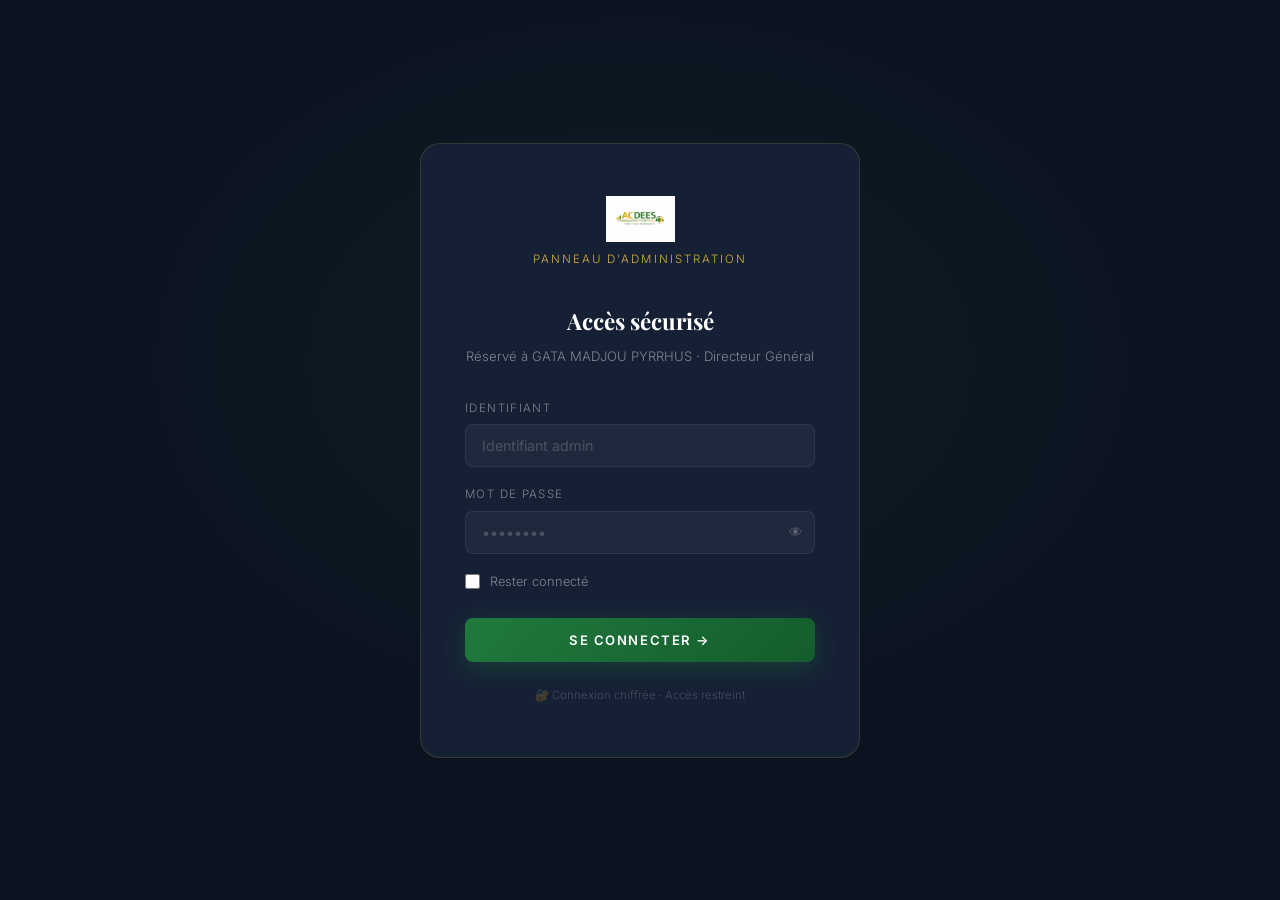
<file: admin.html>
<!DOCTYPE html>
<html lang="fr">
<head>
  <meta charset="UTF-8"/>
  <meta name="viewport" content="width=device-width, initial-scale=1.0"/>
  <title>Administration — ACDEES</title>
  <link href="https://fonts.googleapis.com/css2?family=Playfair+Display:ital,wght@0,600;0,700;1,400&family=Inter:wght@300;400;500;600&display=swap" rel="stylesheet"/>
  <style>
    *, *::before, *::after { box-sizing: border-box; margin: 0; padding: 0; }
    :root {
      --green: #1F7A3D; --green-dark: #155C2D; --green-glow: rgba(31,122,61,.18);
      --gold: #D4AF37; --gold-dim: #9B7E22; --gold-light: rgba(212,175,55,.15);
      --navy: #0B1320; --navy2: #111B2E; --surface: #162035; --surface2: #1C2840;
      --white: #FFFFFF; --border: rgba(255,255,255,.07); --border-green: rgba(31,122,61,.25);
      --border-gold: rgba(212,175,55,.18); --muted: rgba(255,255,255,.45);
      --red: #ef4444; --red-bg: rgba(239,68,68,.1);
    }
    html { scroll-behavior: smooth; }
    body { background: var(--navy); color: var(--white); font-family: 'Inter', sans-serif; font-weight: 300; line-height: 1.6; overflow-x: hidden; }

    /* ── LOGIN ── */
    #login-screen {
      min-height: 100vh; display: flex; align-items: center; justify-content: center;
      background: radial-gradient(ellipse 60% 60% at 50% 40%, rgba(31,122,61,.1), transparent 70%);
      padding: 20px;
    }
    .login-box {
      background: var(--surface); border: 1px solid var(--border-gold);
      border-radius: 20px; padding: 52px 44px; width: 100%; max-width: 440px;
      text-align: center;
    }
    .login-logo { display: flex; align-items: center; justify-content: center; gap: 12px; margin-bottom: 8px; }
    .logo-mark { width: 44px; height: 44px; background: linear-gradient(135deg, var(--green), var(--green-dark)); border-radius: 10px; display: flex; align-items: center; justify-content: center; font-family: 'Playfair Display', serif; font-weight: 700; font-size: 1rem; color: var(--gold); }
    .logo-text { font-family: 'Playfair Display', serif; font-size: 1.4rem; font-weight: 700; }
    .logo-text span { color: var(--gold); }
    .login-subtitle { font-size: .72rem; letter-spacing: .18em; text-transform: uppercase; color: var(--gold); margin-bottom: 36px; }
    .login-title { font-family: 'Playfair Display', serif; font-size: 1.4rem; margin-bottom: 6px; }
    .login-desc { font-size: .82rem; color: var(--muted); margin-bottom: 32px; }
    .form-group { margin-bottom: 18px; text-align: left; }
    .form-label { display: block; font-size: .72rem; letter-spacing: .12em; text-transform: uppercase; color: var(--muted); margin-bottom: 7px; }
    .form-input {
      width: 100%; background: rgba(255,255,255,.04); border: 1px solid var(--border);
      border-radius: 8px; color: var(--white); font-family: 'Inter', sans-serif;
      font-size: .9rem; padding: 12px 16px; outline: none; transition: border-color .3s;
    }
    .form-input:focus { border-color: var(--green); background: rgba(31,122,61,.06); }
    .form-input::placeholder { color: rgba(255,255,255,.2); }
    .btn-login { width: 100%; background: linear-gradient(135deg, var(--green), var(--green-dark)); color: var(--white); font-size: .82rem; font-weight: 600; letter-spacing: .12em; text-transform: uppercase; padding: 14px; border-radius: 8px; border: none; cursor: pointer; margin-top: 8px; font-family: 'Inter', sans-serif; transition: opacity .3s, transform .3s; box-shadow: 0 6px 24px rgba(31,122,61,.35); }
    .btn-login:hover { opacity: .88; transform: translateY(-2px); }
    .login-alert { background: var(--red-bg); border: 1px solid rgba(239,68,68,.25); color: #fca5a5; font-size: .82rem; padding: 12px 16px; border-radius: 8px; margin-bottom: 18px; display: none; text-align: left; }
    .login-shield { margin-top: 24px; font-size: .72rem; color: rgba(255,255,255,.2); display: flex; align-items: center; justify-content: center; gap: 6px; }
    .attempts-left { font-size: .72rem; color: rgba(255,255,255,.3); margin-top: 10px; }

    /* ── ADMIN LAYOUT ── */
    #admin-screen { display: none; min-height: 100vh; }

    .admin-sidebar {
      position: fixed; left: 0; top: 0; bottom: 0; width: 260px;
      background: var(--navy2); border-right: 1px solid var(--border);
      display: flex; flex-direction: column; z-index: 100;
      overflow-y: auto;
    }
    .sidebar-header { padding: 28px 24px 20px; border-bottom: 1px solid var(--border); }
    .sidebar-badge { font-size: .62rem; letter-spacing: .18em; text-transform: uppercase; background: rgba(212,175,55,.12); border: 1px solid var(--border-gold); color: var(--gold); padding: 3px 10px; border-radius: 100px; display: inline-block; margin-top: 8px; }

    .sidebar-nav { padding: 16px 12px; flex: 1; }
    .nav-section-label { font-size: .62rem; letter-spacing: .18em; text-transform: uppercase; color: rgba(255,255,255,.25); padding: 12px 12px 6px; }
    .nav-item {
      display: flex; align-items: center; gap: 12px; padding: 11px 14px;
      border-radius: 8px; cursor: pointer; font-size: .85rem; color: var(--muted);
      transition: all .25s; text-decoration: none; margin-bottom: 2px;
    }
    .nav-item:hover { background: rgba(255,255,255,.04); color: var(--white); }
    .nav-item.active { background: rgba(31,122,61,.15); color: var(--white); border: 1px solid var(--border-green); }
    .nav-item .nav-icon { width: 20px; text-align: center; font-size: 1rem; flex-shrink: 0; }
    .nav-badge { margin-left: auto; background: var(--green); color: var(--white); font-size: .62rem; font-weight: 600; padding: 2px 7px; border-radius: 100px; }

    .sidebar-footer { padding: 16px 20px; border-top: 1px solid var(--border); }
    .admin-user { display: flex; align-items: center; gap: 12px; margin-bottom: 12px; }
    .admin-avatar { width: 38px; height: 38px; border-radius: 50%; overflow: hidden; border: 2px solid var(--gold); flex-shrink: 0; }
    .admin-avatar img { width: 100%; height: 100%; object-fit: cover; }
    .admin-user-name { font-size: .85rem; font-weight: 500; }
    .admin-user-role { font-size: .68rem; color: var(--gold); }
    .btn-logout { width: 100%; background: rgba(239,68,68,.08); border: 1px solid rgba(239,68,68,.2); color: #fca5a5; font-size: .74rem; letter-spacing: .1em; text-transform: uppercase; padding: 9px; border-radius: 6px; cursor: pointer; font-family: 'Inter', sans-serif; transition: all .3s; }
    .btn-logout:hover { background: rgba(239,68,68,.15); }

    .admin-main { margin-left: 260px; min-height: 100vh; }
    .admin-topbar { background: var(--navy2); border-bottom: 1px solid var(--border); padding: 16px 36px; display: flex; align-items: center; justify-content: space-between; position: sticky; top: 0; z-index: 50; }
    .topbar-title { font-family: 'Playfair Display', serif; font-size: 1.1rem; }
    .topbar-actions { display: flex; gap: 10px; align-items: center; }
    .topbar-time { font-size: .75rem; color: var(--muted); }

    .admin-content { padding: 36px; }
    .admin-tab { display: none; }
    .admin-tab.active { display: block; }

    /* ── COMPONENTS ── */
    .grid-4 { display: grid; grid-template-columns: repeat(4,1fr); gap: 18px; margin-bottom: 32px; }
    .grid-3 { display: grid; grid-template-columns: repeat(3,1fr); gap: 18px; }
    .grid-2 { display: grid; grid-template-columns: 1fr 1fr; gap: 24px; }

    .stat-card { background: var(--surface); border: 1px solid var(--border); border-radius: 12px; padding: 22px; }
    .stat-card .s-val { font-family: 'Playfair Display', serif; font-size: 2rem; color: var(--gold); line-height: 1; }
    .stat-card .s-label { font-size: .75rem; color: var(--muted); margin-top: 6px; }
    .stat-card .s-trend { font-size: .72rem; color: #6ee7a0; margin-top: 4px; }
    .stat-card .s-trend.down { color: #fca5a5; }

    .card { background: var(--surface); border: 1px solid var(--border); border-radius: 12px; }
    .card-header { padding: 20px 24px; border-bottom: 1px solid var(--border); display: flex; align-items: center; justify-content: space-between; }
    .card-title { font-family: 'Playfair Display', serif; font-size: 1rem; }
    .card-body { padding: 24px; }

    .section-title { font-family: 'Playfair Display', serif; font-size: 1.4rem; margin-bottom: 6px; }
    .section-desc { font-size: .83rem; color: var(--muted); margin-bottom: 28px; }

    /* Form */
    .f-group { margin-bottom: 20px; }
    .f-label { display: block; font-size: .72rem; letter-spacing: .1em; text-transform: uppercase; color: var(--muted); margin-bottom: 7px; }
    .f-label .req { color: var(--gold); }
    .f-input, .f-select, .f-textarea {
      width: 100%; background: rgba(255,255,255,.04); border: 1px solid var(--border);
      border-radius: 8px; color: var(--white); font-family: 'Inter', sans-serif;
      font-size: .88rem; font-weight: 300; padding: 11px 14px; outline: none;
      transition: border-color .3s, background .3s;
    }
    .f-input:focus, .f-select:focus, .f-textarea:focus { border-color: var(--green); background: rgba(31,122,61,.05); }
    .f-input::placeholder, .f-textarea::placeholder { color: rgba(255,255,255,.2); }
    .f-select option { background: var(--navy2); }
    .f-textarea { resize: vertical; min-height: 100px; }
    .f-note { font-size: .73rem; color: rgba(255,255,255,.3); margin-top: 5px; }
    .f-row { display: grid; grid-template-columns: 1fr 1fr; gap: 18px; }
    .f-row-3 { display: grid; grid-template-columns: 1fr 1fr 1fr; gap: 16px; }

    .btn { display: inline-flex; align-items: center; gap: 8px; font-family: 'Inter', sans-serif; font-size: .8rem; font-weight: 500; letter-spacing: .1em; text-transform: uppercase; padding: 11px 22px; border-radius: 8px; border: none; cursor: pointer; transition: all .3s; }
    .btn-primary { background: var(--green); color: var(--white); }
    .btn-primary:hover { background: var(--green-dark); transform: translateY(-1px); }
    .btn-gold { background: var(--gold); color: var(--navy); }
    .btn-gold:hover { opacity: .88; }
    .btn-ghost { background: rgba(255,255,255,.05); color: var(--white); border: 1px solid var(--border); }
    .btn-ghost:hover { background: rgba(255,255,255,.08); }
    .btn-danger { background: var(--red-bg); color: #fca5a5; border: 1px solid rgba(239,68,68,.2); }
    .btn-danger:hover { background: rgba(239,68,68,.18); }
    .btn-sm { padding: 7px 14px; font-size: .72rem; }

    /* Table */
    .admin-table { width: 100%; border-collapse: collapse; }
    .admin-table thead tr { border-bottom: 1px solid var(--border); }
    .admin-table th { text-align: left; padding: 10px 14px; font-size: .68rem; letter-spacing: .14em; text-transform: uppercase; color: rgba(255,255,255,.3); font-weight: 400; }
    .admin-table tbody tr { border-bottom: 1px solid rgba(255,255,255,.04); transition: background .2s; }
    .admin-table tbody tr:hover { background: rgba(255,255,255,.02); }
    .admin-table td { padding: 14px; font-size: .84rem; color: var(--muted); vertical-align: middle; }
    .admin-table td:first-child { color: var(--white); }

    .pill { font-size: .65rem; letter-spacing: .1em; text-transform: uppercase; padding: 4px 12px; border-radius: 100px; }
    .pill-green { background: rgba(31,122,61,.2); color: #6ee7a0; border: 1px solid rgba(110,231,160,.2); }
    .pill-gold { background: rgba(212,175,55,.12); color: var(--gold); border: 1px solid var(--border-gold); }
    .pill-gray { background: rgba(255,255,255,.05); color: rgba(255,255,255,.4); border: 1px solid var(--border); }
    .pill-red { background: var(--red-bg); color: #fca5a5; border: 1px solid rgba(239,68,68,.2); }

    /* Toast */
    .toast { position: fixed; bottom: 28px; right: 28px; z-index: 999; background: var(--surface); border: 1px solid var(--border-green); border-radius: 10px; padding: 14px 20px; font-size: .84rem; display: flex; align-items: center; gap: 10px; box-shadow: 0 8px 32px rgba(0,0,0,.4); transform: translateY(80px); opacity: 0; transition: all .4s cubic-bezier(.16,1,.3,1); max-width: 340px; }
    .toast.show { transform: none; opacity: 1; }
    .toast.error { border-color: rgba(239,68,68,.3); }
    .toast-icon { font-size: 1.1rem; flex-shrink: 0; }

    /* Toggle switch */
    .toggle-wrap { display: flex; align-items: center; gap: 12px; }
    .toggle { position: relative; width: 44px; height: 24px; flex-shrink: 0; }
    .toggle input { opacity: 0; width: 0; height: 0; }
    .toggle-slider { position: absolute; inset: 0; background: rgba(255,255,255,.1); border-radius: 100px; cursor: pointer; transition: .3s; }
    .toggle-slider::before { content: ''; position: absolute; width: 18px; height: 18px; background: white; border-radius: 50%; bottom: 3px; left: 3px; transition: .3s; }
    input:checked + .toggle-slider { background: var(--green); }
    input:checked + .toggle-slider::before { transform: translateX(20px); }
    .toggle-label { font-size: .85rem; color: var(--muted); }

    /* Rich text area */
    .rich-toolbar { background: rgba(255,255,255,.04); border: 1px solid var(--border); border-bottom: none; border-radius: 8px 8px 0 0; padding: 8px 12px; display: flex; gap: 6px; flex-wrap: wrap; }
    .rich-btn { background: rgba(255,255,255,.06); border: 1px solid var(--border); color: rgba(255,255,255,.6); font-size: .78rem; padding: 4px 10px; border-radius: 4px; cursor: pointer; font-family: 'Inter', sans-serif; transition: all .2s; }
    .rich-btn:hover { background: rgba(31,122,61,.15); color: var(--white); border-color: var(--border-green); }
    .rich-area { border-radius: 0 0 8px 8px !important; border-top: none !important; }

    /* Image upload */
    .img-upload {
      border: 2px dashed rgba(255,255,255,.1); border-radius: 10px;
      padding: 32px; text-align: center; cursor: pointer;
      transition: all .3s;
    }
    .img-upload:hover { border-color: var(--green); background: rgba(31,122,61,.05); }
    .img-upload-icon { font-size: 2.5rem; margin-bottom: 10px; }
    .img-upload-text { font-size: .83rem; color: var(--muted); }
    .img-preview { width: 120px; height: 120px; border-radius: 10px; object-fit: cover; border: 2px solid var(--border-green); display: none; margin: 10px auto 0; }

    /* Alert */
    .alert { padding: 12px 16px; border-radius: 8px; font-size: .83rem; margin-bottom: 16px; display: none; }
    .alert-ok { background: rgba(31,122,61,.15); border: 1px solid var(--border-green); color: #6ee7a0; }
    .alert-err { background: var(--red-bg); border: 1px solid rgba(239,68,68,.2); color: #fca5a5; }

    /* Notification dot */
    .notif-dot { width: 8px; height: 8px; background: var(--red); border-radius: 50%; display: inline-block; margin-left: 4px; }

    /* Color picker */
    .color-row { display: flex; align-items: center; gap: 12px; }
    .color-row input[type=color] { width: 44px; height: 36px; border: 1px solid var(--border); border-radius: 6px; background: none; cursor: pointer; padding: 2px; }

    /* Progress */
    .progress-bar { background: rgba(255,255,255,.06); border-radius: 100px; height: 6px; overflow: hidden; }
    .progress-fill { height: 100%; background: linear-gradient(to right, var(--green), var(--gold)); border-radius: 100px; transition: width .5s; }

    @media(max-width:900px) {
      .admin-sidebar { width: 220px; }
      .admin-main { margin-left: 220px; }
      .admin-content { padding: 20px; }
      .grid-4 { grid-template-columns: 1fr 1fr; }
      .f-row, .f-row-3 { grid-template-columns: 1fr; }
    }
  </style>
</head>
<body>

<!-- ══════════════════════════════════════
     LOGIN SCREEN
══════════════════════════════════════ -->
<div id="login-screen">
  <div class="login-box">
    <div class="login-logo">
      <img src="logo.png" alt="ACDEES" style="height:46px;width:auto;object-fit:contain;"/>
    </div>
    <div class="login-subtitle">Panneau d'administration</div>
    <h2 class="login-title" style="margin-top:24px;">Accès sécurisé</h2>
    <p class="login-desc">Réservé à GATA MADJOU PYRRHUS · Directeur Général</p>

    <div class="login-alert" id="login-alert"></div>
    <div id="locked-msg" style="display:none;background:rgba(239,68,68,.1);border:1px solid rgba(239,68,68,.2);color:#fca5a5;padding:14px;border-radius:8px;margin-bottom:16px;font-size:.83rem;">🔒 Compte temporairement bloqué. Réessayez dans <span id="countdown">60</span>s.</div>

    <div class="form-group">
      <label class="form-label">Identifiant</label>
      <input class="form-input" type="text" id="l-user" placeholder="Identifiant admin" autocomplete="off"/>
    </div>
    <div class="form-group">
      <label class="form-label">Mot de passe</label>
      <div style="position:relative;">
        <input class="form-input" type="password" id="l-pass" placeholder="••••••••" autocomplete="off" onkeydown="if(event.key==='Enter')doLogin()"/>
        <button onclick="togglePass()" style="position:absolute;right:12px;top:50%;transform:translateY(-50%);background:none;border:none;color:rgba(255,255,255,.3);cursor:pointer;font-size:.85rem;" id="pass-eye">👁</button>
      </div>
    </div>
    <div class="form-group" style="display:flex;align-items:center;gap:10px;">
      <input type="checkbox" id="remember" style="accent-color:var(--green);width:15px;height:15px;"/>
      <label for="remember" style="font-size:.8rem;color:var(--muted);cursor:pointer;">Rester connecté</label>
    </div>
    <button class="btn-login" onclick="doLogin()">Se connecter →</button>
    <div class="attempts-left" id="attempts-msg"></div>
    <div class="login-shield">🔐 Connexion chiffrée · Accès restreint</div>
  </div>
</div>

<!-- ══════════════════════════════════════
     ADMIN SCREEN
══════════════════════════════════════ -->
<div id="admin-screen">

  <!-- SIDEBAR -->
  <div class="admin-sidebar">
    <div class="sidebar-header">
      <div class="login-logo" style="justify-content:flex-start;">
        <img src="logo.png" alt="ACDEES" style="height:46px;width:auto;object-fit:contain;"/>
      </div>
      <div class="sidebar-badge">⚙️ Admin Panel</div>
    </div>

    <nav class="sidebar-nav">
      <div class="nav-section-label">Général</div>
      <a class="nav-item active" onclick="showTab('dashboard',this)"><span class="nav-icon">📊</span> Tableau de bord</a>
      <a class="nav-item" onclick="showTab('site-info',this)"><span class="nav-icon">🌐</span> Infos du site</a>

      <div class="nav-section-label" style="margin-top:8px;">Contenu</div>
      <a class="nav-item" onclick="showTab('fondateur',this)"><span class="nav-icon">👤</span> Fondateur & Équipe</a>
      <a class="nav-item" onclick="showTab('services-admin',this)"><span class="nav-icon">🏛️</span> Services</a>
      <a class="nav-item" onclick="showTab('formations-admin',this)"><span class="nav-icon">🎓</span> Formations & Liens</a>
      <a class="nav-item" onclick="showTab('temoignages',this)"><span class="nav-icon">⭐</span> Témoignages</a>
      <a class="nav-item" onclick="showTab('blog-admin',this)"><span class="nav-icon">📝</span> Blog & Articles</a>
      <a class="nav-item" onclick="showTab('stats-admin',this)"><span class="nav-icon">📈</span> Chiffres clés</a>

      <div class="nav-section-label" style="margin-top:8px;">Demandes</div>
      <a class="nav-item" onclick="showTab('rdv-admin',this)"><span class="nav-icon">📅</span> Rendez-vous <span class="nav-badge" id="rdv-badge">0</span></a>
      <a class="nav-item" onclick="showTab('devis-admin',this)"><span class="nav-icon">📋</span> Devis <span class="nav-badge" id="devis-badge">0</span></a>
      <a class="nav-item" onclick="showTab('contacts-admin',this)"><span class="nav-icon">💬</span> Messages <span class="nav-badge" id="msg-badge">0</span></a>

      <div class="nav-section-label" style="margin-top:8px;">Paramètres</div>
      <a class="nav-item" onclick="showTab('securite',this)"><span class="nav-icon">🔐</span> Sécurité & Accès</a>
      <a class="nav-item" onclick="showTab('apparence',this)"><span class="nav-icon">🎨</span> Apparence</a>
    </nav>

    <div class="sidebar-footer">
      <div class="admin-user">
        <div class="admin-avatar"><img src="fondateur.png" alt="GMP" onerror="this.style.display='none'"/></div>
        <div><div class="admin-user-name">G. M. PYRRHUS</div><div class="admin-user-role">Directeur Général</div></div>
      </div>
      <button class="btn-logout" onclick="doLogout()">🚪 Déconnexion</button>
    </div>
  </div>

  <!-- MAIN -->
  <div class="admin-main">
    <div class="admin-topbar">
      <div class="topbar-title" id="topbar-title">Tableau de bord</div>
      <div class="topbar-actions">
        <span class="topbar-time" id="live-time"></span>
        <a href="index.html" target="_blank" class="btn btn-ghost btn-sm">🌐 Voir le site</a>
      </div>
    </div>

    <div class="admin-content">

      <!-- ── DASHBOARD ── -->
      <div class="admin-tab active" id="tab-dashboard">
        <div class="grid-4">
          <div class="stat-card"><div class="s-val" id="d-rdv">0</div><div class="s-label">Demandes de RDV</div><div class="s-trend">↑ Nouvelles demandes</div></div>
          <div class="stat-card"><div class="s-val" id="d-devis">0</div><div class="s-label">Devis reçus</div><div class="s-trend">↑ Ce mois</div></div>
          <div class="stat-card"><div class="s-val" id="d-msgs">0</div><div class="s-label">Messages reçus</div><div class="s-trend">À traiter</div></div>
          <div class="stat-card"><div class="s-val" id="d-formations">0</div><div class="s-label">Formations publiées</div><div class="s-trend">Liens Chariow actifs</div></div>
        </div>

        <div class="grid-2">
          <div class="card">
            <div class="card-header"><span class="card-title">Dernières demandes de RDV</span><button class="btn btn-ghost btn-sm" onclick="showTab('rdv-admin',null)">Voir tout</button></div>
            <div class="card-body"><div id="dash-rdv-list"><p style="color:var(--muted);font-size:.83rem;">Aucune demande pour le moment.</p></div></div>
          </div>
          <div class="card">
            <div class="card-header"><span class="card-title">Derniers devis</span><button class="btn btn-ghost btn-sm" onclick="showTab('devis-admin',null)">Voir tout</button></div>
            <div class="card-body"><div id="dash-devis-list"><p style="color:var(--muted);font-size:.83rem;">Aucun devis pour le moment.</p></div></div>
          </div>
        </div>

        <div class="card" style="margin-top:24px;">
          <div class="card-header"><span class="card-title">⚡ Actions rapides</span></div>
          <div class="card-body" style="display:flex;gap:12px;flex-wrap:wrap;">
            <button class="btn btn-primary" onclick="showTab('formations-admin',null)">🎓 Gérer les formations</button>
            <button class="btn btn-gold" onclick="showTab('fondateur',null)">👤 Mettre à jour mon profil</button>
            <button class="btn btn-ghost" onclick="showTab('temoignages',null)">⭐ Ajouter un témoignage</button>
            <button class="btn btn-ghost" onclick="showTab('blog-admin',null)">📝 Écrire un article</button>
            <button class="btn btn-ghost" onclick="showTab('stats-admin',null)">📈 Modifier les chiffres</button>
          </div>
        </div>
      </div>

      <!-- ── INFOS SITE ── -->
      <div class="admin-tab" id="tab-site-info">
        <div class="section-title">Informations du site</div>
        <div class="section-desc">Ces informations apparaissent dans le footer, les pages de contact et les métadonnées.</div>
        <div class="card">
          <div class="card-body">
            <div id="alert-site" class="alert"></div>
            <div class="f-row">
              <div class="f-group"><label class="f-label">Nom de l'entreprise</label><input class="f-input" id="si-nom" value="ACDEES"/></div>
              <div class="f-group"><label class="f-label">Slogan</label><input class="f-input" id="si-slogan" value="Transformons votre vision en une entreprise structurée, performante et rentable."/></div>
            </div>
            <div class="f-row">
              <div class="f-group"><label class="f-label">Téléphone principal</label><input class="f-input" id="si-tel1" value="+225 07 11 61 54 39"/></div>
              <div class="f-group"><label class="f-label">Téléphone secondaire</label><input class="f-input" id="si-tel2" value="+225 01 71 01 61 41"/></div>
            </div>
            <div class="f-row">
              <div class="f-group"><label class="f-label">Email</label><input class="f-input" id="si-email" value="contact@acdees.ci"/></div>
              <div class="f-group"><label class="f-label">Adresse</label><input class="f-input" id="si-adresse" value="Abidjan, Côte d'Ivoire"/></div>
            </div>
            <div class="f-row">
              <div class="f-group"><label class="f-label">WhatsApp (lien wa.me)</label><input class="f-input" id="si-wa" value="https://wa.me/2250711615439"/></div>
              <div class="f-group"><label class="f-label">LinkedIn</label><input class="f-input" id="si-li" value="https://linkedin.com"/></div>
            </div>
            <div class="f-row">
              <div class="f-group"><label class="f-label">Facebook</label><input class="f-input" id="si-fb" placeholder="https://facebook.com/acdees"/></div>
              <div class="f-group"><label class="f-label">Instagram</label><input class="f-input" id="si-ig" placeholder="https://instagram.com/acdees"/></div>
            </div>
            <div style="display:flex;gap:12px;margin-top:8px;">
              <button class="btn btn-primary" onclick="saveSiteInfo()">💾 Enregistrer</button>
            </div>
          </div>
        </div>
      </div>

      <!-- ── FONDATEUR ── -->
      <div class="admin-tab" id="tab-fondateur">
        <div class="section-title">Fondateur & Profil public</div>
        <div class="section-desc">Ces informations s'affichent sur la page À propos et dans l'espace client.</div>
        <div class="card">
          <div class="card-body">
            <div id="alert-fondateur" class="alert"></div>
            <div class="grid-2" style="align-items:start;">
              <div>
                <div class="f-row">
                  <div class="f-group"><label class="f-label">Prénom <span class="req">*</span></label><input class="f-input" id="f-prenom" value="GATA MADJOU"/></div>
                  <div class="f-group"><label class="f-label">Nom <span class="req">*</span></label><input class="f-input" id="f-nom" value="PYRRHUS"/></div>
                </div>
                <div class="f-group"><label class="f-label">Titre / Rôle</label><input class="f-input" id="f-titre" value="CEO & Directeur Stratégique · ACDEES"/></div>
                <div class="f-group"><label class="f-label">Bio courte (affiché sous photo)</label><textarea class="f-textarea" id="f-bio-short" rows="2">Expert en conseil stratégique, digitalisation et transformation organisationnelle. Passionné par l'entrepreneuriat africain.</textarea></div>
                <div class="f-group"><label class="f-label">Citation / Mot du fondateur</label><textarea class="f-textarea" id="f-citation" rows="2">"Transformons votre vision en une entreprise structurée, performante et rentable. C'est plus qu'un slogan — c'est notre engagement quotidien."</textarea></div>
                <div class="f-group"><label class="f-label">Biographie longue (page à propos)</label>
                  <div class="rich-toolbar">
                    <button class="rich-btn" onclick="insertTag('f-bio','**','**')"><b>G</b></button>
                    <button class="rich-btn" onclick="insertTag('f-bio','_','_')"><i>I</i></button>
                    <button class="rich-btn" onclick="insertTag('f-bio','\n• ','')">Liste</button>
                  </div>
                  <textarea class="f-textarea rich-area" id="f-bio" rows="6">L'idée d'ACDEES est née d'une frustration constructive. J'ai observé pendant des années des entrepreneurs talentueux, des idées brillantes, des marchés immenses — et pourtant, des entreprises qui stagnaient ou échouaient faute de structure, de méthode et d'outils adaptés.</textarea>
                </div>
                <div class="f-group"><label class="f-label">LinkedIn personnel</label><input class="f-input" id="f-linkedin" placeholder="https://linkedin.com/in/..."/></div>
              </div>
              <div>
                <div class="f-group"><label class="f-label">Photo de profil actuelle</label>
                  <div style="text-align:center;padding:20px;background:rgba(255,255,255,.03);border:1px solid var(--border);border-radius:10px;">
                    <img src="fondateur.png" id="founder-preview" style="width:140px;height:140px;border-radius:50%;object-fit:cover;border:3px solid var(--gold);display:block;margin:0 auto 14px;"/>
                    <div style="font-size:.85rem;font-weight:500;" id="founder-name-preview">GATA MADJOU PYRRHUS</div>
                    <div style="font-size:.72rem;color:var(--gold);margin-top:4px;">CEO & Directeur Stratégique</div>
                  </div>
                </div>
                <div class="f-group"><label class="f-label">Remplacer la photo</label>
                  <div class="img-upload" onclick="document.getElementById('founder-file').click()">
                    <div class="img-upload-icon">📷</div>
                    <div class="img-upload-text">Cliquer pour choisir une photo<br/><span style="font-size:.72rem;color:rgba(255,255,255,.25);">JPG, PNG · Max 2 MB</span></div>
                  </div>
                  <input type="file" id="founder-file" accept="image/*" style="display:none;" onchange="previewFounderPhoto(this)"/>
                </div>
              </div>
            </div>
            <div style="display:flex;gap:12px;margin-top:16px;">
              <button class="btn btn-primary" onclick="saveFondateur()">💾 Enregistrer le profil</button>
              <button class="btn btn-ghost" onclick="previewPage('apropos.html')">👁 Voir la page À propos</button>
            </div>
          </div>
        </div>
      </div>

      <!-- ── SERVICES ── -->
      <div class="admin-tab" id="tab-services-admin">
        <div class="section-title">Gestion des services</div>
        <div class="section-desc">Modifier les titres, descriptions et statuts de vos 8 services.</div>
        <div id="services-list"></div>
        <button class="btn btn-primary" onclick="saveServices()" style="margin-top:20px;">💾 Enregistrer tous les services</button>
      </div>

      <!-- ── FORMATIONS ── -->
      <div class="admin-tab" id="tab-formations-admin">
        <div class="section-title">Formations & Liens Chariow</div>
        <div class="section-desc">Gérez vos formations et entrez les liens Chariow. Les visiteurs seront redirigés automatiquement.</div>
        <div id="alert-forma" class="alert"></div>

        <div class="card" style="margin-bottom:24px;">
          <div class="card-header"><span class="card-title">➕ Ajouter une formation</span></div>
          <div class="card-body">
            <div class="f-row">
              <div class="f-group"><label class="f-label">Titre <span class="req">*</span></label><input class="f-input" id="nf-title" placeholder="Nom de la formation"/></div>
              <div class="f-group"><label class="f-label">Catégorie</label>
                <select class="f-select" id="nf-cat">
                  <option value="ia">Intelligence Artificielle</option>
                  <option value="marketing">Marketing</option>
                  <option value="entrepreneuriat">Entrepreneuriat</option>
                  <option value="vente">Vente</option>
                  <option value="leadership">Leadership</option>
                  <option value="communication">Communication</option>
                </select>
              </div>
            </div>
            <div class="f-group"><label class="f-label">Description</label><textarea class="f-textarea" id="nf-desc" rows="2" placeholder="Décrivez la formation..."></textarea></div>
            <div class="f-row-3">
              <div class="f-group"><label class="f-label">Prix (ex: 75 000 FCFA)</label><input class="f-input" id="nf-prix" placeholder="75 000 FCFA"/></div>
              <div class="f-group"><label class="f-label">Durée</label><input class="f-input" id="nf-duree" placeholder="6h de contenu"/></div>
              <div class="f-group"><label class="f-label">Niveau</label>
                <select class="f-select" id="nf-niveau">
                  <option>Débutant</option><option>Intermédiaire</option><option>Avancé</option><option>Tous niveaux</option>
                </select>
              </div>
            </div>
            <div class="f-group"><label class="f-label">🔗 Lien Chariow <span class="req">*</span></label><input class="f-input" id="nf-link" placeholder="https://chariow.com/formation/..."/><div class="f-note">URL complète vers la formation sur la plateforme Chariow</div></div>
            <div class="f-row">
              <div class="f-group"><label class="f-label">Modules</label><input class="f-input" id="nf-modules" placeholder="8 modules"/></div>
              <div class="f-group" style="display:flex;align-items:flex-end;padding-bottom:4px;">
                <div class="toggle-wrap">
                  <label class="toggle"><input type="checkbox" id="nf-popular"/><span class="toggle-slider"></span></label>
                  <span class="toggle-label">Marquer comme "Populaire ⭐"</span>
                </div>
              </div>
            </div>
            <button class="btn btn-primary" onclick="addFormation()">➕ Ajouter la formation</button>
          </div>
        </div>

        <div class="card">
          <div class="card-header"><span class="card-title">Formations existantes — Liens Chariow</span><span id="forma-count" style="font-size:.75rem;color:var(--muted);">12 formations</span></div>
          <div class="card-body">
            <div id="formations-table-wrap"></div>
          </div>
        </div>
      </div>

      <!-- ── TÉMOIGNAGES ── -->
      <div class="admin-tab" id="tab-temoignages">
        <div class="section-title">Témoignages clients</div>
        <div class="section-desc">Ajoutez, modifiez ou supprimez les avis de vos clients. Ils s'affichent sur la page d'accueil.</div>
        <div class="card" style="margin-bottom:24px;">
          <div class="card-header"><span class="card-title">➕ Nouveau témoignage</span></div>
          <div class="card-body">
            <div id="alert-testi" class="alert"></div>
            <div class="f-row">
              <div class="f-group"><label class="f-label">Nom du client <span class="req">*</span></label><input class="f-input" id="t-nom" placeholder="Konan Didier"/></div>
              <div class="f-group"><label class="f-label">Rôle / Entreprise</label><input class="f-input" id="t-role" placeholder="CEO — Mon Entreprise"/></div>
            </div>
            <div class="f-group"><label class="f-label">Témoignage <span class="req">*</span></label><textarea class="f-textarea" id="t-texte" rows="3" placeholder="Le témoignage du client..."></textarea></div>
            <div class="f-row">
              <div class="f-group"><label class="f-label">Note</label>
                <select class="f-select" id="t-note"><option>★★★★★</option><option>★★★★</option><option>★★★</option></select>
              </div>
              <div class="f-group" style="display:flex;align-items:flex-end;padding-bottom:4px;">
                <div class="toggle-wrap">
                  <label class="toggle"><input type="checkbox" id="t-visible" checked/><span class="toggle-slider"></span></label>
                  <span class="toggle-label">Visible sur le site</span>
                </div>
              </div>
            </div>
            <button class="btn btn-primary" onclick="addTemoignage()">➕ Ajouter le témoignage</button>
          </div>
        </div>
        <div class="card">
          <div class="card-header"><span class="card-title">Témoignages publiés</span></div>
          <div class="card-body"><div id="testi-list"></div></div>
        </div>
      </div>

      <!-- ── BLOG ── -->
      <div class="admin-tab" id="tab-blog-admin">
        <div class="section-title">Blog & Articles</div>
        <div class="section-desc">Rédigez et publiez vos articles. Ils apparaissent sur la page Blog.</div>
        <div class="card" style="margin-bottom:24px;">
          <div class="card-header"><span class="card-title">✍️ Nouvel article</span></div>
          <div class="card-body">
            <div id="alert-blog" class="alert"></div>
            <div class="f-group"><label class="f-label">Titre de l'article <span class="req">*</span></label><input class="f-input" id="b-titre" placeholder="Comment l'IA va transformer votre entreprise..."/></div>
            <div class="f-row">
              <div class="f-group"><label class="f-label">Catégorie</label>
                <select class="f-select" id="b-cat">
                  <option value="digital">Digitalisation</option><option value="ia">Intelligence Artificielle</option>
                  <option value="marketing">Marketing</option><option value="entrepreneuriat">Entrepreneuriat</option>
                  <option value="leadership">Leadership</option><option value="productivite">Productivité</option>
                </select>
              </div>
              <div class="f-group"><label class="f-label">Temps de lecture</label><input class="f-input" id="b-temps" placeholder="5 min"/></div>
            </div>
            <div class="f-group"><label class="f-label">Résumé / Introduction <span class="req">*</span></label><textarea class="f-textarea" id="b-desc" rows="2" placeholder="Introduction courte qui apparaît dans la liste des articles..."></textarea></div>
            <div class="f-group"><label class="f-label">Contenu complet de l'article</label>
              <div class="rich-toolbar">
                <button class="rich-btn" onclick="insertTag('b-contenu','## ','')">H2</button>
                <button class="rich-btn" onclick="insertTag('b-contenu','### ','')">H3</button>
                <button class="rich-btn" onclick="insertTag('b-contenu','**','**')"><b>G</b></button>
                <button class="rich-btn" onclick="insertTag('b-contenu','_','_')"><i>I</i></button>
                <button class="rich-btn" onclick="insertTag('b-contenu','\n• ','')">• Liste</button>
                <button class="rich-btn" onclick="insertTag('b-contenu','\n> ','')">Citation</button>
              </div>
              <textarea class="f-textarea rich-area" id="b-contenu" rows="10" placeholder="Rédigez le contenu complet de votre article ici..."></textarea>
            </div>
            <div class="f-row">
              <div class="f-group" style="display:flex;align-items:flex-end;padding-bottom:4px;">
                <div class="toggle-wrap">
                  <label class="toggle"><input type="checkbox" id="b-featured"/><span class="toggle-slider"></span></label>
                  <span class="toggle-label">Article à la une</span>
                </div>
              </div>
              <div class="f-group" style="display:flex;align-items:flex-end;padding-bottom:4px;">
                <div class="toggle-wrap">
                  <label class="toggle"><input type="checkbox" id="b-publie" checked/><span class="toggle-slider"></span></label>
                  <span class="toggle-label">Publier immédiatement</span>
                </div>
              </div>
            </div>
            <button class="btn btn-primary" onclick="addArticle()">📢 Publier l'article</button>
          </div>
        </div>
        <div class="card">
          <div class="card-header"><span class="card-title">Articles publiés</span></div>
          <div class="card-body"><div id="articles-list"></div></div>
        </div>
      </div>

      <!-- ── STATS ── -->
      <div class="admin-tab" id="tab-stats-admin">
        <div class="section-title">Chiffres clés</div>
        <div class="section-desc">Ces chiffres s'affichent sur la page d'accueil et la page À propos.</div>
        <div class="card">
          <div class="card-body">
            <div id="alert-stats" class="alert"></div>
            <div class="f-row">
              <div class="f-group"><label class="f-label">Entreprises accompagnées</label><input class="f-input" id="st-entreprises" value="100" type="number"/><div class="f-note">Affiché : "+100 entreprises"</div></div>
              <div class="f-group"><label class="f-label">Heures de conseil</label><input class="f-input" id="st-heures" value="500" type="number"/><div class="f-note">Affiché : "+500h de conseil"</div></div>
            </div>
            <div class="f-row">
              <div class="f-group"><label class="f-label">Taux de satisfaction (%)</label><input class="f-input" id="st-satisfaction" value="95" type="number" min="0" max="100"/><div class="f-note">Affiché : "95%"</div></div>
              <div class="f-group"><label class="f-label">Projets digitaux réalisés</label><input class="f-input" id="st-projets" value="50" type="number"/><div class="f-note">Affiché : "+50 projets"</div></div>
            </div>
            <div style="display:flex;gap:12px;margin-top:8px;">
              <button class="btn btn-primary" onclick="saveStats()">💾 Enregistrer les chiffres</button>
            </div>
          </div>
        </div>
      </div>

      <!-- ── RDV ── -->
      <div class="admin-tab" id="tab-rdv-admin">
        <div class="section-title">Demandes de rendez-vous</div>
        <div class="section-desc">Toutes les demandes reçues via le formulaire de diagnostic.</div>
        <div class="card">
          <div class="card-body">
            <div id="rdv-table-wrap"><p style="color:var(--muted);font-size:.84rem;">Aucune demande de rendez-vous pour le moment.</p></div>
          </div>
        </div>
      </div>

      <!-- ── DEVIS ── -->
      <div class="admin-tab" id="tab-devis-admin">
        <div class="section-title">Demandes de devis</div>
        <div class="section-desc">Toutes les demandes de devis reçues.</div>
        <div class="card">
          <div class="card-body">
            <div id="devis-table-wrap"><p style="color:var(--muted);font-size:.84rem;">Aucune demande de devis pour le moment.</p></div>
          </div>
        </div>
      </div>

      <!-- ── MESSAGES ── -->
      <div class="admin-tab" id="tab-contacts-admin">
        <div class="section-title">Messages de contact</div>
        <div class="section-desc">Tous les messages reçus via le formulaire de contact.</div>
        <div class="card">
          <div class="card-body">
            <div id="msgs-table-wrap"><p style="color:var(--muted);font-size:.84rem;">Aucun message pour le moment.</p></div>
          </div>
        </div>
      </div>

      <!-- ── SÉCURITÉ ── -->
      <div class="admin-tab" id="tab-securite">
        <div class="section-title">Sécurité & Accès</div>
        <div class="section-desc">Modifiez vos identifiants de connexion à l'administration.</div>
        <div class="card">
          <div class="card-body">
            <div id="alert-secu" class="alert"></div>
            <div class="f-group"><label class="f-label">Nouvel identifiant</label><input class="f-input" id="new-user" placeholder="Nouvel identifiant"/></div>
            <div class="f-group"><label class="f-label">Mot de passe actuel <span class="req">*</span></label><input class="f-input" type="password" id="old-pass" placeholder="••••••••"/></div>
            <div class="f-row">
              <div class="f-group"><label class="f-label">Nouveau mot de passe</label><input class="f-input" type="password" id="new-pass" placeholder="Minimum 8 caractères"/></div>
              <div class="f-group"><label class="f-label">Confirmer le nouveau mot de passe</label><input class="f-input" type="password" id="confirm-pass" placeholder="Répéter le mot de passe"/></div>
            </div>
            <div style="background:rgba(212,175,55,.06);border:1px solid var(--border-gold);border-radius:10px;padding:16px;margin-bottom:20px;">
              <div style="font-size:.75rem;color:var(--gold);font-weight:500;margin-bottom:8px;">⚠️ Conseils de sécurité</div>
              <ul style="font-size:.78rem;color:var(--muted);line-height:1.8;padding-left:16px;">
                <li>Utilisez au moins 10 caractères avec majuscules, chiffres et symboles</li>
                <li>Ne partagez jamais vos identifiants</li>
                <li>Changez votre mot de passe régulièrement</li>
              </ul>
            </div>
            <button class="btn btn-primary" onclick="changeCredentials()">🔐 Mettre à jour les identifiants</button>
          </div>
        </div>

        <div class="card" style="margin-top:24px;">
          <div class="card-header"><span class="card-title">Historique des connexions</span></div>
          <div class="card-body">
            <div id="login-history"></div>
          </div>
        </div>
      </div>

      <!-- ── APPARENCE ── -->
      <div class="admin-tab" id="tab-apparence">
        <div class="section-title">Apparence du site</div>
        <div class="section-desc">Personnalisez les couleurs et l'aspect visuel de votre site.</div>
        <div class="card">
          <div class="card-body">
            <div id="alert-app" class="alert"></div>
            <div class="f-row">
              <div class="f-group"><label class="f-label">Couleur principale (Vert)</label><div class="color-row"><input type="color" id="c-green" value="#1F7A3D"/><input class="f-input" id="c-green-hex" value="#1F7A3D" style="flex:1;" oninput="syncColor('c-green','c-green-hex')"/></div></div>
              <div class="f-group"><label class="f-label">Couleur secondaire (Or)</label><div class="color-row"><input type="color" id="c-gold" value="#D4AF37"/><input class="f-input" id="c-gold-hex" value="#D4AF37" style="flex:1;" oninput="syncColor('c-gold','c-gold-hex')"/></div></div>
            </div>
            <div class="f-row">
              <div class="f-group"><label class="f-label">Fond sombre</label><div class="color-row"><input type="color" id="c-navy" value="#0B1320"/><input class="f-input" id="c-navy-hex" value="#0B1320" style="flex:1;"/></div></div>
              <div class="f-group"><label class="f-label">Surface</label><div class="color-row"><input type="color" id="c-surface" value="#162035"/><input class="f-input" id="c-surface-hex" value="#162035" style="flex:1;"/></div></div>
            </div>
            <div style="background:rgba(255,255,255,.03);border:1px solid var(--border);border-radius:10px;padding:20px;margin-bottom:20px;">
              <div style="font-size:.78rem;color:var(--muted);margin-bottom:12px;">Aperçu des couleurs :</div>
              <div style="display:flex;gap:10px;flex-wrap:wrap;">
                <div style="width:60px;height:36px;border-radius:6px;background:#1F7A3D;display:flex;align-items:center;justify-content:center;font-size:.65rem;color:white;">Vert</div>
                <div style="width:60px;height:36px;border-radius:6px;background:#D4AF37;display:flex;align-items:center;justify-content:center;font-size:.65rem;color:#0B1320;">Or</div>
                <div style="width:60px;height:36px;border-radius:6px;background:#0B1320;display:flex;align-items:center;justify-content:center;font-size:.65rem;color:white;border:1px solid rgba(255,255,255,.1);">Fond</div>
                <div style="width:60px;height:36px;border-radius:6px;background:#162035;display:flex;align-items:center;justify-content:center;font-size:.65rem;color:white;">Surface</div>
              </div>
            </div>
            <button class="btn btn-primary" onclick="saveAppearance()">💾 Appliquer les couleurs</button>
          </div>
        </div>
      </div>

    </div><!-- /admin-content -->
  </div><!-- /admin-main -->
</div><!-- /admin-screen -->

<div id="toast" class="toast"><span class="toast-icon" id="toast-icon">✅</span><span id="toast-msg"></span></div>

<script>
// ══════════════════════════════════════════
// CONFIGURATION — CHANGER ICI
// ══════════════════════════════════════════
const ADMIN_CONFIG = {
  defaultUser: 'gata.pyrrhus',
  defaultPass: 'ACDEES@2025!',
  maxAttempts: 5,
  lockDuration: 60 // secondes
};

// ── STORAGE KEYS ──
const KEYS = {
  creds: 'acdees_admin_creds',
  session: 'acdees_admin_session',
  siteInfo: 'acdees_site_info',
  fondateur: 'acdees_fondateur',
  stats: 'acdees_stats',
  formations: 'acdees_formations',
  temoignages: 'acdees_temoignages',
  articles: 'acdees_articles',
  services: 'acdees_services',
  loginLog: 'acdees_login_log',
  attempts: 'acdees_attempts',
  lockUntil: 'acdees_lock_until'
};

// ── INIT CREDENTIALS ──
function getCreds() {
  const stored = localStorage.getItem(KEYS.creds);
  return stored ? JSON.parse(stored) : { user: ADMIN_CONFIG.defaultUser, pass: ADMIN_CONFIG.defaultPass };
}

// ── SECURITY: LOGIN ──
let attemptCount = parseInt(localStorage.getItem(KEYS.attempts) || '0');

function checkLock() {
  const lockUntil = parseInt(localStorage.getItem(KEYS.lockUntil) || '0');
  if (lockUntil > Date.now()) {
    document.getElementById('locked-msg').style.display = 'block';
    document.getElementById('login-alert').style.display = 'none';
    startCountdown(Math.ceil((lockUntil - Date.now()) / 1000));
    return true;
  }
  document.getElementById('locked-msg').style.display = 'none';
  return false;
}

function startCountdown(secs) {
  let s = secs;
  document.getElementById('countdown').textContent = s;
  const t = setInterval(() => {
    s--;
    document.getElementById('countdown').textContent = s;
    if (s <= 0) {
      clearInterval(t);
      localStorage.removeItem(KEYS.lockUntil);
      localStorage.setItem(KEYS.attempts, '0');
      attemptCount = 0;
      document.getElementById('locked-msg').style.display = 'none';
    }
  }, 1000);
}

function doLogin() {
  if (checkLock()) return;
  const user = document.getElementById('l-user').value.trim();
  const pass = document.getElementById('l-pass').value;
  const creds = getCreds();

  if (user === creds.user && pass === creds.pass) {
    // Success
    localStorage.setItem(KEYS.attempts, '0');
    localStorage.removeItem(KEYS.lockUntil);
    attemptCount = 0;
    const remember = document.getElementById('remember').checked;
    const session = { user, time: Date.now(), remember };
    localStorage.setItem(KEYS.session, JSON.stringify(session));
    // Log
    const log = JSON.parse(localStorage.getItem(KEYS.loginLog) || '[]');
    log.unshift({ time: new Date().toLocaleString('fr-FR'), user, ip: '—', status: 'Succès' });
    localStorage.setItem(KEYS.loginLog, JSON.stringify(log.slice(0,20)));
    openAdmin();
  } else {
    attemptCount++;
    localStorage.setItem(KEYS.attempts, attemptCount);
    const remaining = ADMIN_CONFIG.maxAttempts - attemptCount;
    // Log
    const log = JSON.parse(localStorage.getItem(KEYS.loginLog) || '[]');
    log.unshift({ time: new Date().toLocaleString('fr-FR'), user: user || '—', ip: '—', status: 'Échec' });
    localStorage.setItem(KEYS.loginLog, JSON.stringify(log.slice(0,20)));

    if (attemptCount >= ADMIN_CONFIG.maxAttempts) {
      const lockUntil = Date.now() + ADMIN_CONFIG.lockDuration * 1000;
      localStorage.setItem(KEYS.lockUntil, lockUntil);
      checkLock();
    } else {
      const a = document.getElementById('login-alert');
      a.textContent = `❌ Identifiants incorrects. ${remaining} tentative${remaining > 1 ? 's' : ''} restante${remaining > 1 ? 's' : ''}.`;
      a.style.display = 'block';
      document.getElementById('attempts-msg').textContent = `Tentative ${attemptCount}/${ADMIN_CONFIG.maxAttempts}`;
      document.getElementById('l-pass').value = '';
    }
  }
}

function togglePass() {
  const p = document.getElementById('l-pass');
  p.type = p.type === 'password' ? 'text' : 'password';
}

function openAdmin() {
  document.getElementById('login-screen').style.display = 'none';
  document.getElementById('admin-screen').style.display = 'block';
  initAdmin();
}

function doLogout() {
  localStorage.removeItem(KEYS.session);
  document.getElementById('admin-screen').style.display = 'none';
  document.getElementById('login-screen').style.display = 'flex';
  document.getElementById('l-pass').value = '';
  document.getElementById('l-user').value = '';
}

// ── CHECK SESSION ──
window.addEventListener('load', () => {
  checkLock();
  const session = localStorage.getItem(KEYS.session);
  if (session) {
    const s = JSON.parse(session);
    // Session valid for 8h or if remember
    const maxAge = s.remember ? 30*24*60*60*1000 : 8*60*60*1000;
    if (Date.now() - s.time < maxAge) { openAdmin(); return; }
  }
  // Update live time on login screen
  updateTime();
});

// ── ADMIN INIT ──
function initAdmin() {
  updateTime();
  setInterval(updateTime, 1000);
  loadDashboard();
  loadFormationsTable();
  loadTemoignages();
  loadArticles();
  loadServicesAdmin();
  loadSiteInfo();
  loadStats();
  loadFondateur();
  loadLoginHistory();
  loadSubmissions();
}

function updateTime() {
  const el = document.getElementById('live-time');
  if (el) el.textContent = new Date().toLocaleString('fr-FR');
}

// ── TAB NAVIGATION ──
function showTab(id, el) {
  document.querySelectorAll('.admin-tab').forEach(t => t.classList.remove('active'));
  document.querySelectorAll('.nav-item').forEach(n => n.classList.remove('active'));
  document.getElementById('tab-' + id)?.classList.add('active');
  if (el) el.classList.add('active');
  const titles = {
    'dashboard':'Tableau de bord','site-info':'Informations du site','fondateur':'Fondateur & Profil',
    'services-admin':'Services','formations-admin':'Formations & Liens Chariow',
    'temoignages':'Témoignages','blog-admin':'Blog & Articles','stats-admin':'Chiffres clés',
    'rdv-admin':'Demandes de RDV','devis-admin':'Devis reçus','contacts-admin':'Messages',
    'securite':'Sécurité & Accès','apparence':'Apparence'
  };
  document.getElementById('topbar-title').textContent = titles[id] || id;
}

// ── TOAST ──
function toast(msg, ok=true) {
  const t = document.getElementById('toast');
  document.getElementById('toast-icon').textContent = ok ? '✅' : '❌';
  document.getElementById('toast-msg').textContent = msg;
  t.className = 'toast show' + (ok ? '' : ' error');
  setTimeout(() => t.className = 'toast', 3500);
}

// ── ALERT HELPERS ──
function showAlert(id, msg, ok) {
  const a = document.getElementById(id);
  a.textContent = msg;
  a.className = 'alert ' + (ok ? 'alert-ok' : 'alert-err');
  a.style.display = 'block';
  setTimeout(() => a.style.display = 'none', 4000);
}

// ── RICH TEXT ──
function insertTag(id, before, after) {
  const ta = document.getElementById(id);
  const s = ta.selectionStart, e = ta.selectionEnd;
  const sel = ta.value.substring(s, e);
  ta.value = ta.value.substring(0, s) + before + sel + after + ta.value.substring(e);
  ta.focus();
}

// ── SITE INFO ──
function loadSiteInfo() {
  const d = JSON.parse(localStorage.getItem(KEYS.siteInfo) || '{}');
  if (d.tel1) document.getElementById('si-tel1').value = d.tel1;
  if (d.tel2) document.getElementById('si-tel2').value = d.tel2;
  if (d.email) document.getElementById('si-email').value = d.email;
  if (d.adresse) document.getElementById('si-adresse').value = d.adresse;
  if (d.wa) document.getElementById('si-wa').value = d.wa;
  if (d.li) document.getElementById('si-li').value = d.li;
  if (d.fb) document.getElementById('si-fb').value = d.fb;
  if (d.ig) document.getElementById('si-ig').value = d.ig;
  if (d.slogan) document.getElementById('si-slogan').value = d.slogan;
}
function saveSiteInfo() {
  const data = {
    nom: document.getElementById('si-nom').value,
    slogan: document.getElementById('si-slogan').value,
    tel1: document.getElementById('si-tel1').value,
    tel2: document.getElementById('si-tel2').value,
    email: document.getElementById('si-email').value,
    adresse: document.getElementById('si-adresse').value,
    wa: document.getElementById('si-wa').value,
    li: document.getElementById('si-li').value,
    fb: document.getElementById('si-fb').value,
    ig: document.getElementById('si-ig').value
  };
  localStorage.setItem(KEYS.siteInfo, JSON.stringify(data));
  showAlert('alert-site', '✅ Informations enregistrées avec succès.', true);
  toast('Informations du site sauvegardées');
}

// ── FONDATEUR ──
function loadFondateur() {
  const d = JSON.parse(localStorage.getItem(KEYS.fondateur) || '{}');
  if (d.prenom) document.getElementById('f-prenom').value = d.prenom;
  if (d.nom) document.getElementById('f-nom').value = d.nom;
  if (d.titre) document.getElementById('f-titre').value = d.titre;
  if (d.bio_short) document.getElementById('f-bio-short').value = d.bio_short;
  if (d.citation) document.getElementById('f-citation').value = d.citation;
  if (d.bio) document.getElementById('f-bio').value = d.bio;
  if (d.linkedin) document.getElementById('f-linkedin').value = d.linkedin;
}
function saveFondateur() {
  const prenom = document.getElementById('f-prenom').value.trim();
  const nom = document.getElementById('f-nom').value.trim();
  if (!prenom || !nom) return showAlert('alert-fondateur', 'Le nom et prénom sont requis.', false);
  const data = {
    prenom, nom,
    titre: document.getElementById('f-titre').value,
    bio_short: document.getElementById('f-bio-short').value,
    citation: document.getElementById('f-citation').value,
    bio: document.getElementById('f-bio').value,
    linkedin: document.getElementById('f-linkedin').value
  };
  localStorage.setItem(KEYS.fondateur, JSON.stringify(data));
  document.getElementById('founder-name-preview').textContent = prenom + ' ' + nom;
  showAlert('alert-fondateur', '✅ Profil du fondateur mis à jour.', true);
  toast('Profil enregistré');
}
function previewFounderPhoto(input) {
  if (input.files && input.files[0]) {
    const reader = new FileReader();
    reader.onload = e => {
      document.getElementById('founder-preview').src = e.target.result;
      toast('Photo mise à jour dans l\'aperçu');
    };
    reader.readAsDataURL(input.files[0]);
  }
}

// ── STATS ──
function loadStats() {
  const d = JSON.parse(localStorage.getItem(KEYS.stats) || '{}');
  if (d.entreprises) document.getElementById('st-entreprises').value = d.entreprises;
  if (d.heures) document.getElementById('st-heures').value = d.heures;
  if (d.satisfaction) document.getElementById('st-satisfaction').value = d.satisfaction;
  if (d.projets) document.getElementById('st-projets').value = d.projets;
}
function saveStats() {
  const data = {
    entreprises: document.getElementById('st-entreprises').value,
    heures: document.getElementById('st-heures').value,
    satisfaction: document.getElementById('st-satisfaction').value,
    projets: document.getElementById('st-projets').value
  };
  localStorage.setItem(KEYS.stats, JSON.stringify(data));
  showAlert('alert-stats', '✅ Chiffres clés enregistrés.', true);
  toast('Statistiques sauvegardées');
}

// ── FORMATIONS ──
const DEFAULT_FORMATIONS = [
  {id:'f001',cat:'ia',title:'Maîtriser l\'IA pour son Entreprise',prix:'75 000 FCFA',duree:'6h',niveau:'Débutant',modules:'8 modules',popular:true,chariow:''},
  {id:'f002',cat:'ia',title:'Créer son Chatbot IA sans Coder',prix:'90 000 FCFA',duree:'8h',niveau:'Intermédiaire',modules:'10 modules',popular:false,chariow:''},
  {id:'f003',cat:'marketing',title:'Publicité Facebook & Instagram Avancée',prix:'60 000 FCFA',duree:'5h',niveau:'Intermédiaire',modules:'7 modules',popular:true,chariow:''},
  {id:'f004',cat:'marketing',title:'Content Marketing & Personal Branding',prix:'50 000 FCFA',duree:'4h',niveau:'Débutant',modules:'6 modules',popular:false,chariow:''},
  {id:'f005',cat:'entrepreneuriat',title:'Structurer et Scaler son Business',prix:'90 000 FCFA',duree:'10h',niveau:'Intermédiaire',modules:'12 modules',popular:true,chariow:''},
  {id:'f006',cat:'entrepreneuriat',title:'Lancer son Business en 30 Jours',prix:'45 000 FCFA',duree:'30 jours',niveau:'Débutant',modules:'30 sessions',popular:false,chariow:''},
  {id:'f007',cat:'vente',title:'Techniques de Vente & Closing',prix:'55 000 FCFA',duree:'5h',niveau:'Tous niveaux',modules:'6 modules',popular:false,chariow:''},
  {id:'f008',cat:'vente',title:'Tunnels de Vente & Automatisation',prix:'80 000 FCFA',duree:'7h',niveau:'Avancé',modules:'9 modules',popular:false,chariow:''},
  {id:'f009',cat:'leadership',title:'Leadership & Management d\'Équipe',prix:'70 000 FCFA',duree:'6h',niveau:'Intermédiaire',modules:'8 modules',popular:false,chariow:''},
  {id:'f010',cat:'communication',title:'Prise de Parole & Communication Impactante',prix:'50 000 FCFA',duree:'4h',niveau:'Tous niveaux',modules:'5 modules',popular:false,chariow:''},
  {id:'f011',cat:'marketing',title:'TikTok Marketing pour les Pros',prix:'40 000 FCFA',duree:'3h',niveau:'Débutant',modules:'5 modules',popular:false,chariow:''},
  {id:'f012',cat:'ia',title:'Automatisation IA avec Make & n8n',prix:'95 000 FCFA',duree:'9h',niveau:'Avancé',modules:'11 modules',popular:false,chariow:''}
];

function getFormations() {
  const stored = localStorage.getItem(KEYS.formations);
  if (stored) {
    const links = JSON.parse(stored);
    return DEFAULT_FORMATIONS.map(f => ({ ...f, ...(links[f.id] || {}) }));
  }
  return DEFAULT_FORMATIONS;
}

function saveFormationLinks() {
  const formations = getFormations();
  const links = {};
  formations.forEach(f => {
    const el = document.getElementById('fl-' + f.id);
    const pop = document.getElementById('fp-' + f.id);
    const act = document.getElementById('fa-' + f.id);
    links[f.id] = {
      chariow: el ? el.value.trim() : f.chariow,
      popular: pop ? pop.checked : f.popular,
      active: act ? act.checked : true
    };
  });
  localStorage.setItem(KEYS.formations, JSON.stringify(links));
  toast('Liens Chariow sauvegardés ✅');
  showAlert('alert-forma', '✅ Tous les liens ont été enregistrés.', true);
  updateDashboardCounts();
}

function addFormation() {
  const title = document.getElementById('nf-title').value.trim();
  const chariow = document.getElementById('nf-link').value.trim();
  if (!title) return showAlert('alert-forma', 'Le titre est requis.', false);
  if (!chariow) return showAlert('alert-forma', 'Le lien Chariow est requis.', false);

  const stored = JSON.parse(localStorage.getItem(KEYS.formations) || '{}');
  const id = 'f' + Date.now();
  stored[id] = {
    id, chariow, popular: document.getElementById('nf-popular').checked,
    cat: document.getElementById('nf-cat').value,
    title, desc: document.getElementById('nf-desc').value,
    prix: document.getElementById('nf-prix').value,
    duree: document.getElementById('nf-duree').value,
    niveau: document.getElementById('nf-niveau').value,
    modules: document.getElementById('nf-modules').value,
    custom: true, active: true
  };
  localStorage.setItem(KEYS.formations, JSON.stringify(stored));
  ['nf-title','nf-desc','nf-prix','nf-duree','nf-modules','nf-link'].forEach(id => document.getElementById(id).value = '');
  loadFormationsTable();
  toast('Formation ajoutée avec succès');
}

function loadFormationsTable() {
  const formations = getFormations();
  const active = formations.filter(f => f.chariow).length;
  document.getElementById('forma-count').textContent = `${formations.length} formations · ${active} liens actifs`;
  document.getElementById('d-formations').textContent = active;

  const html = `<table class="admin-table">
    <thead><tr>
      <th>Formation</th><th>Catégorie</th><th>Prix</th>
      <th style="min-width:300px;">🔗 Lien Chariow</th>
      <th>Populaire</th><th>Actif</th><th></th>
    </tr></thead>
    <tbody>
    ${formations.map(f => `
      <tr>
        <td style="max-width:200px;"><div style="font-size:.83rem;color:var(--white);line-height:1.3;">${f.title}</div><div style="font-size:.7rem;color:var(--muted);margin-top:2px;">${f.duree} · ${f.niveau}</div></td>
        <td><span class="pill pill-gray">${f.cat}</span></td>
        <td style="white-space:nowrap;">${f.prix}</td>
        <td>
          <input class="f-input" id="fl-${f.id}" value="${f.chariow||''}" placeholder="https://chariow.com/..." style="font-size:.78rem;padding:8px 12px;"/>
          ${f.chariow ? '<div style="font-size:.65rem;color:#6ee7a0;margin-top:3px;">✓ Lien actif</div>' : '<div style="font-size:.65rem;color:rgba(255,255,255,.25);margin-top:3px;">Pas de lien</div>'}
        </td>
        <td><label class="toggle"><input type="checkbox" id="fp-${f.id}" ${f.popular?'checked':''}/><span class="toggle-slider"></span></label></td>
        <td><label class="toggle"><input type="checkbox" id="fa-${f.id}" ${f.active!==false?'checked':''}/><span class="toggle-slider"></span></label></td>
        <td><button class="btn btn-sm btn-ghost" onclick="saveSingleLink('${f.id}')">💾</button></td>
      </tr>`).join('')}
    </tbody>
  </table>
  <div style="margin-top:20px;display:flex;gap:12px;">
    <button class="btn btn-primary" onclick="saveFormationLinks()">💾 Tout enregistrer</button>
  </div>`;
  document.getElementById('formations-table-wrap').innerHTML = html;
}

function saveSingleLink(id) {
  const el = document.getElementById('fl-' + id);
  if (!el) return;
  const stored = JSON.parse(localStorage.getItem(KEYS.formations) || '{}');
  stored[id] = { ...(stored[id]||{}), chariow: el.value.trim() };
  localStorage.setItem(KEYS.formations, JSON.stringify(stored));
  loadFormationsTable();
  toast('Lien enregistré');
}

// ── TÉMOIGNAGES ──
function getTemoignages() {
  const stored = localStorage.getItem(KEYS.temoignages);
  if (stored) return JSON.parse(stored);
  return [
    {id:'t1',nom:'Konan Didier',role:'Directeur — Groupe KD Distribution',texte:'ACDEES a transformé notre entreprise de fond en comble. En 4 mois, nous avions un CRM, une équipe formée et un chiffre d\'affaires en hausse de 40%.',note:'★★★★★',visible:true},
    {id:'t2',nom:'Aminata N\'Goran',role:'Fondatrice — Centre Avenir Pro',texte:'Grâce à ACDEES, notre centre de formation est passé de 30 à plus de 300 inscrits en un seul trimestre.',note:'★★★★★',visible:true},
    {id:'t3',nom:'Yao Thierry',role:'CEO — Thierry Solutions',texte:'Le diagnostic gratuit m\'a ouvert les yeux. Aujourd\'hui mes processus sont structurés et automatisés.',note:'★★★★★',visible:true}
  ];
}

function loadTemoignages() {
  const list = getTemoignages();
  if (!list.length) { document.getElementById('testi-list').innerHTML = '<p style="color:var(--muted);font-size:.83rem;">Aucun témoignage.</p>'; return; }
  document.getElementById('testi-list').innerHTML = `
    <table class="admin-table">
      <thead><tr><th>Client</th><th>Témoignage</th><th>Note</th><th>Visible</th><th></th></tr></thead>
      <tbody>${list.map(t => `
        <tr>
          <td><div style="color:var(--white);">${t.nom}</div><div style="font-size:.72rem;color:var(--muted);">${t.role}</div></td>
          <td style="max-width:300px;font-size:.8rem;color:var(--muted);">${t.texte.substring(0,100)}...</td>
          <td><span style="color:var(--gold);">${t.note}</span></td>
          <td><span class="pill ${t.visible?'pill-green':'pill-gray'}">${t.visible?'Visible':'Masqué'}</span></td>
          <td style="display:flex;gap:6px;">
            <button class="btn btn-sm btn-ghost" onclick="toggleTesti('${t.id}')">${t.visible?'Masquer':'Afficher'}</button>
            <button class="btn btn-sm btn-danger" onclick="deleteTesti('${t.id}')">✕</button>
          </td>
        </tr>`).join('')}
      </tbody>
    </table>`;
}

function addTemoignage() {
  const nom = document.getElementById('t-nom').value.trim();
  const texte = document.getElementById('t-texte').value.trim();
  if (!nom || !texte) return showAlert('alert-testi', 'Nom et témoignage sont requis.', false);
  const list = getTemoignages();
  list.push({ id:'t'+Date.now(), nom, role:document.getElementById('t-role').value, texte, note:document.getElementById('t-note').value, visible:document.getElementById('t-visible').checked });
  localStorage.setItem(KEYS.temoignages, JSON.stringify(list));
  document.getElementById('t-nom').value = '';
  document.getElementById('t-role').value = '';
  document.getElementById('t-texte').value = '';
  loadTemoignages();
  toast('Témoignage ajouté');
}
function toggleTesti(id) {
  const list = getTemoignages();
  const t = list.find(x => x.id === id);
  if (t) t.visible = !t.visible;
  localStorage.setItem(KEYS.temoignages, JSON.stringify(list));
  loadTemoignages();
}
function deleteTesti(id) {
  if (!confirm('Supprimer ce témoignage ?')) return;
  const list = getTemoignages().filter(t => t.id !== id);
  localStorage.setItem(KEYS.temoignages, JSON.stringify(list));
  loadTemoignages();
  toast('Témoignage supprimé');
}

// ── ARTICLES ──
function getArticles() {
  return JSON.parse(localStorage.getItem(KEYS.articles) || '[]');
}
function loadArticles() {
  const arts = getArticles();
  if (!arts.length) { document.getElementById('articles-list').innerHTML = '<p style="color:var(--muted);font-size:.83rem;">Aucun article publié.</p>'; return; }
  document.getElementById('articles-list').innerHTML = `
    <table class="admin-table">
      <thead><tr><th>Titre</th><th>Catégorie</th><th>Date</th><th>Statut</th><th></th></tr></thead>
      <tbody>${arts.map(a => `
        <tr>
          <td>${a.titre}</td>
          <td><span class="pill pill-gray">${a.cat}</span></td>
          <td style="font-size:.78rem;">${a.date}</td>
          <td><span class="pill ${a.publie?'pill-green':'pill-gray'}">${a.publie?'Publié':'Brouillon'}</span></td>
          <td style="display:flex;gap:6px;">
            <button class="btn btn-sm btn-danger" onclick="deleteArticle('${a.id}')">✕ Suppr.</button>
          </td>
        </tr>`).join('')}
      </tbody>
    </table>`;
}
function addArticle() {
  const titre = document.getElementById('b-titre').value.trim();
  const desc = document.getElementById('b-desc').value.trim();
  if (!titre || !desc) return showAlert('alert-blog', 'Titre et résumé sont requis.', false);
  const arts = getArticles();
  arts.unshift({ id:'a'+Date.now(), titre, desc, cat:document.getElementById('b-cat').value, contenu:document.getElementById('b-contenu').value, temps:document.getElementById('b-temps').value||'5 min', featured:document.getElementById('b-featured').checked, publie:document.getElementById('b-publie').checked, date: new Date().toLocaleDateString('fr-FR') });
  localStorage.setItem(KEYS.articles, JSON.stringify(arts));
  document.getElementById('b-titre').value = '';
  document.getElementById('b-desc').value = '';
  document.getElementById('b-contenu').value = '';
  loadArticles();
  toast('Article publié avec succès');
}
function deleteArticle(id) {
  if (!confirm('Supprimer cet article ?')) return;
  const arts = getArticles().filter(a => a.id !== id);
  localStorage.setItem(KEYS.articles, JSON.stringify(arts));
  loadArticles();
  toast('Article supprimé');
}

// ── SERVICES ADMIN ──
const SERVICES_DATA = [
  {id:'s1',icon:'🏛️',name:'Conseil & Structuration',active:true},
  {id:'s2',icon:'⚡',name:'Digitalisation & Automatisation',active:true},
  {id:'s3',icon:'🤖',name:'Intelligence Artificielle',active:true},
  {id:'s4',icon:'📈',name:'Développement Commercial',active:true},
  {id:'s5',icon:'💻',name:'Création Digitale',active:true},
  {id:'s6',icon:'🔄',name:'Externalisation de Services',active:true},
  {id:'s7',icon:'🎨',name:'Marketing Digital',active:true},
  {id:'s8',icon:'🖥️',name:'Maintenance Informatique',active:true}
];

function loadServicesAdmin() {
  const stored = JSON.parse(localStorage.getItem(KEYS.services) || '{}');
  document.getElementById('services-list').innerHTML = SERVICES_DATA.map(s => {
    const d = stored[s.id] || {};
    return `<div class="card" style="margin-bottom:14px;">
      <div class="card-body" style="display:grid;grid-template-columns:auto 1fr auto;gap:16px;align-items:center;">
        <div style="font-size:1.6rem;">${s.icon}</div>
        <div>
          <input class="f-input" id="sn-${s.id}" value="${d.name||s.name}" style="margin-bottom:8px;"/>
          <textarea class="f-textarea" id="sd-${s.id}" rows="2" placeholder="Description courte du service...">${d.desc||''}</textarea>
        </div>
        <div class="toggle-wrap" style="flex-direction:column;gap:6px;">
          <label class="toggle"><input type="checkbox" id="sa-${s.id}" ${(d.active!==false)?'checked':''}/><span class="toggle-slider"></span></label>
          <span style="font-size:.65rem;color:var(--muted);">Actif</span>
        </div>
      </div>
    </div>`;
  }).join('');
}

function saveServices() {
  const data = {};
  SERVICES_DATA.forEach(s => {
    data[s.id] = {
      name: document.getElementById('sn-'+s.id)?.value || s.name,
      desc: document.getElementById('sd-'+s.id)?.value || '',
      active: document.getElementById('sa-'+s.id)?.checked !== false
    };
  });
  localStorage.setItem(KEYS.services, JSON.stringify(data));
  toast('Services enregistrés');
}

// ── SUBMISSIONS ──
function loadSubmissions() {
  // RDV
  const rdvKeys = Object.keys(localStorage).filter(k => k.startsWith('rdv_'));
  const rdvList = rdvKeys.map(k => JSON.parse(localStorage.getItem(k))).filter(Boolean).sort((a,b)=>b.date?.localeCompare(a.date)||0);
  document.getElementById('d-rdv').textContent = rdvList.length;
  document.getElementById('rdv-badge').textContent = rdvList.length;

  // Devis
  const devisKeys = Object.keys(localStorage).filter(k => k.startsWith('devis_'));
  const dList = devisKeys.map(k => JSON.parse(localStorage.getItem(k))).filter(Boolean);
  document.getElementById('d-devis').textContent = dList.length;
  document.getElementById('devis-badge').textContent = dList.length;

  // Messages
  const msgKeys = Object.keys(localStorage).filter(k => k.startsWith('contact_'));
  const mList = msgKeys.map(k => JSON.parse(localStorage.getItem(k))).filter(Boolean);
  document.getElementById('d-msgs').textContent = mList.length;
  document.getElementById('msg-badge').textContent = mList.length;

  // Render RDV table
  if (rdvList.length) {
    document.getElementById('rdv-table-wrap').innerHTML = `
      <table class="admin-table">
        <thead><tr><th>Nom</th><th>Type</th><th>Entreprise</th><th>Téléphone</th><th>Email</th><th>Service</th><th>Budget</th><th>Frein</th><th>Date</th><th></th></tr></thead>
        <tbody>${rdvList.map(r=>`
          <tr>
            <td>${r.nom||'—'}</td>
            <td><span class="pill pill-gold">${r.type||'—'}</span></td>
            <td>${r.entreprise||'—'}</td>
            <td><a href="tel:${r.telephone}" style="color:var(--gold);text-decoration:none;">${r.telephone||'—'}</a></td>
            <td><a href="mailto:${r.email}" style="color:var(--gold);text-decoration:none;font-size:.8rem;">${r.email||'—'}</a></td>
            <td style="font-size:.75rem;max-width:160px;">${r.services||'—'}</td>
            <td style="font-size:.75rem;">${r.budget||'—'}</td>
            <td style="font-size:.75rem;max-width:140px;">${r.frein||'—'}</td>
            <td style="font-size:.75rem;">${r.date||'—'}</td>
            <td><a href="https://wa.me/${(r.telephone||'').replace(/\D/g,'')}" target="_blank" class="btn btn-sm btn-primary">💬 WA</a></td>
          </tr>`).join('')}
        </tbody>
      </table>`;
    // Dashboard preview
    document.getElementById('dash-rdv-list').innerHTML = rdvList.slice(0,3).map(r=>`
      <div style="padding:10px 0;border-bottom:1px solid var(--border);display:flex;justify-content:space-between;align-items:center;">
        <div><div style="font-size:.85rem;">${r.nom||'—'}</div><div style="font-size:.72rem;color:var(--muted);">${r.type||''} · ${r.date||''}</div></div>
        <a href="https://wa.me/${(r.telephone||'').replace(/\D/g,'')}" target="_blank" class="btn btn-sm btn-primary">WA</a>
      </div>`).join('');
  }

  // Render Devis table
  if (dList.length) {
    document.getElementById('devis-table-wrap').innerHTML = `
      <table class="admin-table">
        <thead><tr><th>Réf.</th><th>Client</th><th>Téléphone</th><th>Email</th><th>Services</th><th>Budget</th><th>Date</th><th></th></tr></thead>
        <tbody>${dList.map(d=>`
          <tr>
            <td style="color:var(--gold);font-size:.8rem;">${d.ref||'—'}</td>
            <td>${d.nom||'—'}<br/><span style="font-size:.72rem;color:var(--muted);">${d.entreprise||''}</span></td>
            <td><a href="tel:${d.tel}" style="color:var(--gold);text-decoration:none;">${d.tel||'—'}</a></td>
            <td style="font-size:.8rem;"><a href="mailto:${d.email}" style="color:var(--gold);text-decoration:none;">${d.email||'—'}</a></td>
            <td style="font-size:.75rem;max-width:160px;">${d.services||'—'}</td>
            <td style="font-size:.75rem;">${d.budget||'—'}</td>
            <td style="font-size:.75rem;">${d.date||'—'}</td>
            <td><a href="https://wa.me/${(d.tel||'').replace(/\D/g,'')}" target="_blank" class="btn btn-sm btn-primary">💬</a></td>
          </tr>`).join('')}
        </tbody>
      </table>`;
    document.getElementById('dash-devis-list').innerHTML = dList.slice(0,3).map(d=>`
      <div style="padding:10px 0;border-bottom:1px solid var(--border);display:flex;justify-content:space-between;align-items:center;">
        <div><div style="font-size:.85rem;">${d.nom||'—'} · <span style="color:var(--gold);">${d.ref||''}</span></div><div style="font-size:.72rem;color:var(--muted);">${d.budget||''} · ${d.date||''}</div></div>
        <a href="mailto:${d.email}" class="btn btn-sm btn-ghost">Email</a>
      </div>`).join('');
  }

  // Messages
  if (mList.length) {
    document.getElementById('msgs-table-wrap').innerHTML = `
      <table class="admin-table">
        <thead><tr><th>Nom</th><th>Téléphone</th><th>Email</th><th>Objet</th><th>Message</th><th>Date</th><th></th></tr></thead>
        <tbody>${mList.map(m=>`
          <tr>
            <td>${m.nom||'—'}</td>
            <td><a href="tel:${m.tel}" style="color:var(--gold);text-decoration:none;">${m.tel||'—'}</a></td>
            <td><a href="mailto:${m.email}" style="color:var(--gold);text-decoration:none;font-size:.8rem;">${m.email||'—'}</a></td>
            <td style="font-size:.78rem;">${m.objet||'—'}</td>
            <td style="font-size:.78rem;max-width:200px;color:var(--muted);">${(m.message||'').substring(0,80)}...</td>
            <td style="font-size:.75rem;">${m.date||'—'}</td>
            <td><a href="mailto:${m.email}" class="btn btn-sm btn-ghost">Répondre</a></td>
          </tr>`).join('')}
        </tbody>
      </table>`;
  }
}

function updateDashboardCounts() {
  loadSubmissions();
}

// ── SÉCURITÉ ──
function changeCredentials() {
  const oldPass = document.getElementById('old-pass').value;
  const newUser = document.getElementById('new-user').value.trim();
  const newPass = document.getElementById('new-pass').value;
  const confirm = document.getElementById('confirm-pass').value;
  const creds = getCreds();

  if (oldPass !== creds.pass) return showAlert('alert-secu', '❌ Mot de passe actuel incorrect.', false);
  if (newPass && newPass.length < 8) return showAlert('alert-secu', '❌ Le nouveau mot de passe doit faire au moins 8 caractères.', false);
  if (newPass && newPass !== confirm) return showAlert('alert-secu', '❌ Les mots de passe ne correspondent pas.', false);

  const updated = { user: newUser || creds.user, pass: newPass || creds.pass };
  localStorage.setItem(KEYS.creds, JSON.stringify(updated));
  document.getElementById('old-pass').value = '';
  document.getElementById('new-pass').value = '';
  document.getElementById('confirm-pass').value = '';
  showAlert('alert-secu', '✅ Identifiants mis à jour avec succès.', true);
  toast('Identifiants de connexion modifiés 🔐');
}

function loadLoginHistory() {
  const log = JSON.parse(localStorage.getItem(KEYS.loginLog) || '[]');
  if (!log.length) { document.getElementById('login-history').innerHTML = '<p style="color:var(--muted);font-size:.83rem;">Aucune connexion enregistrée.</p>'; return; }
  document.getElementById('login-history').innerHTML = `
    <table class="admin-table">
      <thead><tr><th>Date & Heure</th><th>Utilisateur</th><th>Statut</th></tr></thead>
      <tbody>${log.slice(0,15).map(l=>`
        <tr>
          <td style="font-size:.8rem;">${l.time}</td>
          <td>${l.user}</td>
          <td><span class="pill ${l.status==='Succès'?'pill-green':'pill-red'}">${l.status}</span></td>
        </tr>`).join('')}
      </tbody>
    </table>`;
}

// ── APPARENCE ──
function syncColor(colorId, hexId) {
  const hex = document.getElementById(hexId).value;
  if (/^#[0-9A-Fa-f]{6}$/.test(hex)) document.getElementById(colorId).value = hex;
}
function saveAppearance() {
  const data = {
    green: document.getElementById('c-green-hex').value,
    gold: document.getElementById('c-gold-hex').value,
    navy: document.getElementById('c-navy-hex').value,
    surface: document.getElementById('c-surface-hex').value
  };
  localStorage.setItem('acdees_colors', JSON.stringify(data));
  showAlert('alert-app', '✅ Couleurs enregistrées. Rechargez le site pour voir les changements.', true);
  toast('Couleurs sauvegardées');
}

// ── LOAD DASHBOARD ──
function loadDashboard() { loadSubmissions(); }

function previewPage(page) { window.open(page, '_blank'); }
</script>
</body>
</html>
</file>
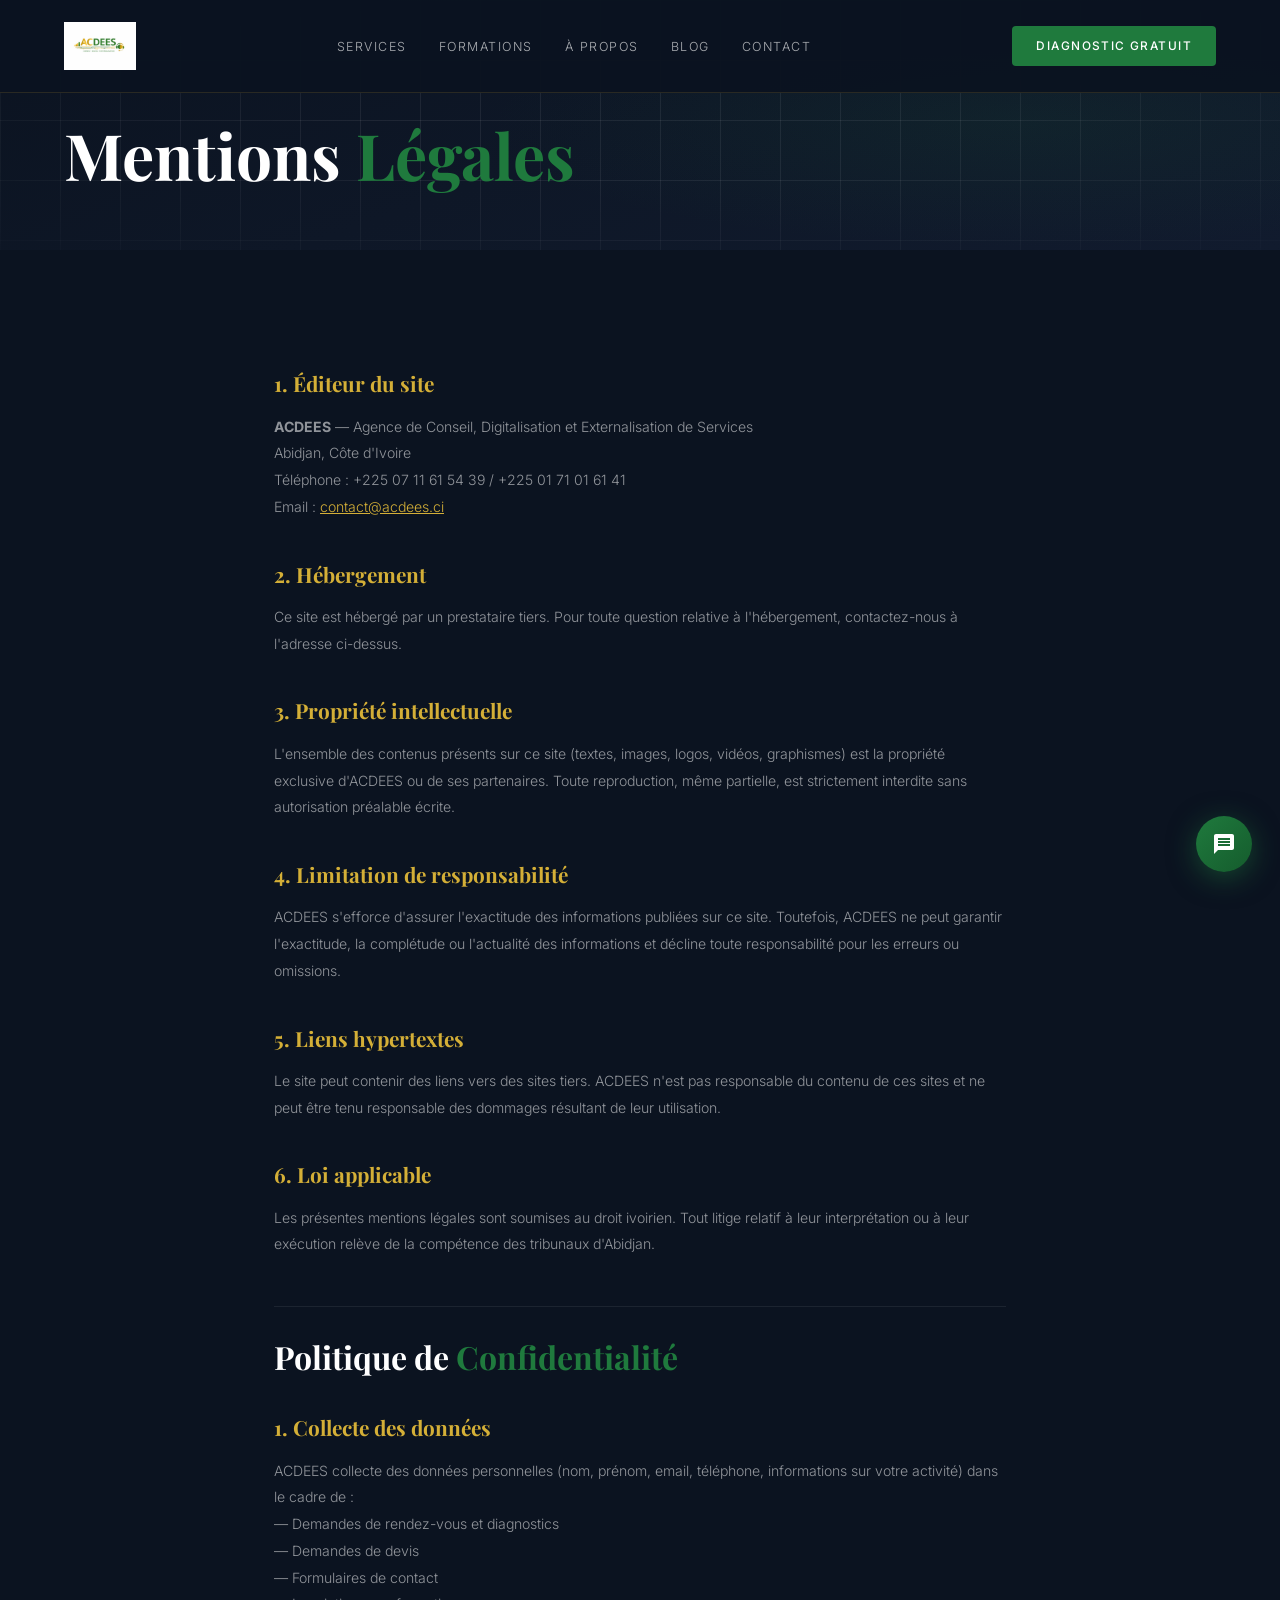
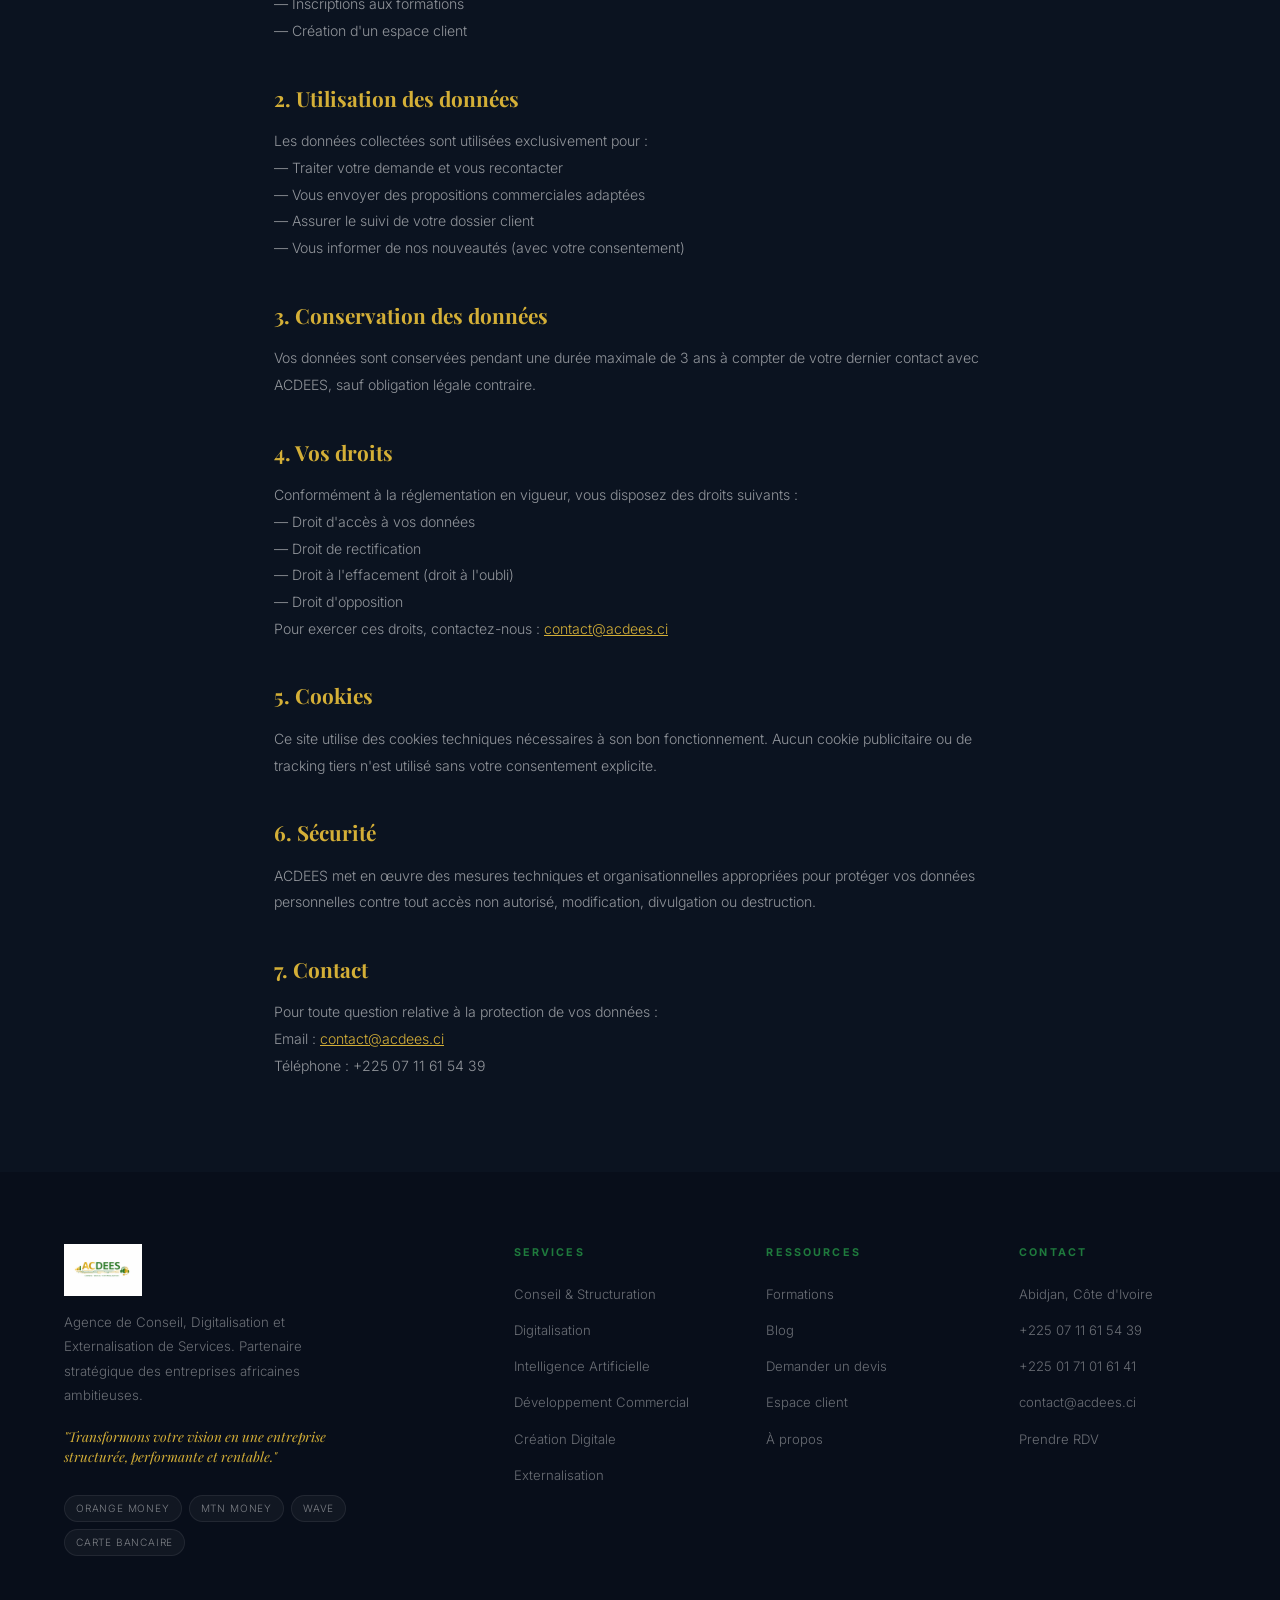
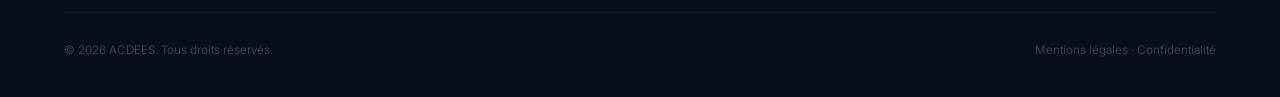
<file: confidentialite.html>
<!DOCTYPE html>
<html lang="fr">
<head>
  <meta charset="UTF-8"/>
  <meta name="viewport" content="width=device-width, initial-scale=1.0"/>
  <title>Mentions Légales — ACDEES</title>
  <link href="https://fonts.googleapis.com/css2?family=Playfair+Display:ital,wght@0,600;0,700;1,400&family=Inter:wght@300;400;500;600&display=swap" rel="stylesheet"/>
  <link rel="stylesheet" href="shared.css"/>
  <style>
    .legal-body { max-width:860px; margin:0 auto; padding:80px 64px; }
    .legal-body h2 { font-family:'Playfair Display',serif; font-size:1.3rem; color:var(--gold); margin:36px 0 12px; }
    .legal-body h3 { font-size:1rem; font-weight:600; color:var(--white); margin:24px 0 8px; }
    .legal-body p { font-size:.88rem; color:rgba(255,255,255,.55); line-height:1.9; margin-bottom:12px; }
    .legal-body a { color:var(--gold); }
    @media(max-width:700px){ .legal-body { padding:48px 20px; } }
  </style>
</head>
<body>
<div id="nav-placeholder"></div>
<div class="page-hero" style="padding:120px 64px 60px;">
  <div class="page-hero-grid"></div>
  <div class="page-hero-inner">
    <h1 class="page-title">Mentions <span>Légales</span></h1>
  </div>
</div>
<div class="legal-body">
  <h2>1. Éditeur du site</h2>
  <p><strong>ACDEES</strong> — Agence de Conseil, Digitalisation et Externalisation de Services<br/>
  Abidjan, Côte d'Ivoire<br/>
  Téléphone : +225 07 11 61 54 39 / +225 01 71 01 61 41<br/>
  Email : <a href="mailto:contact@acdees.ci">contact@acdees.ci</a></p>

  <h2>2. Hébergement</h2>
  <p>Ce site est hébergé par un prestataire tiers. Pour toute question relative à l'hébergement, contactez-nous à l'adresse ci-dessus.</p>

  <h2>3. Propriété intellectuelle</h2>
  <p>L'ensemble des contenus présents sur ce site (textes, images, logos, vidéos, graphismes) est la propriété exclusive d'ACDEES ou de ses partenaires. Toute reproduction, même partielle, est strictement interdite sans autorisation préalable écrite.</p>

  <h2>4. Limitation de responsabilité</h2>
  <p>ACDEES s'efforce d'assurer l'exactitude des informations publiées sur ce site. Toutefois, ACDEES ne peut garantir l'exactitude, la complétude ou l'actualité des informations et décline toute responsabilité pour les erreurs ou omissions.</p>

  <h2>5. Liens hypertextes</h2>
  <p>Le site peut contenir des liens vers des sites tiers. ACDEES n'est pas responsable du contenu de ces sites et ne peut être tenu responsable des dommages résultant de leur utilisation.</p>

  <h2>6. Loi applicable</h2>
  <p>Les présentes mentions légales sont soumises au droit ivoirien. Tout litige relatif à leur interprétation ou à leur exécution relève de la compétence des tribunaux d'Abidjan.</p>

  <div style="margin-top:48px;padding-top:32px;border-top:1px solid var(--border);">
    <h1 class="page-title" style="font-size:2rem;margin-bottom:0;">Politique de <span style="color:var(--green);">Confidentialité</span></h1>
  </div>

  <h2>1. Collecte des données</h2>
  <p>ACDEES collecte des données personnelles (nom, prénom, email, téléphone, informations sur votre activité) dans le cadre de :<br/>
  — Demandes de rendez-vous et diagnostics<br/>
  — Demandes de devis<br/>
  — Formulaires de contact<br/>
  — Inscriptions aux formations<br/>
  — Création d'un espace client</p>

  <h2>2. Utilisation des données</h2>
  <p>Les données collectées sont utilisées exclusivement pour :<br/>
  — Traiter votre demande et vous recontacter<br/>
  — Vous envoyer des propositions commerciales adaptées<br/>
  — Assurer le suivi de votre dossier client<br/>
  — Vous informer de nos nouveautés (avec votre consentement)</p>

  <h2>3. Conservation des données</h2>
  <p>Vos données sont conservées pendant une durée maximale de 3 ans à compter de votre dernier contact avec ACDEES, sauf obligation légale contraire.</p>

  <h2>4. Vos droits</h2>
  <p>Conformément à la réglementation en vigueur, vous disposez des droits suivants :<br/>
  — Droit d'accès à vos données<br/>
  — Droit de rectification<br/>
  — Droit à l'effacement (droit à l'oubli)<br/>
  — Droit d'opposition<br/>
  Pour exercer ces droits, contactez-nous : <a href="mailto:contact@acdees.ci">contact@acdees.ci</a></p>

  <h2>5. Cookies</h2>
  <p>Ce site utilise des cookies techniques nécessaires à son bon fonctionnement. Aucun cookie publicitaire ou de tracking tiers n'est utilisé sans votre consentement explicite.</p>

  <h2>6. Sécurité</h2>
  <p>ACDEES met en œuvre des mesures techniques et organisationnelles appropriées pour protéger vos données personnelles contre tout accès non autorisé, modification, divulgation ou destruction.</p>

  <h2>7. Contact</h2>
  <p>Pour toute question relative à la protection de vos données :<br/>
  Email : <a href="mailto:contact@acdees.ci">contact@acdees.ci</a><br/>
  Téléphone : +225 07 11 61 54 39</p>
</div>
<div id="footer-placeholder"></div>
<script src="shared.js"></script>
<script>
  document.getElementById('nav-placeholder').innerHTML = ACDEES.nav();
  document.getElementById('footer-placeholder').innerHTML = ACDEES.footer();
</script>
</body>
</html>
</file>
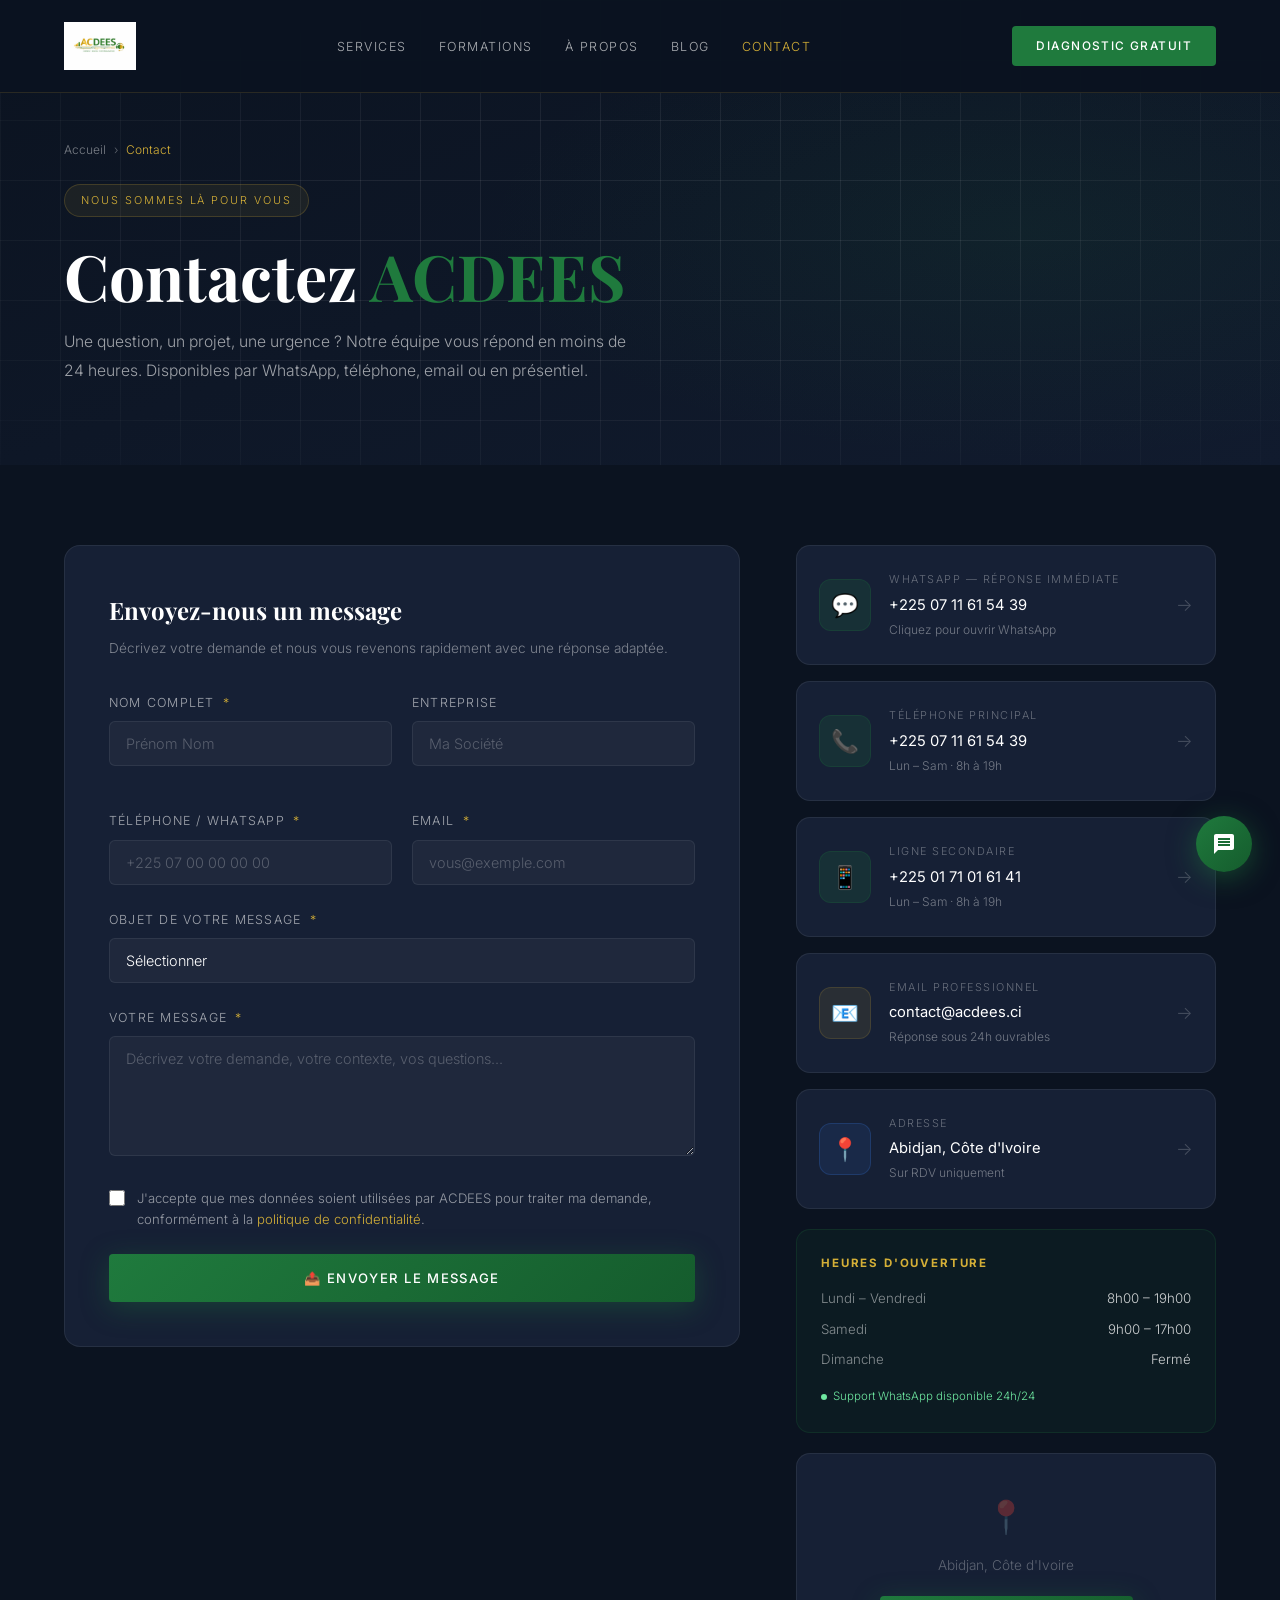
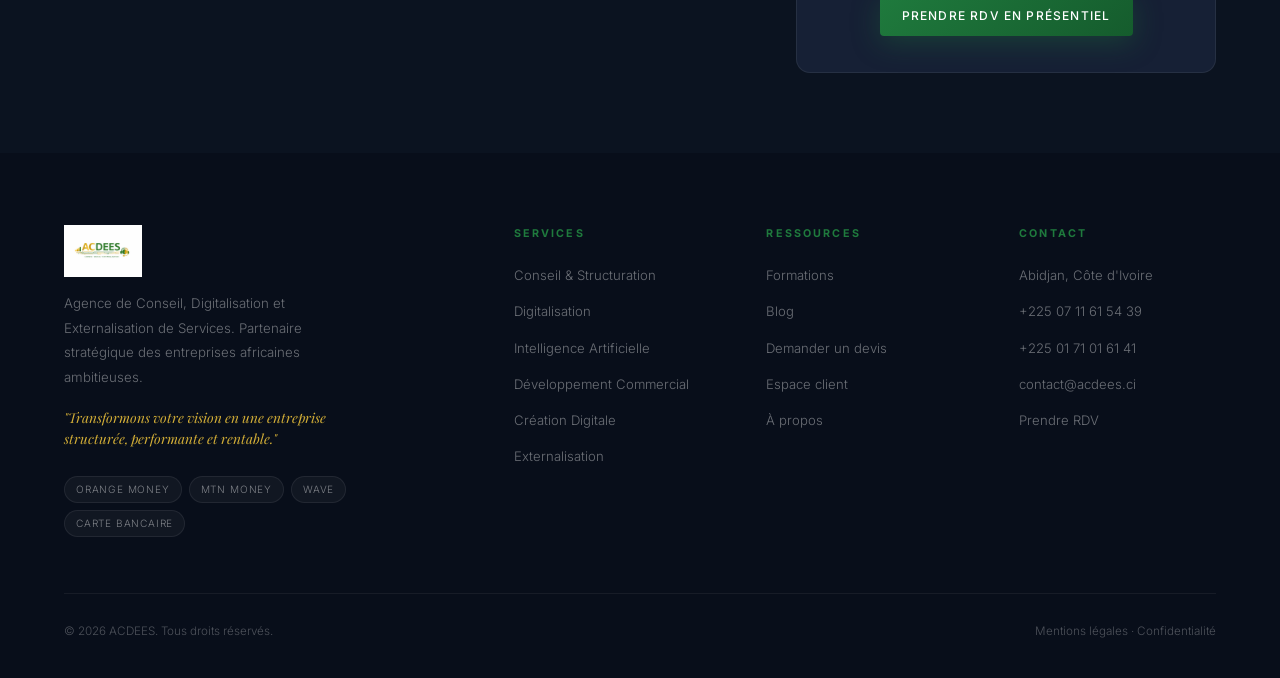
<file: contact.html>
<!DOCTYPE html>
<html lang="fr">
<head>
  <meta charset="UTF-8"/>
  <meta name="viewport" content="width=device-width, initial-scale=1.0"/>
  <title>Contact — ACDEES</title>
  <link href="https://fonts.googleapis.com/css2?family=Playfair+Display:ital,wght@0,600;0,700;1,400&family=Inter:wght@300;400;500;600&display=swap" rel="stylesheet"/>
  <link rel="stylesheet" href="shared.css"/>
  <style>
    .contact-layout { display:grid; grid-template-columns:1fr 420px; gap:56px; padding:80px 64px; max-width:1280px; margin:0 auto; }
    .contact-form-card { background:var(--surface); border:1px solid var(--border); border-radius:16px; padding:44px; }
    .contact-form-card h2 { font-family:'Playfair Display',serif; font-size:1.5rem; margin-bottom:6px; }
    .contact-form-card > p { font-size:.85rem; color:rgba(255,255,255,.45); margin-bottom:32px; }

    .contact-methods { display:flex; flex-direction:column; gap:16px; }
    .contact-method {
      background:var(--surface); border:1px solid var(--border);
      border-radius:14px; padding:24px 22px;
      display:flex; align-items:center; gap:18px;
      transition:border-color .3s,background .3s; text-decoration:none;
    }
    .contact-method:hover { border-color:var(--border-green); background:rgba(31,122,61,.06); }
    .method-icon { width:52px; height:52px; flex-shrink:0; border-radius:12px; display:flex; align-items:center; justify-content:center; font-size:1.4rem; }
    .method-icon.green { background:var(--green-glow); border:1px solid var(--border-green); }
    .method-icon.gold { background:rgba(212,175,55,.1); border:1px solid var(--border-gold); }
    .method-icon.blue { background:rgba(59,130,246,.1); border:1px solid rgba(59,130,246,.2); }
    .method-label { font-size:.68rem; letter-spacing:.14em; text-transform:uppercase; color:rgba(255,255,255,.35); margin-bottom:4px; }
    .method-value { font-size:.92rem; color:var(--white); font-weight:400; }
    .method-sub { font-size:.75rem; color:rgba(255,255,255,.4); margin-top:2px; }
    .method-arrow { margin-left:auto; color:rgba(255,255,255,.2); font-size:1.1rem; transition:color .3s,transform .3s; }
    .contact-method:hover .method-arrow { color:var(--gold); transform:translateX(4px); }

    .hours-card { background:rgba(31,122,61,.08); border:1px solid var(--border-green); border-radius:14px; padding:24px; margin-top:20px; }
    .hours-card h4 { font-size:.72rem; letter-spacing:.16em; text-transform:uppercase; color:var(--gold); margin-bottom:14px; }
    .hours-row { display:flex; justify-content:space-between; font-size:.83rem; margin-bottom:8px; }
    .hours-row span:first-child { color:rgba(255,255,255,.5); }
    .hours-row span:last-child { color:rgba(255,255,255,.8); }
    .online-badge { display:inline-flex; align-items:center; gap:6px; font-size:.72rem; color:#6ee7a0; margin-top:8px; }
    .online-dot { width:6px; height:6px; background:#6ee7a0; border-radius:50%; animation:pulse 2s infinite; }

    .map-placeholder { background:var(--surface); border:1px solid var(--border); border-radius:14px; height:220px; display:flex; align-items:center; justify-content:center; flex-direction:column; gap:10px; margin-top:20px; color:rgba(255,255,255,.3); font-size:.85rem; }

    @media(max-width:1024px){ .contact-layout{ grid-template-columns:1fr; } }
    @media(max-width:600px){ .contact-layout{ padding:48px 16px; } .contact-form-card{ padding:24px 16px; } }
  </style>
</head>
<body>
<div id="nav-placeholder"></div>

<div class="page-hero">
  <div class="page-hero-grid"></div>
  <div class="page-hero-inner">
    <div class="breadcrumb"><a href="index.html">Accueil</a> › <span>Contact</span></div>
    <div class="page-eyebrow">Nous sommes là pour vous</div>
    <h1 class="page-title">Contactez <span>ACDEES</span></h1>
    <p class="page-subtitle">Une question, un projet, une urgence ? Notre équipe vous répond en moins de 24 heures. Disponibles par WhatsApp, téléphone, email ou en présentiel.</p>
  </div>
</div>

<div class="contact-layout">
  <!-- FORM -->
  <div>
    <div class="contact-form-card" id="contact-form">
      <h2>Envoyez-nous un message</h2>
      <p>Décrivez votre demande et nous vous revenons rapidement avec une réponse adaptée.</p>
      <div id="alert-contact" class="alert"></div>

      <div class="form-grid">
        <div class="form-group">
          <label class="form-label">Nom complet <span class="req">*</span></label>
          <input class="form-input" type="text" id="c_nom" placeholder="Prénom Nom"/>
        </div>
        <div class="form-group">
          <label class="form-label">Entreprise</label>
          <input class="form-input" type="text" id="c_entreprise" placeholder="Ma Société"/>
        </div>
        <div class="form-group">
          <label class="form-label">Téléphone / WhatsApp <span class="req">*</span></label>
          <input class="form-input" type="tel" id="c_tel" placeholder="+225 07 00 00 00 00"/>
        </div>
        <div class="form-group">
          <label class="form-label">Email <span class="req">*</span></label>
          <input class="form-input" type="email" id="c_email" placeholder="vous@exemple.com"/>
        </div>
      </div>

      <div class="form-group">
        <label class="form-label">Objet de votre message <span class="req">*</span></label>
        <select class="form-select" id="c_objet">
          <option value="">Sélectionner</option>
          <option>Demande d'information sur les services</option>
          <option>Demande de devis</option>
          <option>Prendre un rendez-vous</option>
          <option>Questions sur les formations</option>
          <option>Partenariat / Collaboration</option>
          <option>Réclamation / Assistance</option>
          <option>Autre</option>
        </select>
      </div>

      <div class="form-group">
        <label class="form-label">Votre message <span class="req">*</span></label>
        <textarea class="form-textarea" id="c_message" rows="5" placeholder="Décrivez votre demande, votre contexte, vos questions..."></textarea>
      </div>

      <div class="form-group">
        <div class="form-check">
          <input type="checkbox" id="c_consent"/>
          <span>J'accepte que mes données soient utilisées par ACDEES pour traiter ma demande, conformément à la <a href="confidentialite.html">politique de confidentialité</a>.</span>
        </div>
      </div>

      <button class="btn-green" onclick="submitContact()" style="width:100%;padding:16px;">
        📤 Envoyer le message
      </button>
    </div>

    <div class="contact-form-card" id="contact-success" style="display:none;text-align:center;padding:52px 40px;">
      <div style="font-size:3.5rem;margin-bottom:20px;">💌</div>
      <h3 style="font-family:'Playfair Display',serif;font-size:1.5rem;margin-bottom:14px;">Message reçu !</h3>
      <p style="color:rgba(255,255,255,.6);line-height:1.8;max-width:400px;margin:0 auto 28px;">Notre équipe vous répond sous <strong>24 heures ouvrables</strong>. Pour une réponse immédiate, écrivez-nous sur WhatsApp.</p>
      <div style="display:flex;gap:12px;justify-content:center;flex-wrap:wrap;">
        <a href="https://wa.me/2250711615439" class="btn-green" target="_blank">💬 WhatsApp immédiat</a>
        <a href="index.html" class="btn-outline">Retour à l'accueil</a>
      </div>
    </div>
  </div>

  <!-- SIDEBAR -->
  <div>
    <div class="contact-methods">
      <a class="contact-method" href="https://wa.me/2250711615439?text=Bonjour%20ACDEES%2C%20j%27ai%20une%20question." target="_blank">
        <div class="method-icon green">💬</div>
        <div>
          <div class="method-label">WhatsApp — Réponse immédiate</div>
          <div class="method-value">+225 07 11 61 54 39</div>
          <div class="method-sub">Cliquez pour ouvrir WhatsApp</div>
        </div>
        <span class="method-arrow">→</span>
      </a>
      <a class="contact-method" href="tel:+2250711615439">
        <div class="method-icon green">📞</div>
        <div>
          <div class="method-label">Téléphone principal</div>
          <div class="method-value">+225 07 11 61 54 39</div>
          <div class="method-sub">Lun – Sam · 8h à 19h</div>
        </div>
        <span class="method-arrow">→</span>
      </a>
      <a class="contact-method" href="tel:+2250171016141">
        <div class="method-icon green">📱</div>
        <div>
          <div class="method-label">Ligne secondaire</div>
          <div class="method-value">+225 01 71 01 61 41</div>
          <div class="method-sub">Lun – Sam · 8h à 19h</div>
        </div>
        <span class="method-arrow">→</span>
      </a>
      <a class="contact-method" href="mailto:contact@acdees.ci">
        <div class="method-icon gold">📧</div>
        <div>
          <div class="method-label">Email professionnel</div>
          <div class="method-value">contact@acdees.ci</div>
          <div class="method-sub">Réponse sous 24h ouvrables</div>
        </div>
        <span class="method-arrow">→</span>
      </a>
      <a class="contact-method" href="https://maps.google.com/?q=Abidjan" target="_blank" rel="noopener">
        <div class="method-icon blue">📍</div>
        <div>
          <div class="method-label">Adresse</div>
          <div class="method-value">Abidjan, Côte d'Ivoire</div>
          <div class="method-sub">Sur RDV uniquement</div>
        </div>
        <span class="method-arrow">→</span>
      </a>
    </div>

    <div class="hours-card">
      <h4>Heures d'ouverture</h4>
      <div class="hours-row"><span>Lundi – Vendredi</span><span>8h00 – 19h00</span></div>
      <div class="hours-row"><span>Samedi</span><span>9h00 – 17h00</span></div>
      <div class="hours-row"><span>Dimanche</span><span>Fermé</span></div>
      <div class="online-badge"><span class="online-dot"></span>Support WhatsApp disponible 24h/24</div>
    </div>

    <div class="map-placeholder">
      <span style="font-size:2rem;">📍</span>
      <span>Abidjan, Côte d'Ivoire</span>
      <a href="rendez-vous.html" class="btn-green" style="margin-top:8px;font-size:.75rem;padding:10px 22px;">Prendre RDV en présentiel</a>
    </div>
  </div>
</div>

<div id="footer-placeholder"></div>
<script src="shared.js"></script>
<script>
  document.getElementById('nav-placeholder').innerHTML = ACDEES.nav('contact');
  document.getElementById('footer-placeholder').innerHTML = ACDEES.footer();
  ACDEES.revealInit();

  function submitContact() {
    const nom = document.getElementById('c_nom').value.trim();
    const tel = document.getElementById('c_tel').value.trim();
    const email = document.getElementById('c_email').value.trim();
    const objet = document.getElementById('c_objet').value;
    const message = document.getElementById('c_message').value.trim();
    const consent = document.getElementById('c_consent').checked;

    const showErr = msg => {
      const a = document.getElementById('alert-contact');
      a.textContent = msg; a.className = 'alert alert-error'; a.style.display = 'block';
      setTimeout(() => a.style.display = 'none', 4000);
    };

    if (!nom) return showErr('Veuillez entrer votre nom.');
    if (!tel) return showErr('Veuillez entrer votre téléphone.');
    if (!email || !email.includes('@')) return showErr('Email invalide.');
    if (!objet) return showErr('Veuillez sélectionner un objet.');
    if (!message) return showErr('Veuillez écrire votre message.');
    if (!consent) return showErr('Veuillez accepter la politique de confidentialité.');

    localStorage.setItem('contact_' + Date.now(), JSON.stringify({ nom, tel, email, objet, message, date: new Date().toLocaleDateString('fr-FR') }));

    document.getElementById('contact-form').style.display = 'none';
    document.getElementById('contact-success').style.display = 'block';
  }
</script>
</body>
</html>
</file>
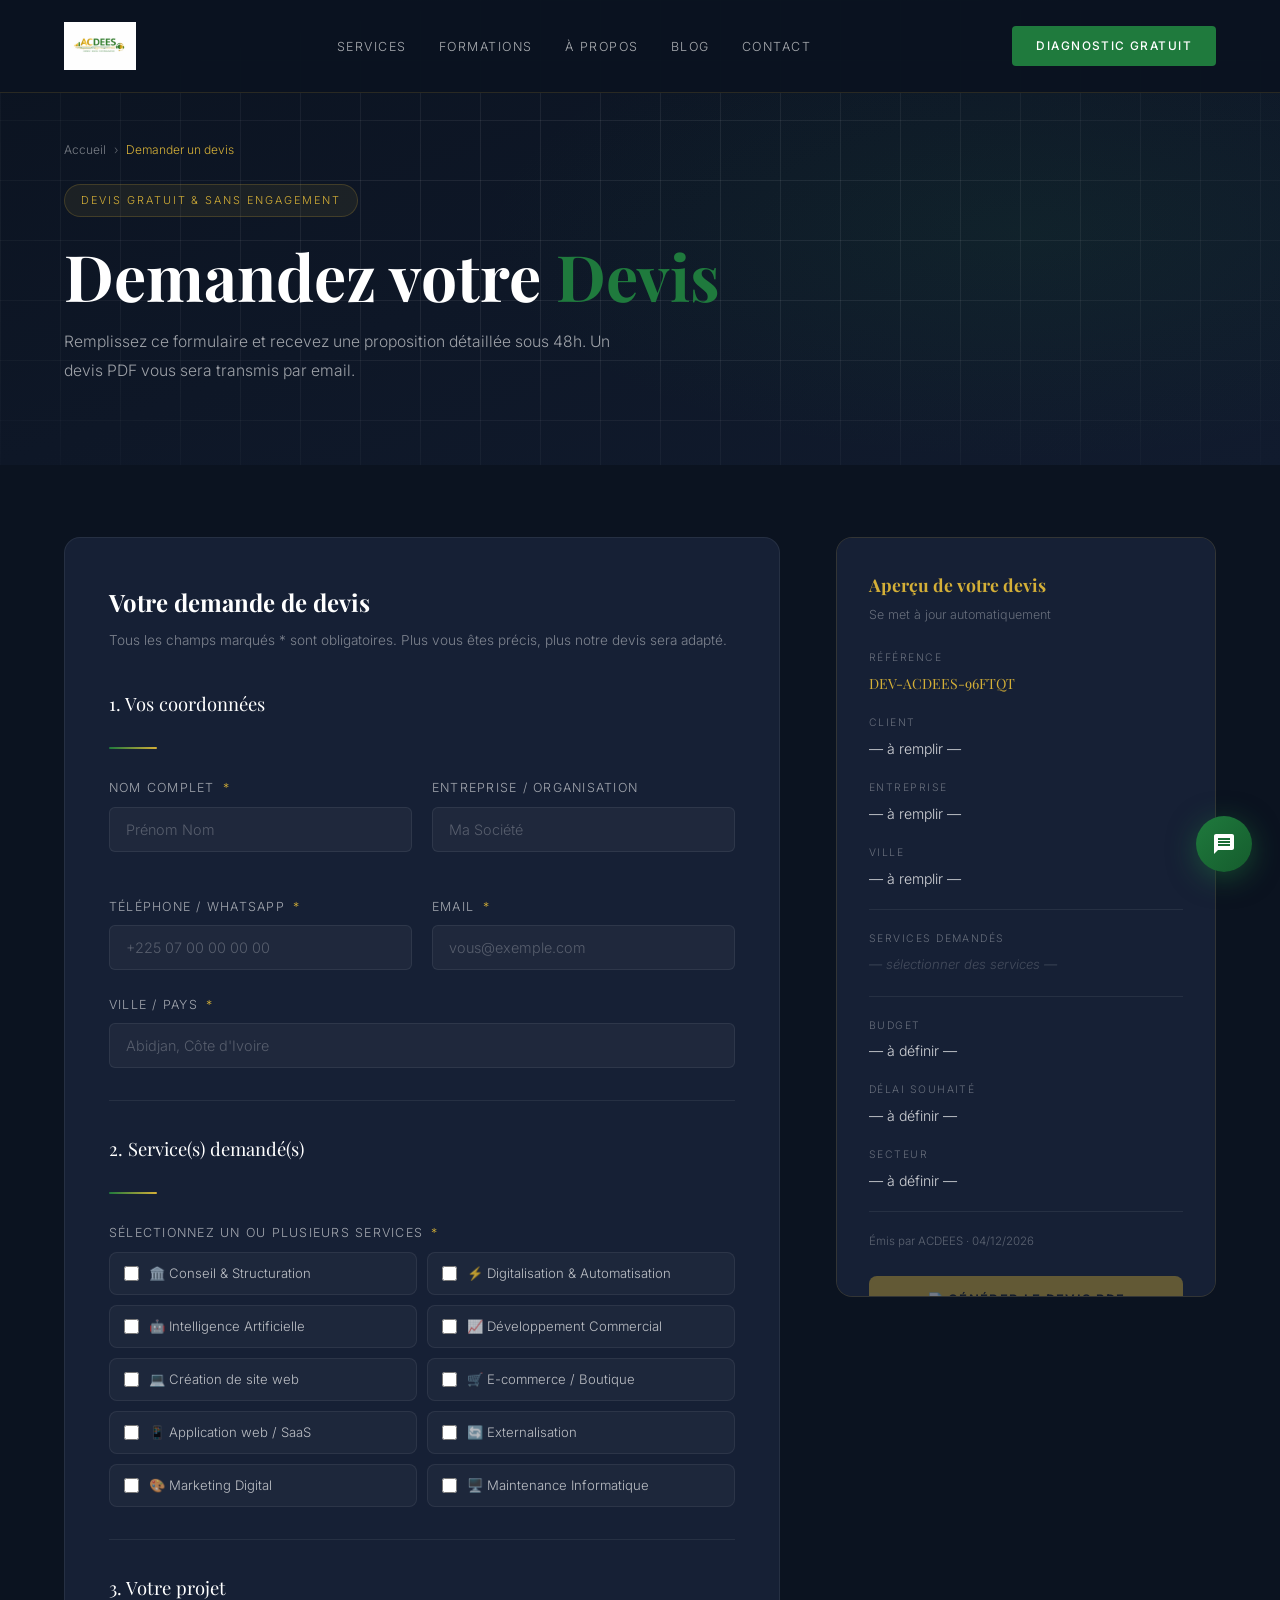
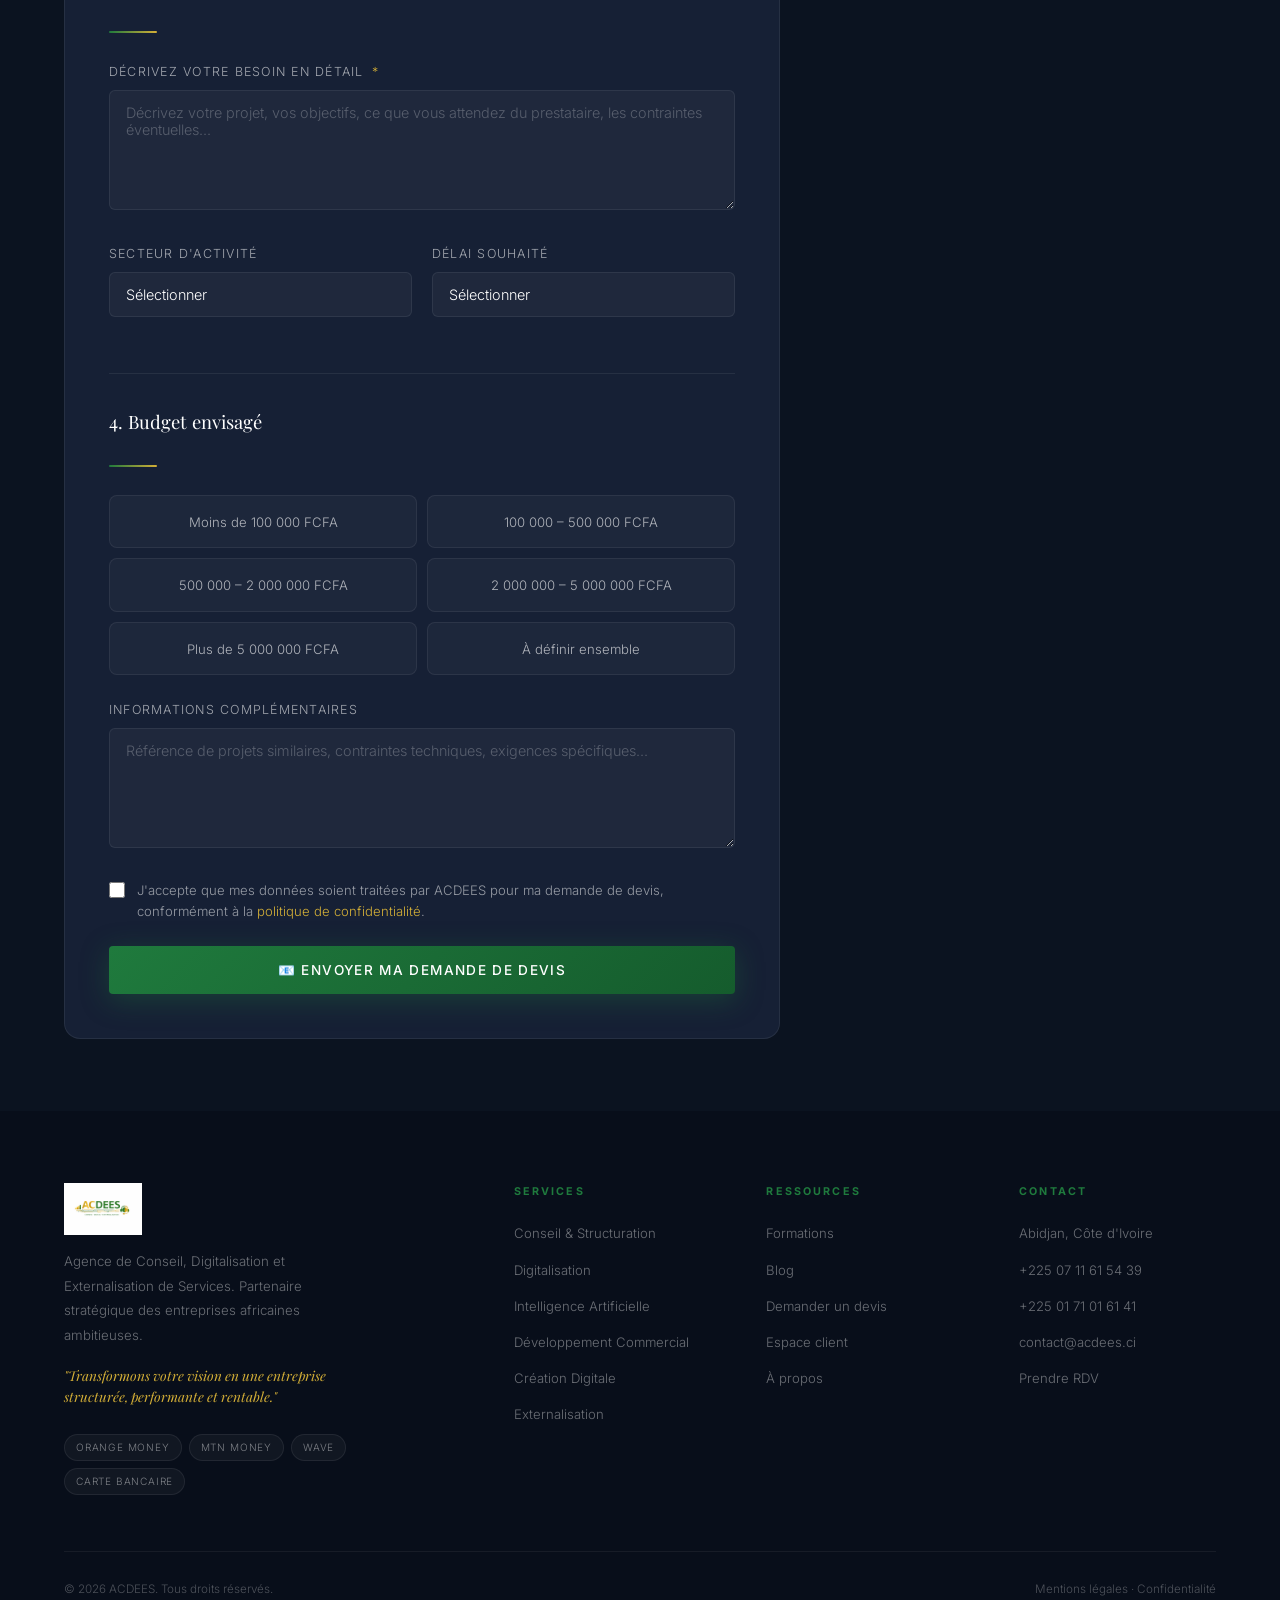
<file: devis.html>
<!DOCTYPE html>
<html lang="fr">
<head>
  <meta charset="UTF-8"/>
  <meta name="viewport" content="width=device-width, initial-scale=1.0"/>
  <title>Demander un Devis — ACDEES</title>
  <link href="https://fonts.googleapis.com/css2?family=Playfair+Display:ital,wght@0,600;0,700;1,400&family=Inter:wght@300;400;500;600&display=swap" rel="stylesheet"/>
  <link rel="stylesheet" href="shared.css"/>
  <style>
    .devis-layout { display: grid; grid-template-columns: 1fr 380px; gap: 56px; padding: 72px 64px; max-width: 1280px; margin: 0 auto; }
    .devis-form-card { background: var(--surface); border: 1px solid var(--border); border-radius: 16px; padding: 44px; }
    .devis-form-card h2 { font-family: 'Playfair Display', serif; font-size: 1.5rem; margin-bottom: 6px; }
    .devis-form-card > p { font-size: .85rem; color: rgba(255,255,255,.45); margin-bottom: 36px; }

    .service-checkboxes { display: grid; grid-template-columns: 1fr 1fr; gap: 10px; }
    .service-checkbox {
      display: flex; align-items: center; gap: 10px;
      background: rgba(255,255,255,.03); border: 1px solid var(--border);
      border-radius: 8px; padding: 12px 14px; cursor: pointer;
      transition: all .3s;
    }
    .service-checkbox:hover, .service-checkbox:has(input:checked) {
      border-color: var(--green); background: rgba(31,122,61,.08);
    }
    .service-checkbox input { accent-color: var(--green); width: 15px; height: 15px; cursor: pointer; flex-shrink: 0; }
    .service-checkbox span { font-size: .82rem; color: rgba(255,255,255,.7); line-height: 1.3; }

    .budget-options { display: grid; grid-template-columns: 1fr 1fr; gap: 10px; }
    .budget-opt {
      background: rgba(255,255,255,.03); border: 1px solid var(--border);
      border-radius: 8px; padding: 12px 16px; cursor: pointer;
      transition: all .3s; text-align: center;
    }
    .budget-opt:hover, .budget-opt.selected { border-color: var(--gold); background: rgba(212,175,55,.07); }
    .budget-opt span { font-size: .82rem; color: rgba(255,255,255,.65); }

    .section-sep { border: none; border-top: 1px solid var(--border); margin: 32px 0; }

    /* Devis preview */
    .devis-preview {
      background: var(--surface); border: 1px solid var(--border-gold);
      border-radius: 16px; padding: 32px; position: sticky; top: 100px;
      max-height: calc(100vh - 140px); overflow-y: auto;
    }
    .devis-preview h3 { font-family: 'Playfair Display', serif; font-size: 1.1rem; margin-bottom: 4px; color: var(--gold); }
    .devis-preview p { font-size: .78rem; color: rgba(255,255,255,.35); margin-bottom: 24px; }

    .preview-block { margin-bottom: 20px; }
    .preview-label { font-size: .65rem; letter-spacing: .14em; text-transform: uppercase; color: rgba(255,255,255,.35); margin-bottom: 6px; }
    .preview-value { font-size: .88rem; color: rgba(255,255,255,.8); line-height: 1.5; }
    .preview-value.empty { color: rgba(255,255,255,.2); font-style: italic; }

    .preview-services { display: flex; flex-direction: column; gap: 6px; }
    .preview-service-tag {
      font-size: .72rem; color: var(--green); background: var(--green-glow);
      border: 1px solid var(--border-green); padding: 4px 10px; border-radius: 100px;
      display: inline-block;
    }

    .preview-sep { border: none; border-top: 1px solid var(--border); margin: 20px 0; }

    .btn-generate {
      width: 100%; background: var(--gold); color: var(--navy);
      font-size: .82rem; font-weight: 600; letter-spacing: .1em; text-transform: uppercase;
      padding: 15px; border-radius: 8px; border: none; cursor: pointer;
      transition: opacity .3s; margin-top: 8px; font-family: 'Inter', sans-serif;
    }
    .btn-generate:hover { opacity: .88; }
    .btn-generate:disabled { opacity: .4; cursor: not-allowed; }

    .devis-ref { font-size: .7rem; color: rgba(255,255,255,.2); text-align: center; margin-top: 10px; }

    .success-state { text-align: center; padding: 40px 20px; }
    .success-state .big-check { font-size: 3.5rem; margin-bottom: 16px; }

    @media(max-width:1100px) { .devis-layout { grid-template-columns: 1fr; } .devis-preview { position: static; } }
    @media(max-width:600px) {
      .devis-layout { padding: 40px 16px; }
      .devis-form-card { padding: 24px 16px; }
      .service-checkboxes { grid-template-columns: 1fr; }
      .budget-options { grid-template-columns: 1fr; }
    }
  </style>
</head>
<body>
<div id="nav-placeholder"></div>

<div class="page-hero">
  <div class="page-hero-grid"></div>
  <div class="page-hero-inner">
    <div class="breadcrumb"><a href="index.html">Accueil</a> › <span>Demander un devis</span></div>
    <div class="page-eyebrow">Devis gratuit & sans engagement</div>
    <h1 class="page-title">Demandez votre <span>Devis</span></h1>
    <p class="page-subtitle">Remplissez ce formulaire et recevez une proposition détaillée sous 48h. Un devis PDF vous sera transmis par email.</p>
  </div>
</div>

<div class="devis-layout">

  <!-- FORM -->
  <div>
    <div class="devis-form-card" id="devis-form">
      <h2>Votre demande de devis</h2>
      <p>Tous les champs marqués * sont obligatoires. Plus vous êtes précis, plus notre devis sera adapté.</p>
      <div id="alert-devis" class="alert"></div>

      <!-- Identité -->
      <div class="form-step-title">1. Vos coordonnées</div>
      <div class="green-divider"></div>
      <div class="form-grid">
        <div class="form-group">
          <label class="form-label">Nom complet <span class="req">*</span></label>
          <input class="form-input" type="text" id="d_nom" placeholder="Prénom Nom" oninput="updatePreview()"/>
        </div>
        <div class="form-group">
          <label class="form-label">Entreprise / Organisation</label>
          <input class="form-input" type="text" id="d_entreprise" placeholder="Ma Société" oninput="updatePreview()"/>
        </div>
        <div class="form-group">
          <label class="form-label">Téléphone / WhatsApp <span class="req">*</span></label>
          <input class="form-input" type="tel" id="d_tel" placeholder="+225 07 00 00 00 00" oninput="updatePreview()"/>
        </div>
        <div class="form-group">
          <label class="form-label">Email <span class="req">*</span></label>
          <input class="form-input" type="email" id="d_email" placeholder="vous@exemple.com" oninput="updatePreview()"/>
        </div>
      </div>
      <div class="form-group">
        <label class="form-label">Ville / Pays <span class="req">*</span></label>
        <input class="form-input" type="text" id="d_ville" placeholder="Abidjan, Côte d'Ivoire" oninput="updatePreview()"/>
      </div>

      <hr class="section-sep"/>

      <!-- Services -->
      <div class="form-step-title">2. Service(s) demandé(s)</div>
      <div class="green-divider"></div>
      <div class="form-group">
        <label class="form-label">Sélectionnez un ou plusieurs services <span class="req">*</span></label>
        <div class="service-checkboxes" id="d_services">
          <label class="service-checkbox"><input type="checkbox" value="Conseil & Structuration" onchange="updatePreview()"/><span>🏛️ Conseil & Structuration</span></label>
          <label class="service-checkbox"><input type="checkbox" value="Digitalisation & Automatisation" onchange="updatePreview()"/><span>⚡ Digitalisation & Automatisation</span></label>
          <label class="service-checkbox"><input type="checkbox" value="Intelligence Artificielle" onchange="updatePreview()"/><span>🤖 Intelligence Artificielle</span></label>
          <label class="service-checkbox"><input type="checkbox" value="Développement Commercial" onchange="updatePreview()"/><span>📈 Développement Commercial</span></label>
          <label class="service-checkbox"><input type="checkbox" value="Création de site web" onchange="updatePreview()"/><span>💻 Création de site web</span></label>
          <label class="service-checkbox"><input type="checkbox" value="E-commerce / Boutique en ligne" onchange="updatePreview()"/><span>🛒 E-commerce / Boutique</span></label>
          <label class="service-checkbox"><input type="checkbox" value="Application web / SaaS" onchange="updatePreview()"/><span>📱 Application web / SaaS</span></label>
          <label class="service-checkbox"><input type="checkbox" value="Externalisation" onchange="updatePreview()"/><span>🔄 Externalisation</span></label>
          <label class="service-checkbox"><input type="checkbox" value="Marketing Digital & Contenu" onchange="updatePreview()"/><span>🎨 Marketing Digital</span></label>
          <label class="service-checkbox"><input type="checkbox" value="Maintenance Informatique" onchange="updatePreview()"/><span>🖥️ Maintenance Informatique</span></label>
        </div>
      </div>

      <hr class="section-sep"/>

      <!-- Projet -->
      <div class="form-step-title">3. Votre projet</div>
      <div class="green-divider"></div>
      <div class="form-group">
        <label class="form-label">Décrivez votre besoin en détail <span class="req">*</span></label>
        <textarea class="form-textarea" id="d_besoin" rows="5" placeholder="Décrivez votre projet, vos objectifs, ce que vous attendez du prestataire, les contraintes éventuelles..." oninput="updatePreview()"></textarea>
      </div>
      <div class="form-grid">
        <div class="form-group">
          <label class="form-label">Secteur d'activité</label>
          <select class="form-select" id="d_secteur" onchange="updatePreview()">
            <option value="">Sélectionner</option>
            <option>Commerce / Distribution</option>
            <option>Services B2B</option>
            <option>Services B2C</option>
            <option>BTP / Construction</option>
            <option>Agroalimentaire</option>
            <option>Santé / Pharmacie</option>
            <option>Éducation / Formation</option>
            <option>Technologie</option>
            <option>Finance / Assurance</option>
            <option>Transport / Logistique</option>
            <option>Hôtellerie / Restauration</option>
            <option>ONG / Association</option>
            <option>Autre</option>
          </select>
        </div>
        <div class="form-group">
          <label class="form-label">Délai souhaité</label>
          <select class="form-select" id="d_delai" onchange="updatePreview()">
            <option value="">Sélectionner</option>
            <option>Urgent (moins de 2 semaines)</option>
            <option>1 mois</option>
            <option>2–3 mois</option>
            <option>3–6 mois</option>
            <option>Flexible</option>
          </select>
        </div>
      </div>

      <hr class="section-sep"/>

      <!-- Budget -->
      <div class="form-step-title">4. Budget envisagé</div>
      <div class="green-divider"></div>
      <div class="form-group">
        <div class="budget-options" id="d_budget_opts">
          <div class="budget-opt" onclick="selectBudget(this,'Moins de 100 000 FCFA')"><span>Moins de 100 000 FCFA</span></div>
          <div class="budget-opt" onclick="selectBudget(this,'100 000 – 500 000 FCFA')"><span>100 000 – 500 000 FCFA</span></div>
          <div class="budget-opt" onclick="selectBudget(this,'500 000 – 2 000 000 FCFA')"><span>500 000 – 2 000 000 FCFA</span></div>
          <div class="budget-opt" onclick="selectBudget(this,'2 000 000 – 5 000 000 FCFA')"><span>2 000 000 – 5 000 000 FCFA</span></div>
          <div class="budget-opt" onclick="selectBudget(this,'Plus de 5 000 000 FCFA')"><span>Plus de 5 000 000 FCFA</span></div>
          <div class="budget-opt" onclick="selectBudget(this,'À définir ensemble')"><span>À définir ensemble</span></div>
        </div>
        <input type="hidden" id="d_budget" value=""/>
      </div>

      <div class="form-group" style="margin-top:8px;">
        <label class="form-label">Informations complémentaires</label>
        <textarea class="form-textarea" id="d_infos" rows="3" placeholder="Référence de projets similaires, contraintes techniques, exigences spécifiques..."></textarea>
      </div>

      <div class="form-group">
        <div class="form-check">
          <input type="checkbox" id="d_consent"/>
          <span>J'accepte que mes données soient traitées par ACDEES pour ma demande de devis, conformément à la <a href="confidentialite.html">politique de confidentialité</a>.</span>
        </div>
      </div>

      <button class="btn-green" onclick="submitDevis()" style="width:100%;padding:16px;font-size:.85rem;">
        📧 Envoyer ma demande de devis
      </button>
    </div>

    <!-- Success -->
    <div class="devis-form-card success-state" id="devis-success" style="display:none;">
      <div class="big-check">📋</div>
      <h3 style="font-family:'Playfair Display',serif;font-size:1.6rem;margin-bottom:14px;">Demande reçue !</h3>
      <p style="color:rgba(255,255,255,.6);line-height:1.8;max-width:440px;margin:0 auto 28px;">Merci pour votre demande. Notre équipe l'analyse et vous envoie un devis détaillé par email sous <strong>48 heures ouvrables</strong>.</p>
      <div id="devis-ref-display" style="font-family:'Playfair Display',serif;font-size:1.1rem;color:var(--gold);margin-bottom:28px;"></div>
      <div style="display:flex;gap:12px;justify-content:center;flex-wrap:wrap;">
        <a href="https://wa.me/2250711615439" class="btn-green" target="_blank">💬 WhatsApp</a>
        <a href="index.html" class="btn-outline">Retour à l'accueil</a>
      </div>
    </div>
  </div>

  <!-- PREVIEW -->
  <div class="devis-preview">
    <h3>Aperçu de votre devis</h3>
    <p>Se met à jour automatiquement</p>

    <div class="preview-block">
      <div class="preview-label">Référence</div>
      <div class="preview-value" id="prev_ref" style="color:var(--gold);font-family:'Playfair Display',serif;"></div>
    </div>

    <div class="preview-block">
      <div class="preview-label">Client</div>
      <div class="preview-value" id="prev_client"><span class="empty">— à remplir —</span></div>
    </div>

    <div class="preview-block">
      <div class="preview-label">Entreprise</div>
      <div class="preview-value" id="prev_entreprise"><span class="empty">— à remplir —</span></div>
    </div>

    <div class="preview-block">
      <div class="preview-label">Ville</div>
      <div class="preview-value" id="prev_ville"><span class="empty">— à remplir —</span></div>
    </div>

    <div class="preview-sep"></div>

    <div class="preview-block">
      <div class="preview-label">Services demandés</div>
      <div class="preview-services" id="prev_services">
        <span style="font-size:.82rem;color:rgba(255,255,255,.2);font-style:italic;">— sélectionner des services —</span>
      </div>
    </div>

    <div class="preview-sep"></div>

    <div class="preview-block">
      <div class="preview-label">Budget</div>
      <div class="preview-value" id="prev_budget"><span class="empty">— à définir —</span></div>
    </div>

    <div class="preview-block">
      <div class="preview-label">Délai souhaité</div>
      <div class="preview-value" id="prev_delai"><span class="empty">— à définir —</span></div>
    </div>

    <div class="preview-block">
      <div class="preview-label">Secteur</div>
      <div class="preview-value" id="prev_secteur"><span class="empty">— à définir —</span></div>
    </div>

    <div class="preview-sep"></div>

    <div style="font-size:.72rem;color:rgba(255,255,255,.3);margin-bottom:16px;">
      Émis par ACDEES · <span id="prev_date"></span>
    </div>

    <button class="btn-generate" id="gen-btn" disabled onclick="generateDevisPDF()">
      📄 Générer le devis PDF
    </button>
    <div class="devis-ref" id="devis-ref-hint">Complétez le formulaire pour activer</div>
  </div>
</div>

<div id="footer-placeholder"></div>
<script src="shared.js"></script>
<script>
  document.getElementById('nav-placeholder').innerHTML = ACDEES.nav();
  document.getElementById('footer-placeholder').innerHTML = ACDEES.footer();

  let selectedBudget = '';
  const ref = 'DEV-ACDEES-' + Date.now().toString(36).toUpperCase().slice(-6);
  document.getElementById('prev_ref').textContent = ref;
  document.getElementById('prev_date').textContent = new Date().toLocaleDateString('fr-FR');

  function selectBudget(el, val) {
    document.querySelectorAll('.budget-opt').forEach(b => b.classList.remove('selected'));
    el.classList.add('selected');
    selectedBudget = val;
    document.getElementById('d_budget').value = val;
    updatePreview();
  }

  function updatePreview() {
    const nom = document.getElementById('d_nom').value.trim();
    const entreprise = document.getElementById('d_entreprise').value.trim();
    const ville = document.getElementById('d_ville').value.trim();
    const delai = document.getElementById('d_delai').value;
    const secteur = document.getElementById('d_secteur').value;
    const services = [...document.querySelectorAll('#d_services input:checked')].map(i => i.value);

    document.getElementById('prev_client').innerHTML = nom || '<span class="empty">— à remplir —</span>';
    document.getElementById('prev_entreprise').innerHTML = entreprise || '<span class="empty">— à remplir —</span>';
    document.getElementById('prev_ville').innerHTML = ville || '<span class="empty">— à remplir —</span>';
    document.getElementById('prev_budget').innerHTML = selectedBudget || '<span class="empty">— à définir —</span>';
    document.getElementById('prev_delai').innerHTML = delai || '<span class="empty">— à définir —</span>';
    document.getElementById('prev_secteur').innerHTML = secteur || '<span class="empty">— à définir —</span>';

    if (services.length > 0) {
      document.getElementById('prev_services').innerHTML = services.map(s => `<span class="preview-service-tag">${s}</span>`).join('');
    } else {
      document.getElementById('prev_services').innerHTML = '<span style="font-size:.82rem;color:rgba(255,255,255,.2);font-style:italic;">— sélectionner des services —</span>';
    }

    const canGenerate = nom && services.length > 0;
    document.getElementById('gen-btn').disabled = !canGenerate;
    document.getElementById('devis-ref-hint').textContent = canGenerate ? 'Prêt à générer' : 'Complétez le formulaire pour activer';
  }

  function generateDevisPDF() {
    const nom = document.getElementById('d_nom').value.trim();
    const entreprise = document.getElementById('d_entreprise').value.trim();
    const ville = document.getElementById('d_ville').value.trim();
    const tel = document.getElementById('d_tel').value.trim();
    const email = document.getElementById('d_email').value.trim();
    const besoin = document.getElementById('d_besoin').value.trim();
    const secteur = document.getElementById('d_secteur').value;
    const delai = document.getElementById('d_delai').value;
    const services = [...document.querySelectorAll('#d_services input:checked')].map(i => i.value);
    const date = new Date().toLocaleDateString('fr-FR');

    const content = `
DEVIS — ACDEES
Agence de Conseil, Digitalisation et Externalisation de Services
Abidjan, Côte d'Ivoire | +225 07 11 61 54 39 | contact@acdees.ci
"Transformons votre vision en une entreprise structurée, performante et rentable."
━━━━━━━━━━━━━━━━━━━━━━━━━━━━━━━━━━━━━━━━
RÉFÉRENCE : ${ref}
DATE       : ${date}
━━━━━━━━━━━━━━━━━━━━━━━━━━━━━━━━━━━━━━━━

INFORMATIONS CLIENT
Client     : ${nom}
Entreprise : ${entreprise || 'Non renseigné'}
Téléphone  : ${tel || 'Non renseigné'}
Email      : ${email || 'Non renseigné'}
Ville      : ${ville || 'Non renseigné'}
Secteur    : ${secteur || 'Non renseigné'}

━━━━━━━━━━━━━━━━━━━━━━━━━━━━━━━━━━━━━━━━
SERVICES DEMANDÉS
${services.map((s, i) => `  ${i + 1}. ${s}`).join('\n')}

━━━━━━━━━━━━━━━━━━━━━━━━━━━━━━━━━━━━━━━━
DESCRIPTION DU BESOIN
${besoin || 'Non renseigné'}

━━━━━━━━━━━━━━━━━━━━━━━━━━━━━━━━━━━━━━━━
BUDGET & DÉLAI
Budget envisagé  : ${selectedBudget || 'À définir ensemble'}
Délai souhaité   : ${delai || 'À définir'}

━━━━━━━━━━━━━━━━━━━━━━━━━━━━━━━━━━━━━━━━
PROCHAINES ÉTAPES

Suite à réception de ce formulaire, notre équipe ACDEES vous 
contactera sous 48 heures ouvrables pour :
  1. Analyser votre besoin en détail
  2. Vous proposer une solution adaptée et chiffrée
  3. Planifier un échange téléphonique ou WhatsApp

Pour toute urgence : +225 07 11 61 54 39 / +225 01 71 01 61 41
━━━━━━━━━━━━━━━━━━━━━━━━━━━━━━━━━━━━━━━━
© 2026 ACDEES — Tous droits réservés
Ce document est une demande de devis et ne constitue pas un engagement contractuel.
    `.trim();

    const blob = new Blob([content], { type: 'text/plain;charset=utf-8' });
    const url = URL.createObjectURL(blob);
    const a = document.createElement('a');
    a.href = url;
    a.download = `Devis_ACDEES_${ref}.txt`;
    a.click();
    URL.revokeObjectURL(url);
  }

  function submitDevis() {
    const nom = document.getElementById('d_nom').value.trim();
    const tel = document.getElementById('d_tel').value.trim();
    const email = document.getElementById('d_email').value.trim();
    const ville = document.getElementById('d_ville').value.trim();
    const besoin = document.getElementById('d_besoin').value.trim();
    const services = [...document.querySelectorAll('#d_services input:checked')];
    const consent = document.getElementById('d_consent').checked;

    const showErr = msg => {
      const a = document.getElementById('alert-devis');
      a.textContent = msg; a.className = 'alert alert-error'; a.style.display = 'block';
      setTimeout(() => a.style.display = 'none', 5000);
    };

    if (!nom) return showErr('Veuillez entrer votre nom.');
    if (!tel) return showErr('Veuillez entrer votre téléphone.');
    if (!email || !email.includes('@')) return showErr('Email invalide.');
    if (!ville) return showErr('Veuillez entrer votre ville.');
    if (services.length === 0) return showErr('Sélectionnez au moins un service.');
    if (!besoin) return showErr('Veuillez décrire votre besoin.');
    if (!consent) return showErr('Veuillez accepter la politique de confidentialité.');

    // Save
    const data = {
      ref, nom, tel, email, ville,
      entreprise: document.getElementById('d_entreprise').value,
      services: services.map(i => i.value).join(', '),
      besoin, budget: selectedBudget,
      secteur: document.getElementById('d_secteur').value,
      delai: document.getElementById('d_delai').value,
      date: new Date().toLocaleDateString('fr-FR')
    };
    localStorage.setItem('devis_' + ref, JSON.stringify(data));

    document.getElementById('devis-form').style.display = 'none';
    document.getElementById('devis-success').style.display = 'block';
    document.getElementById('devis-ref-display').textContent = 'Réf. ' + ref;

    // Auto-generate PDF
    setTimeout(() => generateDevisPDF(), 600);
  }
</script>
</body>
</html>
</file>
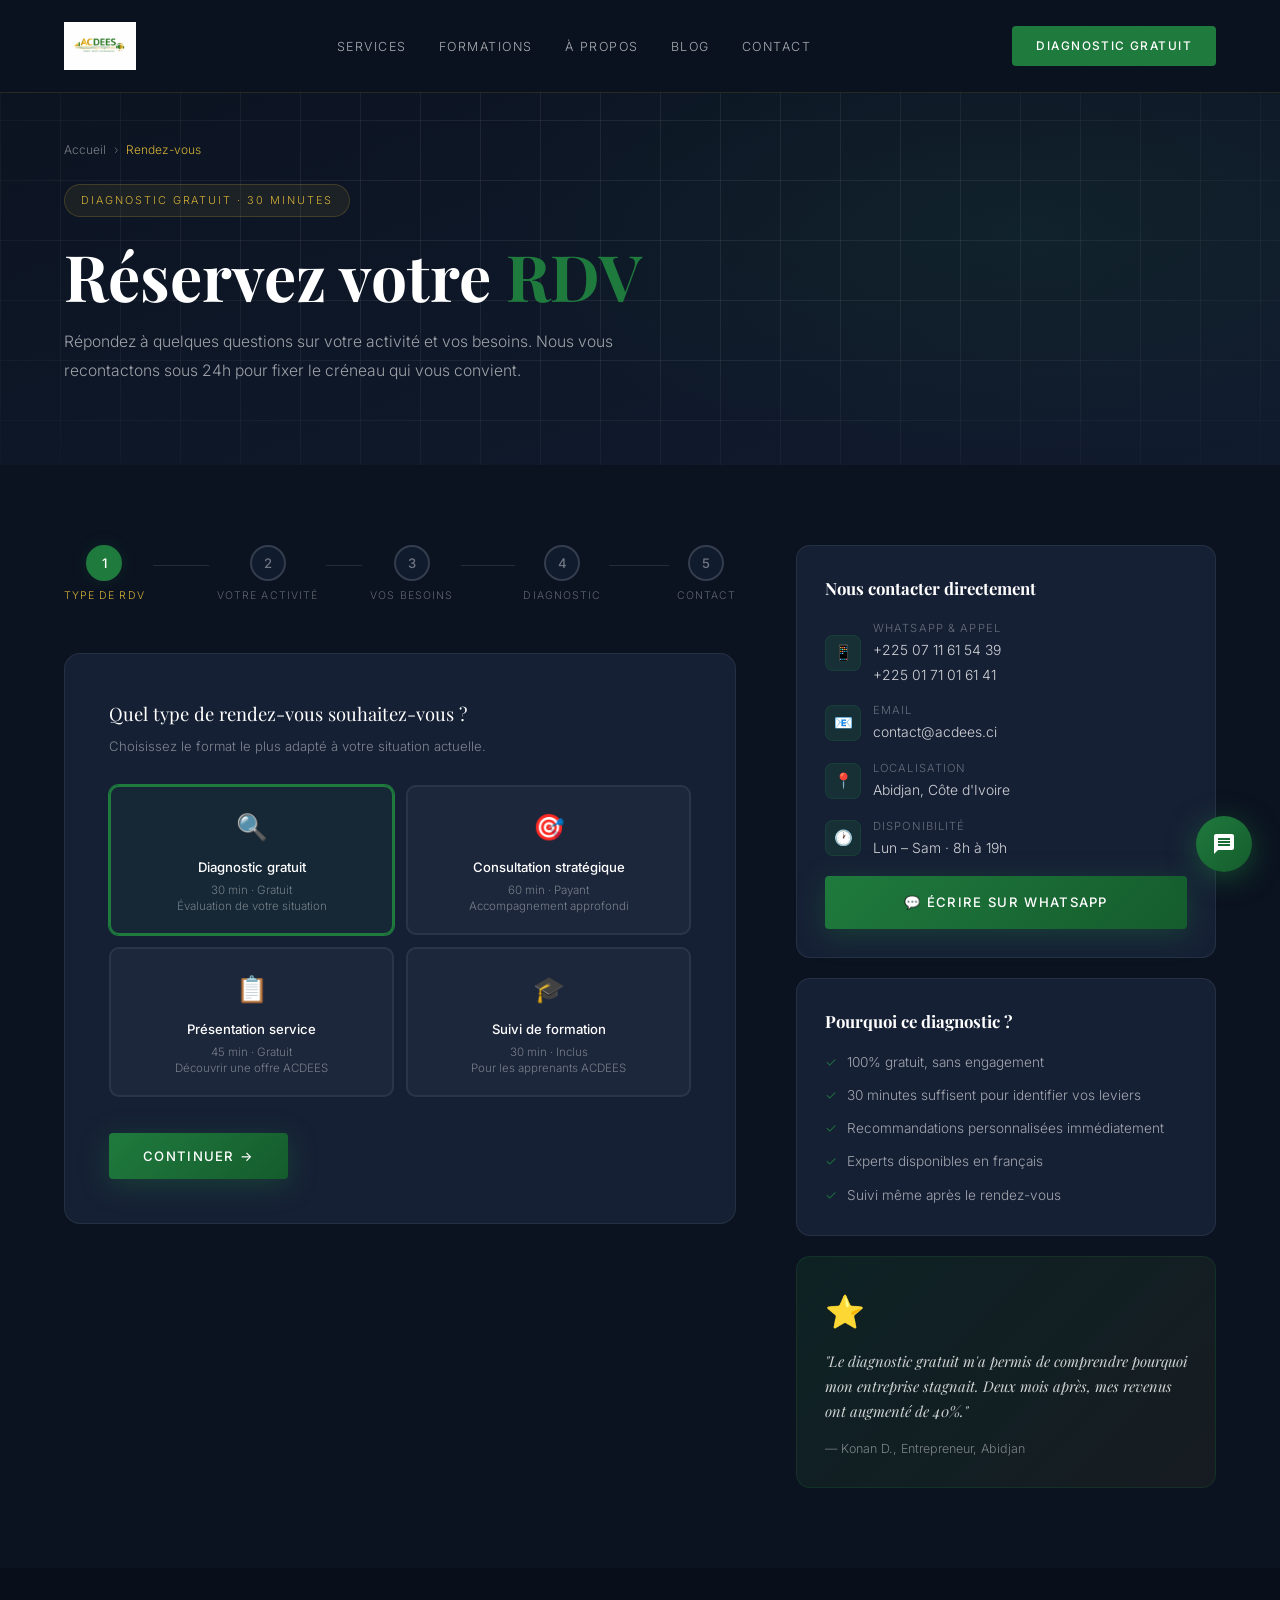
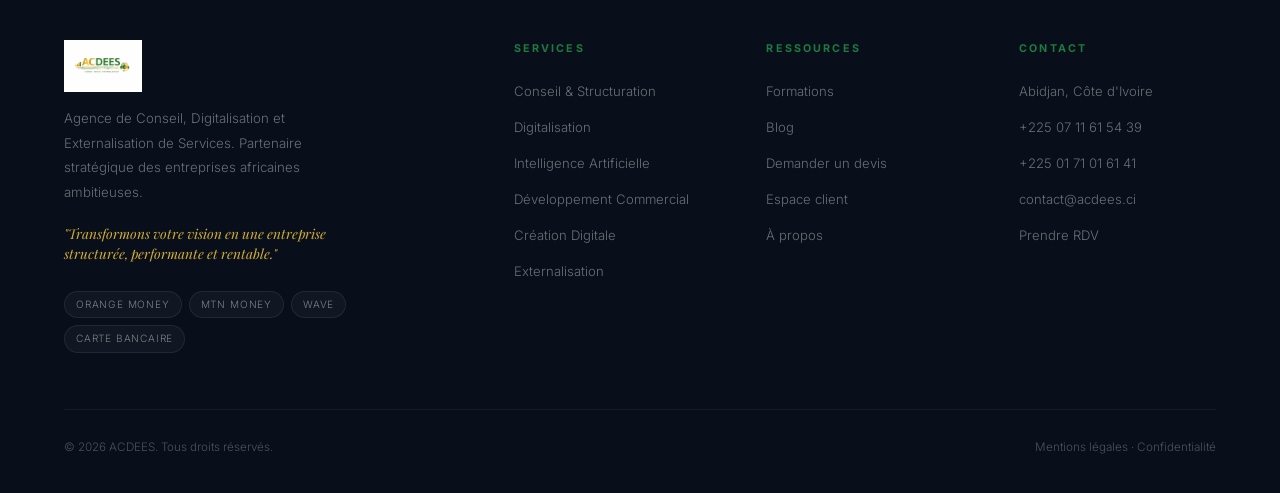
<file: rendez-vous.html>
<!DOCTYPE html>
<html lang="fr">
<head>
  <meta charset="UTF-8"/>
  <meta name="viewport" content="width=device-width, initial-scale=1.0"/>
  <title>Prendre RDV — ACDEES</title>
  <link href="https://fonts.googleapis.com/css2?family=Playfair+Display:ital,wght@0,600;0,700;1,400&family=Inter:wght@300;400;500;600&display=swap" rel="stylesheet"/>
  <link rel="stylesheet" href="shared.css"/>
  <style>
    .rdv-layout {
      display: grid; grid-template-columns: 1fr 420px; gap: 60px;
      padding: 80px 64px; max-width: 1300px; margin: 0 auto;
    }

    /* Stepper */
    .stepper { display: flex; gap: 0; margin-bottom: 48px; }
    .step-item {
      display: flex; align-items: center; flex: 1;
    }
    .step-item:last-child { flex: 0; }
    .step-circle-wrap { display: flex; flex-direction: column; align-items: center; gap: 6px; }
    .step-num {
      width: 36px; height: 36px; border-radius: 50%;
      border: 2px solid rgba(255,255,255,.15);
      display: flex; align-items: center; justify-content: center;
      font-size: .82rem; font-weight: 500; color: rgba(255,255,255,.4);
      transition: all .4s; background: var(--navy2);
    }
    .step-num.active { border-color: var(--green); color: var(--white); background: var(--green); box-shadow: 0 0 16px var(--green-glow); }
    .step-num.done { border-color: var(--gold); background: var(--gold); color: var(--navy); }
    .step-label { font-size: .66rem; letter-spacing: .1em; text-transform: uppercase; color: rgba(255,255,255,.35); white-space: nowrap; }
    .step-label.active { color: var(--gold); }
    .step-line { flex: 1; height: 1px; background: rgba(255,255,255,.1); margin: 0 8px; margin-bottom: 20px; transition: background .4s; }
    .step-line.done { background: var(--green); }

    /* Form card */
    .form-card {
      background: var(--surface); border: 1px solid var(--border);
      border-radius: 16px; padding: 44px;
    }
    .form-section { display: none; }
    .form-section.active { display: block; }

    .form-nav { display: flex; gap: 12px; margin-top: 36px; }

    /* Sidebar */
    .rdv-sidebar { display: flex; flex-direction: column; gap: 20px; }
    .sidebar-card {
      background: var(--surface); border: 1px solid var(--border);
      border-radius: 14px; padding: 28px;
    }
    .sidebar-card h3 {
      font-family: 'Playfair Display', serif; font-size: 1.05rem;
      margin-bottom: 16px; color: var(--white);
    }
    .contact-item { display: flex; align-items: center; gap: 12px; margin-bottom: 14px; }
    .contact-icon {
      width: 36px; height: 36px; flex-shrink: 0;
      background: var(--green-glow); border: 1px solid var(--border-green);
      border-radius: 8px; display: flex; align-items: center; justify-content: center;
      font-size: .95rem;
    }
    .contact-label { font-size: .7rem; letter-spacing: .1em; text-transform: uppercase; color: rgba(255,255,255,.35); }
    .contact-value { font-size: .87rem; color: rgba(255,255,255,.8); margin-top: 1px; }
    .contact-value a { color: rgba(255,255,255,.8); text-decoration: none; transition: color .3s; }
    .contact-value a:hover { color: var(--gold); }

    .why-rdv-list { list-style: none; display: flex; flex-direction: column; gap: 10px; }
    .why-rdv-list li {
      font-size: .85rem; color: rgba(255,255,255,.6);
      display: flex; gap: 10px; align-items: flex-start;
    }
    .why-rdv-list li::before { content: '✓'; color: var(--green); flex-shrink: 0; }

    .type-grid { display: grid; grid-template-columns: 1fr 1fr; gap: 12px; margin-bottom: 28px; }
    .type-card {
      background: rgba(255,255,255,.03); border: 2px solid var(--border);
      border-radius: 10px; padding: 18px 16px;
      cursor: pointer; transition: all .3s; text-align: center;
    }
    .type-card:hover, .type-card.selected {
      border-color: var(--green); background: rgba(31,122,61,.08);
    }
    .type-card.selected { box-shadow: 0 0 0 1px var(--green); }
    .type-icon { font-size: 1.6rem; margin-bottom: 8px; }
    .type-name { font-size: .82rem; font-weight: 500; color: var(--white); }
    .type-desc { font-size: .72rem; color: rgba(255,255,255,.4); margin-top: 4px; line-height: 1.4; }

    .score-bar {
      background: rgba(255,255,255,.06); border-radius: 100px;
      height: 6px; margin-top: 8px; overflow: hidden;
    }
    .score-fill { height: 100%; background: linear-gradient(to right, var(--green), var(--gold)); border-radius: 100px; transition: width .5s; }

    .success-box {
      text-align: center; padding: 48px 32px;
    }
    .success-icon { font-size: 4rem; margin-bottom: 20px; }
    .success-box h3 { font-family: 'Playfair Display', serif; font-size: 1.6rem; margin-bottom: 12px; }
    .success-box p { font-size: .9rem; color: rgba(255,255,255,.6); line-height: 1.8; max-width: 400px; margin: 0 auto 28px; }

    .range-wrap { display: flex; align-items: center; gap: 14px; }
    .range-wrap input[type=range] {
      flex: 1; accent-color: var(--green); height: 4px; cursor: pointer;
    }
    .range-val { min-width: 100px; font-size: .87rem; color: var(--gold); text-align: right; white-space: nowrap; }

    @media(max-width:1024px) { .rdv-layout { grid-template-columns: 1fr; } }
    @media(max-width:600px) {
      .rdv-layout { padding: 40px 16px; }
      .form-card { padding: 24px 18px; }
      .type-grid { grid-template-columns: 1fr; }
    }
  </style>
</head>
<body>
<div id="nav-placeholder"></div>

<div class="page-hero">
  <div class="page-hero-grid"></div>
  <div class="page-hero-inner">
    <div class="breadcrumb"><a href="index.html">Accueil</a> › <span>Rendez-vous</span></div>
    <div class="page-eyebrow">Diagnostic gratuit · 30 minutes</div>
    <h1 class="page-title">Réservez votre <span>RDV</span></h1>
    <p class="page-subtitle">Répondez à quelques questions sur votre activité et vos besoins. Nous vous recontactons sous 24h pour fixer le créneau qui vous convient.</p>
  </div>
</div>

<div class="rdv-layout">

  <!-- FORM -->
  <div>
    <!-- Stepper -->
    <div class="stepper" id="stepper">
      <div class="step-item">
        <div class="step-circle-wrap">
          <div class="step-num active" id="sn1">1</div>
          <div class="step-label active" id="sl1">Type de RDV</div>
        </div>
        <div class="step-line" id="sl-1"></div>
      </div>
      <div class="step-item">
        <div class="step-circle-wrap">
          <div class="step-num" id="sn2">2</div>
          <div class="step-label" id="sl2">Votre activité</div>
        </div>
        <div class="step-line" id="sl-2"></div>
      </div>
      <div class="step-item">
        <div class="step-circle-wrap">
          <div class="step-num" id="sn3">3</div>
          <div class="step-label" id="sl3">Vos besoins</div>
        </div>
        <div class="step-line" id="sl-3"></div>
      </div>
      <div class="step-item">
        <div class="step-circle-wrap">
          <div class="step-num" id="sn4">4</div>
          <div class="step-label" id="sl4">Diagnostic</div>
        </div>
        <div class="step-line" id="sl-4"></div>
      </div>
      <div class="step-item">
        <div class="step-circle-wrap">
          <div class="step-num" id="sn5">5</div>
          <div class="step-label" id="sl5">Contact</div>
        </div>
      </div>
    </div>

    <div class="form-card">
      <div id="alert" class="alert"></div>

      <!-- ÉTAPE 1 : TYPE -->
      <div class="form-section active" id="step1">
        <div class="form-step-title">Quel type de rendez-vous souhaitez-vous ?</div>
        <div class="form-step-desc">Choisissez le format le plus adapté à votre situation actuelle.</div>
        <div class="type-grid">
          <div class="type-card selected" onclick="selectType(this,'Diagnostic gratuit 30min')">
            <div class="type-icon">🔍</div>
            <div class="type-name">Diagnostic gratuit</div>
            <div class="type-desc">30 min · Gratuit<br>Évaluation de votre situation</div>
          </div>
          <div class="type-card" onclick="selectType(this,'Consultation stratégique')">
            <div class="type-icon">🎯</div>
            <div class="type-name">Consultation stratégique</div>
            <div class="type-desc">60 min · Payant<br>Accompagnement approfondi</div>
          </div>
          <div class="type-card" onclick="selectType(this,'Présentation de service')">
            <div class="type-icon">📋</div>
            <div class="type-name">Présentation service</div>
            <div class="type-desc">45 min · Gratuit<br>Découvrir une offre ACDEES</div>
          </div>
          <div class="type-card" onclick="selectType(this,'Suivi de formation')">
            <div class="type-icon">🎓</div>
            <div class="type-name">Suivi de formation</div>
            <div class="type-desc">30 min · Inclus<br>Pour les apprenants ACDEES</div>
          </div>
        </div>
        <input type="hidden" id="rdv_type" value="Diagnostic gratuit 30min"/>
        <div class="form-nav">
          <button class="btn-green" onclick="nextStep(1)">Continuer →</button>
        </div>
      </div>

      <!-- ÉTAPE 2 : ACTIVITÉ -->
      <div class="form-section" id="step2">
        <div class="form-step-title">Parlez-nous de votre activité</div>
        <div class="form-step-desc">Ces informations nous permettent de préparer un échange vraiment utile pour vous.</div>
        <div class="form-grid">
          <div class="form-group">
            <label class="form-label">Nom complet <span class="req">*</span></label>
            <input class="form-input" type="text" id="nom" placeholder="Jean-Baptiste Kouamé"/>
          </div>
          <div class="form-group">
            <label class="form-label">Nom de l'entreprise</label>
            <input class="form-input" type="text" id="entreprise" placeholder="Ma Société SARL"/>
          </div>
        </div>
        <div class="form-group">
          <label class="form-label">Secteur d'activité <span class="req">*</span></label>
          <select class="form-select" id="secteur">
            <option value="">Sélectionnez votre secteur</option>
            <option>Commerce / Distribution</option>
            <option>Services aux entreprises (B2B)</option>
            <option>Services aux particuliers (B2C)</option>
            <option>BTP / Construction</option>
            <option>Agroalimentaire / Agriculture</option>
            <option>Santé / Pharmacie</option>
            <option>Éducation / Formation</option>
            <option>Technologie / Informatique</option>
            <option>Finance / Assurance</option>
            <option>Transport / Logistique</option>
            <option>Hôtellerie / Restauration</option>
            <option>ONG / Association</option>
            <option>Autre</option>
          </select>
        </div>
        <div class="form-grid">
          <div class="form-group">
            <label class="form-label">Taille de l'entreprise</label>
            <select class="form-select" id="taille">
              <option value="">Sélectionner</option>
              <option>Solo / Freelance</option>
              <option>2–5 employés</option>
              <option>6–20 employés</option>
              <option>21–50 employés</option>
              <option>Plus de 50 employés</option>
            </select>
          </div>
          <div class="form-group">
            <label class="form-label">Ancienneté</label>
            <select class="form-select" id="anciennete">
              <option value="">Sélectionner</option>
              <option>Projet / Idée</option>
              <option>Moins d'1 an</option>
              <option>1 à 3 ans</option>
              <option>3 à 7 ans</option>
              <option>Plus de 7 ans</option>
            </select>
          </div>
        </div>
        <div class="form-group">
          <label class="form-label">Décrivez brièvement votre activité</label>
          <textarea class="form-textarea" id="activite_desc" rows="3" placeholder="Que faites-vous ? Qui sont vos clients ? Sur quel marché opérez-vous ?"></textarea>
        </div>
        <div class="form-nav">
          <button class="btn-outline" onclick="prevStep(2)">← Retour</button>
          <button class="btn-green" onclick="nextStep(2)">Continuer →</button>
        </div>
      </div>

      <!-- ÉTAPE 3 : BESOINS -->
      <div class="form-section" id="step3">
        <div class="form-step-title">Quels sont vos besoins prioritaires ?</div>
        <div class="form-step-desc">Sélectionnez tout ce qui correspond à votre situation actuelle.</div>
        <div class="form-group">
          <label class="form-label">Service(s) recherché(s) <span class="req">*</span></label>
          <div class="form-radio-group" id="services_check">
            <label class="form-radio"><input type="checkbox" value="Conseil & Structuration"/><span>🏛️ Conseil & Structuration — Organiser et clarifier ma stratégie</span></label>
            <label class="form-radio"><input type="checkbox" value="Digitalisation & Automatisation"/><span>⚡ Digitalisation — Automatiser mes processus et gagner en efficacité</span></label>
            <label class="form-radio"><input type="checkbox" value="Intelligence Artificielle"/><span>🤖 Intelligence Artificielle — Intégrer l'IA dans mon entreprise</span></label>
            <label class="form-radio"><input type="checkbox" value="Développement Commercial"/><span>📈 Développement Commercial — Générer plus de clients et de revenus</span></label>
            <label class="form-radio"><input type="checkbox" value="Création Digitale"/><span>💻 Création Digitale — Site web, app ou boutique en ligne</span></label>
            <label class="form-radio"><input type="checkbox" value="Externalisation"/><span>🔄 Externalisation — Déléguer des fonctions support</span></label>
            <label class="form-radio"><input type="checkbox" value="Marketing Digital"/><span>🎨 Marketing Digital — Image de marque et contenu</span></label>
            <label class="form-radio"><input type="checkbox" value="Maintenance Informatique"/><span>🖥️ Maintenance Informatique — Gérer mon parc IT</span></label>
          </div>
        </div>
        <div class="form-group" style="margin-top:24px;">
          <label class="form-label">Budget mensuel envisagé</label>
          <div class="range-wrap">
            <input type="range" id="budget_range" min="0" max="5" value="1" oninput="updateBudget(this.value)"/>
            <div class="range-val" id="budget_display">50 000 – 150 000 FCFA</div>
          </div>
          <input type="hidden" id="budget" value="50 000 – 150 000 FCFA"/>
          <div class="score-bar"><div class="score-fill" id="budget_fill" style="width:20%"></div></div>
        </div>
        <div class="form-group">
          <label class="form-label">Délai de mise en œuvre souhaité</label>
          <select class="form-select" id="delai">
            <option value="">Sélectionner</option>
            <option>Le plus tôt possible (urgent)</option>
            <option>Dans le mois</option>
            <option>Dans les 3 prochains mois</option>
            <option>Dans les 6 prochains mois</option>
            <option>Pas de délai précis — exploration</option>
          </select>
        </div>
        <div class="form-nav">
          <button class="btn-outline" onclick="prevStep(3)">← Retour</button>
          <button class="btn-green" onclick="nextStep(3)">Continuer →</button>
        </div>
      </div>

      <!-- ÉTAPE 4 : DIAGNOSTIC -->
      <div class="form-section" id="step4">
        <div class="form-step-title">Questions de diagnostic</div>
        <div class="form-step-desc">Ces questions nous permettent de préparer des recommandations personnalisées avant même notre premier échange.</div>

        <div class="form-group">
          <label class="form-label">Quel est votre principal frein de croissance actuellement ? <span class="req">*</span></label>
          <div class="form-radio-group">
            <label class="form-radio"><input type="radio" name="frein" value="Manque de clients"/><span>Manque de clients / prospection insuffisante</span></label>
            <label class="form-radio"><input type="radio" name="frein" value="Organisation interne"/><span>Organisation interne chaotique / processus non définis</span></label>
            <label class="form-radio"><input type="radio" name="frein" value="Manque de visibilité digitale"/><span>Manque de visibilité et de présence digitale</span></label>
            <label class="form-radio"><input type="radio" name="frein" value="Équipe & recrutement"/><span>Problèmes d'équipe, de recrutement ou de délégation</span></label>
            <label class="form-radio"><input type="radio" name="frein" value="Trésorerie & finances"/><span>Trésorerie tendue ou problèmes financiers</span></label>
            <label class="form-radio"><input type="radio" name="frein" value="Autre frein"/><span>Autre raison</span></label>
          </div>
        </div>

        <div class="form-group">
          <label class="form-label">Avez-vous déjà tenté des solutions pour résoudre ce frein ?</label>
          <div class="form-radio-group">
            <label class="form-radio"><input type="radio" name="tentatives" value="Non, c'est la première démarche"/><span>Non, c'est la première fois que j'entreprends une démarche</span></label>
            <label class="form-radio"><input type="radio" name="tentatives" value="Oui, sans succès"/><span>Oui, mais sans résultat satisfaisant</span></label>
            <label class="form-radio"><input type="radio" name="tentatives" value="Oui, avec succès partiel"/><span>Oui, avec des résultats partiels</span></label>
          </div>
        </div>

        <div class="form-group">
          <label class="form-label">Comment gérez-vous actuellement votre relation client ?</label>
          <select class="form-select" id="gestion_client">
            <option value="">Sélectionner</option>
            <option>Cahier / agenda papier</option>
            <option>Excel / Google Sheets</option>
            <option>WhatsApp uniquement</option>
            <option>CRM (précisez dans la description)</option>
            <option>Aucune gestion formalisée</option>
          </select>
        </div>

        <div class="form-group">
          <label class="form-label">Quel résultat concret attendez-vous de notre collaboration ?</label>
          <textarea class="form-textarea" id="resultat_attendu" rows="3" placeholder="Ex. : Augmenter mon CA de 30% en 6 mois, structurer mes processus pour pouvoir déléguer, lancer ma boutique en ligne..."></textarea>
        </div>

        <div class="form-group">
          <label class="form-label">Informations supplémentaires (optionnel)</label>
          <textarea class="form-textarea" id="infos_plus" rows="2" placeholder="Tout ce qui pourrait nous aider à préparer un échange de qualité..."></textarea>
        </div>
        <div class="form-nav">
          <button class="btn-outline" onclick="prevStep(4)">← Retour</button>
          <button class="btn-green" onclick="nextStep(4)">Continuer →</button>
        </div>
      </div>

      <!-- ÉTAPE 5 : CONTACT -->
      <div class="form-section" id="step5">
        <div class="form-step-title">Vos coordonnées de contact</div>
        <div class="form-step-desc">Pour vous recontacter et confirmer votre rendez-vous.</div>
        <div class="form-grid">
          <div class="form-group">
            <label class="form-label">Téléphone / WhatsApp <span class="req">*</span></label>
            <input class="form-input" type="tel" id="telephone" placeholder="+225 07 00 00 00 00"/>
          </div>
          <div class="form-group">
            <label class="form-label">Email <span class="req">*</span></label>
            <input class="form-input" type="email" id="email" placeholder="vous@exemple.com"/>
          </div>
        </div>
        <div class="form-group">
          <label class="form-label">Ville / Pays</label>
          <input class="form-input" type="text" id="ville" placeholder="Abidjan, Côte d'Ivoire"/>
        </div>
        <div class="form-group">
          <label class="form-label">Moyen de contact préféré</label>
          <div class="form-radio-group" style="flex-direction:row;flex-wrap:wrap;">
            <label class="form-radio" style="flex:1;min-width:140px;"><input type="radio" name="contact_pref" value="WhatsApp" checked/><span>📱 WhatsApp</span></label>
            <label class="form-radio" style="flex:1;min-width:140px;"><input type="radio" name="contact_pref" value="Appel téléphonique"/><span>📞 Appel</span></label>
            <label class="form-radio" style="flex:1;min-width:140px;"><input type="radio" name="contact_pref" value="Email"/><span>📧 Email</span></label>
            <label class="form-radio" style="flex:1;min-width:140px;"><input type="radio" name="contact_pref" value="Visio (Zoom/Meet)"/><span>💻 Visio</span></label>
          </div>
        </div>
        <div class="form-group">
          <label class="form-label">Créneaux disponibles (optionnel)</label>
          <input class="form-input" type="text" id="creneaux" placeholder="Ex. : Lundi & mercredi matin, après 17h en semaine..."/>
        </div>
        <div class="form-group">
          <div class="form-check">
            <input type="checkbox" id="consent"/>
            <span>J'accepte que mes données soient utilisées par ACDEES pour traiter ma demande de rendez-vous, conformément à la <a href="confidentialite.html">politique de confidentialité</a>.</span>
          </div>
        </div>
        <div class="form-nav">
          <button class="btn-outline" onclick="prevStep(5)">← Retour</button>
          <button class="btn-green" id="submit-btn" onclick="submitForm()">Confirmer ma demande ✓</button>
        </div>
      </div>

      <!-- SUCCÈS -->
      <div class="form-section" id="step-success">
        <div class="success-box">
          <div class="success-icon">✅</div>
          <h3>Demande envoyée avec succès !</h3>
          <p>Merci <strong id="success-name"></strong> ! Notre équipe vous recontacte sous <strong>24 heures ouvrables</strong> pour confirmer votre rendez-vous.</p>
          <p style="margin-top:10px;font-size:.82rem;color:rgba(255,255,255,.4);">En attendant, vous pouvez nous contacter directement sur WhatsApp pour un retour immédiat.</p>
          <div style="display:flex;gap:12px;justify-content:center;margin-top:28px;flex-wrap:wrap;">
            <a href="https://wa.me/2250711615439" class="btn-green" target="_blank">💬 WhatsApp</a>
            <a href="index.html" class="btn-outline">Retour à l'accueil</a>
          </div>
        </div>
      </div>
    </div>
  </div>

  <!-- SIDEBAR -->
  <div class="rdv-sidebar">
    <div class="sidebar-card">
      <h3>Nous contacter directement</h3>
      <div class="contact-item">
        <div class="contact-icon">📱</div>
        <div>
          <div class="contact-label">WhatsApp & Appel</div>
          <div class="contact-value"><a href="tel:+2250711615439">+225 07 11 61 54 39</a></div>
          <div class="contact-value"><a href="tel:+2250171016141">+225 01 71 01 61 41</a></div>
        </div>
      </div>
      <div class="contact-item">
        <div class="contact-icon">📧</div>
        <div>
          <div class="contact-label">Email</div>
          <div class="contact-value"><a href="mailto:contact@acdees.ci">contact@acdees.ci</a></div>
        </div>
      </div>
      <div class="contact-item">
        <div class="contact-icon">📍</div>
        <div>
          <div class="contact-label">Localisation</div>
          <div class="contact-value">Abidjan, Côte d'Ivoire</div>
        </div>
      </div>
      <div class="contact-item">
        <div class="contact-icon">🕐</div>
        <div>
          <div class="contact-label">Disponibilité</div>
          <div class="contact-value">Lun – Sam · 8h à 19h</div>
        </div>
      </div>
      <a href="https://wa.me/2250711615439?text=Bonjour%20ACDEES%2C%20je%20souhaite%20prendre%20un%20rendez-vous." class="btn-green" target="_blank" style="display:block;text-align:center;margin-top:16px;">💬 Écrire sur WhatsApp</a>
    </div>

    <div class="sidebar-card">
      <h3>Pourquoi ce diagnostic ?</h3>
      <ul class="why-rdv-list">
        <li>100% gratuit, sans engagement</li>
        <li>30 minutes suffisent pour identifier vos leviers</li>
        <li>Recommandations personnalisées immédiatement</li>
        <li>Experts disponibles en français</li>
        <li>Suivi même après le rendez-vous</li>
      </ul>
    </div>

    <div class="sidebar-card" style="background:linear-gradient(135deg,rgba(31,122,61,.15),rgba(212,175,55,.06));border-color:var(--border-green);">
      <div style="font-size:2rem;margin-bottom:10px;">⭐</div>
      <p style="font-family:'Playfair Display',serif;font-style:italic;font-size:.92rem;color:rgba(255,255,255,.8);line-height:1.7;">
        "Le diagnostic gratuit m'a permis de comprendre pourquoi mon entreprise stagnait. Deux mois après, mes revenus ont augmenté de 40%."
      </p>
      <div style="margin-top:14px;font-size:.78rem;color:rgba(255,255,255,.45);">— Konan D., Entrepreneur, Abidjan</div>
    </div>
  </div>
</div>

<div id="footer-placeholder"></div>

<script src="shared.js"></script>
<script>
  document.getElementById('nav-placeholder').innerHTML = ACDEES.nav();
  document.getElementById('footer-placeholder').innerHTML = ACDEES.footer();

  let currentStep = 1;
  const totalSteps = 5;
  const budgetLabels = [
    'Moins de 50 000 FCFA',
    '50 000 – 150 000 FCFA',
    '150 000 – 500 000 FCFA',
    '500 000 – 1 500 000 FCFA',
    '1 500 000 – 5 000 000 FCFA',
    'Plus de 5 000 000 FCFA'
  ];

  function selectType(el, val) {
    document.querySelectorAll('.type-card').forEach(c => c.classList.remove('selected'));
    el.classList.add('selected');
    document.getElementById('rdv_type').value = val;
  }

  function updateBudget(v) {
    const label = budgetLabels[v];
    document.getElementById('budget_display').textContent = label;
    document.getElementById('budget').value = label;
    document.getElementById('budget_fill').style.width = (v / 5 * 100) + '%';
  }

  function updateStepper(step) {
    for (let i = 1; i <= totalSteps; i++) {
      const sn = document.getElementById('sn' + i);
      const sl = document.getElementById('sl' + i);
      if (i < step) { sn.className = 'step-num done'; sn.textContent = '✓'; }
      else if (i === step) { sn.className = 'step-num active'; sn.textContent = i; }
      else { sn.className = 'step-num'; sn.textContent = i; }
      if (sl) { sl.className = 'step-label' + (i === step ? ' active' : ''); }
    }
    for (let i = 1; i <= 4; i++) {
      const line = document.getElementById('sl-' + i);
      if (line) line.className = 'step-line' + (i < step ? ' done' : '');
    }
  }

  function showStep(s) {
    document.querySelectorAll('.form-section').forEach(el => el.classList.remove('active'));
    document.getElementById('step' + s)?.classList.add('active');
    updateStepper(s);
    currentStep = s;
    window.scrollTo({ top: 200, behavior: 'smooth' });
  }

  function showAlert(msg, type) {
    const a = document.getElementById('alert');
    a.textContent = msg;
    a.className = 'alert alert-' + type;
    a.style.display = 'block';
    setTimeout(() => { a.style.display = 'none'; }, 5000);
  }

  function nextStep(from) {
    // Validations
    if (from === 2) {
      if (!document.getElementById('nom').value.trim()) { showAlert('Veuillez entrer votre nom.', 'error'); return; }
      if (!document.getElementById('secteur').value) { showAlert('Veuillez sélectionner votre secteur.', 'error'); return; }
    }
    if (from === 3) {
      const checked = document.querySelectorAll('#services_check input:checked');
      if (checked.length === 0) { showAlert('Veuillez sélectionner au moins un service.', 'error'); return; }
    }
    if (from === 4) {
      if (!document.querySelector('input[name="frein"]:checked')) { showAlert('Veuillez sélectionner votre principal frein.', 'error'); return; }
    }
    showStep(from + 1);
  }

  function prevStep(from) { showStep(from - 1); }

  function submitForm() {
    const tel = document.getElementById('telephone').value.trim();
    const email = document.getElementById('email').value.trim();
    const consent = document.getElementById('consent').checked;
    if (!tel) { showAlert('Veuillez entrer votre numéro de téléphone.', 'error'); return; }
    if (!email || !email.includes('@')) { showAlert('Veuillez entrer une adresse email valide.', 'error'); return; }
    if (!consent) { showAlert('Veuillez accepter la politique de confidentialité.', 'error'); return; }

    const btn = document.getElementById('submit-btn');
    btn.textContent = 'Envoi en cours...';
    btn.disabled = true;

    // Collect data
    const services = [...document.querySelectorAll('#services_check input:checked')].map(i => i.value).join(', ');
    const data = {
      type: document.getElementById('rdv_type').value,
      nom: document.getElementById('nom').value,
      entreprise: document.getElementById('entreprise').value,
      secteur: document.getElementById('secteur').value,
      taille: document.getElementById('taille').value,
      anciennete: document.getElementById('anciennete').value,
      activite: document.getElementById('activite_desc').value,
      services,
      budget: document.getElementById('budget').value,
      delai: document.getElementById('delai').value,
      frein: document.querySelector('input[name="frein"]:checked')?.value || '',
      tentatives: document.querySelector('input[name="tentatives"]:checked')?.value || '',
      gestion_client: document.getElementById('gestion_client').value,
      resultat: document.getElementById('resultat_attendu').value,
      telephone: tel,
      email,
      ville: document.getElementById('ville').value,
      contact_pref: document.querySelector('input[name="contact_pref"]:checked')?.value || '',
      creneaux: document.getElementById('creneaux').value,
      date: new Date().toLocaleDateString('fr-FR')
    };

    // Store locally for demo
    localStorage.setItem('rdv_' + Date.now(), JSON.stringify(data));

    setTimeout(() => {
      document.querySelectorAll('.form-section').forEach(el => el.classList.remove('active'));
      document.getElementById('step-success').classList.add('active');
      document.getElementById('success-name').textContent = data.nom.split(' ')[0];
      document.getElementById('stepper').style.display = 'none';
    }, 1000);
  }
</script>
</body>
</html>
</file>
<file: shared.css>
/* ── ACDEES SHARED STYLES ── */
*, *::before, *::after { box-sizing: border-box; margin: 0; padding: 0; }

:root {
  --green:      #1F7A3D;
  --green-dark: #155C2D;
  --green-glow: rgba(31,122,61,.18);
  --gold:       #D4AF37;
  --gold-dim:   #9B7E22;
  --gold-light: rgba(212,175,55,.15);
  --navy:       #0B1320;
  --navy2:      #111B2E;
  --surface:    #162035;
  --surface2:   #1C2840;
  --light-bg:   #F5F7FA;
  --text-main:  #1E293B;
  --text-muted: #64748B;
  --white:      #FFFFFF;
  --border:     rgba(255,255,255,.07);
  --border-gold:rgba(212,175,55,.15);
  --border-green:rgba(31,122,61,.2);
}

html { scroll-behavior: smooth; }
body {
  background: var(--navy);
  color: var(--white);
  font-family: 'Inter', sans-serif;
  font-weight: 300;
  line-height: 1.7;
  overflow-x: hidden;
}

/* ── NAV ── */
nav {
  position: fixed; top: 0; left: 0; right: 0; z-index: 200;
  display: flex; justify-content: space-between; align-items: center;
  padding: 22px 64px;
  background: rgba(11,19,32,.97);
  border-bottom: 1px solid var(--border-gold);
  transition: all .3s;
}
.logo { display: flex; align-items: center; gap: 12px; text-decoration: none; }
.logo img { height: 48px; width: auto; object-fit: contain; }
.logo-mark {
  width: 38px; height: 38px;
  background: linear-gradient(135deg, var(--green), var(--green-dark));
  border-radius: 8px;
  display: flex; align-items: center; justify-content: center;
  font-family: 'Playfair Display', serif;
  font-weight: 700; font-size: .9rem;
  color: var(--gold);
  box-shadow: 0 0 18px var(--green-glow);
}
.logo-text { font-family: 'Playfair Display', serif; font-size: 1.3rem; font-weight: 700; letter-spacing: .08em; color: var(--white); }
.logo-text span { color: var(--gold); }
.nav-links { display: flex; gap: 32px; list-style: none; }
.nav-links a { color: rgba(255,255,255,.65); text-decoration: none; font-size: .78rem; letter-spacing: .12em; text-transform: uppercase; transition: color .3s; }
.nav-links a:hover, .nav-links a.active { color: var(--gold); }
.nav-cta {
  background: var(--green); color: var(--white);
  font-size: .74rem; font-weight: 500; letter-spacing: .12em; text-transform: uppercase;
  padding: 10px 24px; border-radius: 4px; text-decoration: none;
  transition: background .3s, transform .3s;
}
.nav-cta:hover { background: var(--green-dark); transform: translateY(-2px); }

/* ── PAGE HERO ── */
.page-hero {
  padding: 140px 64px 80px;
  background: linear-gradient(160deg, var(--navy) 0%, var(--navy2) 100%);
  position: relative; overflow: hidden;
}
.page-hero::before {
  content: '';
  position: absolute; inset: 0;
  background: radial-gradient(ellipse 60% 70% at 80% 50%, rgba(31,122,61,.1), transparent 70%);
}
.page-hero-grid {
  position: absolute; inset: 0;
  background-image: linear-gradient(var(--border) 1px, transparent 1px), linear-gradient(90deg, var(--border) 1px, transparent 1px);
  background-size: 60px 60px;
  mask-image: radial-gradient(ellipse 80% 80% at 50% 50%, black 30%, transparent 100%);
}
.page-hero-inner { position: relative; z-index: 2; max-width: 800px; }
.page-eyebrow {
  display: inline-flex; align-items: center; gap: 8px;
  background: rgba(212,175,55,.08); border: 1px solid rgba(212,175,55,.2);
  padding: 6px 16px; border-radius: 100px;
  font-size: .68rem; letter-spacing: .18em; text-transform: uppercase; color: var(--gold);
  margin-bottom: 24px;
}
.page-title { font-family: 'Playfair Display', serif; font-size: clamp(2.2rem, 5vw, 4rem); font-weight: 700; line-height: 1.1; }
.page-title span { color: var(--green); }
.page-subtitle { margin-top: 16px; font-size: .98rem; color: rgba(255,255,255,.6); max-width: 580px; line-height: 1.85; }
.green-divider { width: 48px; height: 2px; background: linear-gradient(to right, var(--green), var(--gold)); margin: 28px 0; border-radius: 2px; }

/* ── BUTTONS ── */
.btn-green {
  display: inline-block;
  background: linear-gradient(135deg, var(--green), var(--green-dark));
  color: var(--white); font-size: .82rem; font-weight: 500;
  letter-spacing: .1em; text-transform: uppercase;
  padding: 15px 34px; border-radius: 4px; text-decoration: none;
  box-shadow: 0 6px 28px rgba(31,122,61,.35);
  transition: transform .3s, box-shadow .3s;
  border: none; cursor: pointer; font-family: 'Inter', sans-serif;
}
.btn-green:hover { transform: translateY(-3px); box-shadow: 0 10px 36px rgba(31,122,61,.5); }
.btn-gold {
  display: inline-block;
  background: var(--gold); color: var(--navy);
  font-size: .82rem; font-weight: 600;
  letter-spacing: .1em; text-transform: uppercase;
  padding: 15px 34px; border-radius: 4px; text-decoration: none;
  transition: opacity .3s, transform .3s;
  border: none; cursor: pointer; font-family: 'Inter', sans-serif;
}
.btn-gold:hover { opacity: .88; transform: translateY(-2px); }
.btn-outline {
  display: inline-block;
  color: var(--gold); font-size: .82rem; font-weight: 500;
  letter-spacing: .1em; text-transform: uppercase;
  padding: 14px 32px; border-radius: 4px;
  border: 1px solid rgba(212,175,55,.4); text-decoration: none;
  transition: background .3s, border-color .3s;
  background: transparent; cursor: pointer; font-family: 'Inter', sans-serif;
}
.btn-outline:hover { background: rgba(212,175,55,.08); border-color: var(--gold); }

/* ── SECTION ── */
.section { padding: 100px 64px; }
.section-alt { background: var(--navy2); }
.section-eyebrow { font-size: .68rem; letter-spacing: .22em; text-transform: uppercase; color: var(--gold); margin-bottom: 14px; }
.section-title { font-family: 'Playfair Display', serif; font-size: clamp(1.8rem, 3vw, 2.8rem); font-weight: 700; line-height: 1.15; }
.section-title span { color: var(--green); }

/* ── FORMS ── */
.form-group { margin-bottom: 24px; }
.form-label { display: block; font-size: .78rem; letter-spacing: .1em; text-transform: uppercase; color: rgba(255,255,255,.6); margin-bottom: 8px; }
.form-label .req { color: var(--gold); margin-left: 3px; }
.form-input, .form-select, .form-textarea {
  width: 100%;
  background: rgba(255,255,255,.04);
  border: 1px solid var(--border);
  border-radius: 6px;
  color: var(--white);
  font-family: 'Inter', sans-serif;
  font-size: .9rem;
  font-weight: 300;
  padding: 13px 16px;
  transition: border-color .3s, background .3s;
  outline: none;
  appearance: none;
}
.form-input:focus, .form-select:focus, .form-textarea:focus {
  border-color: var(--green);
  background: rgba(31,122,61,.06);
}
.form-input::placeholder, .form-textarea::placeholder { color: rgba(255,255,255,.25); }
.form-select option { background: var(--navy2); color: var(--white); }
.form-textarea { resize: vertical; min-height: 120px; }
.form-grid { display: grid; grid-template-columns: 1fr 1fr; gap: 20px; }
.form-radio-group { display: flex; flex-direction: column; gap: 10px; }
.form-radio {
  display: flex; align-items: center; gap: 12px;
  background: rgba(255,255,255,.03); border: 1px solid var(--border);
  border-radius: 6px; padding: 12px 16px; cursor: pointer;
  transition: border-color .3s, background .3s;
}
.form-radio:hover { border-color: var(--border-green); background: rgba(31,122,61,.05); }
.form-radio input { accent-color: var(--green); width: 16px; height: 16px; cursor: pointer; }
.form-radio span { font-size: .87rem; color: rgba(255,255,255,.75); }
.form-check { display: flex; align-items: flex-start; gap: 12px; }
.form-check input { accent-color: var(--green); width: 16px; height: 16px; margin-top: 2px; flex-shrink: 0; cursor: pointer; }
.form-check span { font-size: .82rem; color: rgba(255,255,255,.55); line-height: 1.6; }
.form-check a { color: var(--gold); text-decoration: none; }
.form-note { font-size: .75rem; color: rgba(255,255,255,.35); margin-top: 6px; }
.form-step-title { font-family: 'Playfair Display', serif; font-size: 1.15rem; color: var(--white); margin-bottom: 6px; }
.form-step-desc { font-size: .82rem; color: rgba(255,255,255,.45); margin-bottom: 28px; line-height: 1.6; }

/* ── CARDS ── */
.card {
  background: var(--surface);
  border: 1px solid var(--border);
  border-radius: 14px;
  overflow: hidden;
  transition: transform .35s, box-shadow .35s, border-color .35s;
}
.card:hover { transform: translateY(-5px); box-shadow: 0 20px 60px rgba(0,0,0,.3); border-color: var(--border-green); }

/* ── TAGS ── */
.tag { font-size: .65rem; letter-spacing: .1em; text-transform: uppercase; color: var(--green); background: var(--green-glow); border: 1px solid var(--border-green); padding: 4px 10px; border-radius: 100px; }
.tag-gold { font-size: .65rem; letter-spacing: .1em; text-transform: uppercase; color: var(--gold); background: var(--gold-light); border: 1px solid var(--border-gold); padding: 4px 10px; border-radius: 100px; }

/* ── CHATBOT BUBBLE ── */
.chatbot-bubble {
  position: fixed; bottom: 28px; right: 28px; z-index: 999;
  width: 56px; height: 56px;
  background: linear-gradient(135deg, var(--green), var(--green-dark));
  border-radius: 50%; display: flex; align-items: center; justify-content: center;
  cursor: pointer; box-shadow: 0 6px 28px rgba(31,122,61,.5);
  transition: transform .3s; text-decoration: none;
}
.chatbot-bubble:hover { transform: scale(1.1); }
.chatbot-bubble svg { width: 24px; height: 24px; fill: white; }

/* ── FOOTER ── */
footer { background: #080E1A; padding: 72px 64px 36px; }
.footer-top { display: grid; grid-template-columns: 2fr 1fr 1fr 1fr; gap: 56px; padding-bottom: 56px; border-bottom: 1px solid rgba(255,255,255,.06); }
.footer-brand p { font-size: .83rem; color: rgba(255,255,255,.4); line-height: 1.85; margin-top: 14px; max-width: 300px; }
.footer-slogan { margin-top: 18px; font-family: 'Playfair Display', serif; font-style: italic; font-size: .85rem; color: var(--gold); line-height: 1.5; }
.footer-col h4 { font-size: .67rem; letter-spacing: .2em; text-transform: uppercase; color: var(--green); margin-bottom: 18px; }
.footer-col ul { list-style: none; }
.footer-col ul li { margin-bottom: 9px; }
.footer-col ul a { color: rgba(255,255,255,.4); font-size: .82rem; text-decoration: none; transition: color .3s; }
.footer-col ul a:hover { color: var(--gold); }
.footer-payments { margin-top: 28px; display: flex; gap: 7px; flex-wrap: wrap; }
.payment-chip { font-size: .63rem; letter-spacing: .08em; text-transform: uppercase; background: rgba(255,255,255,.04); border: 1px solid rgba(255,255,255,.07); padding: 4px 11px; border-radius: 100px; color: rgba(255,255,255,.45); }
.footer-bottom { padding-top: 28px; display: flex; justify-content: space-between; align-items: center; font-size: .73rem; color: rgba(255,255,255,.28); }

/* ── ALERT / TOAST ── */
.alert { padding: 16px 20px; border-radius: 8px; font-size: .85rem; margin-bottom: 20px; display: none; }
.alert-success { background: rgba(31,122,61,.15); border: 1px solid rgba(31,122,61,.3); color: #6ee7a0; }
.alert-error { background: rgba(220,38,38,.1); border: 1px solid rgba(220,38,38,.25); color: #fca5a5; }

/* ── BREADCRUMB ── */
.breadcrumb { display: flex; align-items: center; gap: 8px; font-size: .75rem; color: rgba(255,255,255,.35); margin-bottom: 24px; }
.breadcrumb a { color: rgba(255,255,255,.45); text-decoration: none; transition: color .3s; }
.breadcrumb a:hover { color: var(--gold); }
.breadcrumb span { color: var(--gold); }

/* ── REVEAL ── */
.reveal { opacity: 0; transform: translateY(24px); transition: opacity .8s cubic-bezier(.16,1,.3,1), transform .8s cubic-bezier(.16,1,.3,1); }
.reveal.visible { opacity: 1; transform: none; }

/* ── RESPONSIVE ── */
@media (max-width: 900px) {
  nav { padding: 16px 20px; }
  .nav-links { display: none; }
  .page-hero { padding: 110px 20px 60px; }
  .section { padding: 70px 20px; }
  .form-grid { grid-template-columns: 1fr; }
  .footer-top { grid-template-columns: 1fr 1fr; }
}
@media (max-width: 600px) {
  .footer-top { grid-template-columns: 1fr; }
  footer { padding: 56px 20px 28px; }
}
</file>
